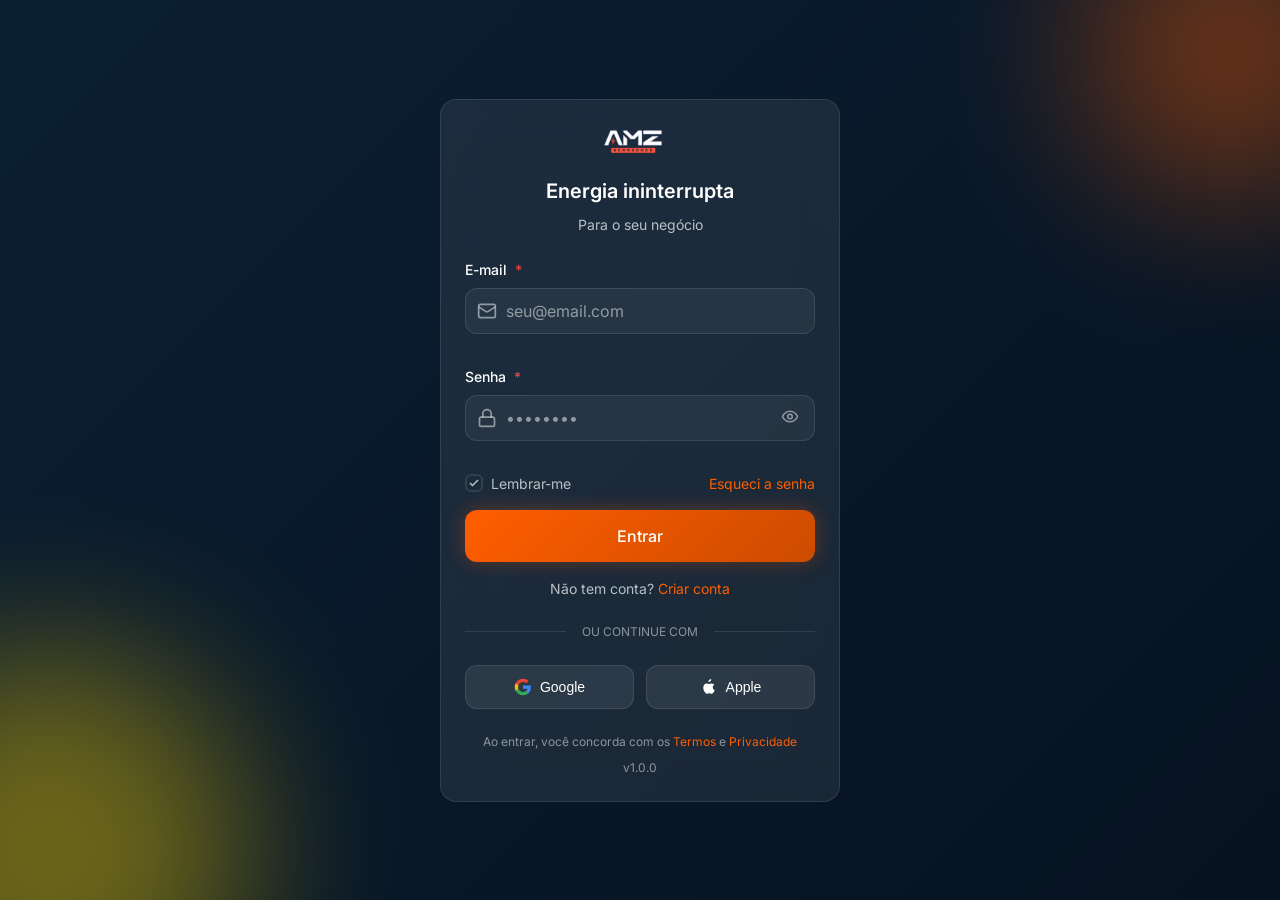
<file: index.html>
<!DOCTYPE html>
<html lang="pt-BR">
<head>
  <meta charset="UTF-8">
  <meta name="viewport" content="width=device-width, initial-scale=1.0, maximum-scale=5.0">
  <meta name="theme-color" content="#0B1F33">
  <meta name="description" content="AMZ App - Sistema de Gerenciamento de Geradores">
  <title>Login - AMZ App</title>
  <link rel="manifest" href="./manifest.json">
  <link rel="icon" type="image/svg+xml" href="./assets/icons/logoamz.png">
  <link rel="preconnect" href="https://fonts.googleapis.com">
  <link rel="preconnect" href="https://fonts.gstatic.com" crossorigin>
  <link href="https://fonts.googleapis.com/css2?family=Inter:wght@300;400;500;600;700&display=swap" rel="stylesheet">
  <link rel="stylesheet" href="./css/styles.css">
</head>
<body>
  <main class="login-page">
    <div class="login-card">

      <header class="login-header">
        <div class="login-logo">
          <div class="navbar-brand-icon">
            <img src="./assets/icons/logoamz.png" alt="Logo AMZ" class="navbar-logo">
          </div>
          <span class="navbar-brand-text"><span></span></span>
        </div>
        <h1 class="login-title">Energia ininterrupta</h1>
        <p class="login-subtitle">Para o seu negócio</p>
      </header>

      <!-- Feedback OAuth (retorno do redirect) -->
      <div id="feedbackMsg" style="display:none; padding:12px 16px; border-radius:8px; font-size:14px; margin-bottom:16px;"></div>

      <form id="loginForm" class="login-form">

        <div class="form-group">
          <label for="email" class="form-label">E-mail <span class="required">*</span></label>
          <div class="input-group">
            <svg class="input-icon" width="20" height="20" viewBox="0 0 24 24" fill="none" stroke="currentColor" stroke-width="2">
              <rect x="2" y="4" width="20" height="16" rx="2"></rect>
              <path d="m22 7-8.97 5.7a1.94 1.94 0 0 1-2.06 0L2 7"></path>
            </svg>
            <input type="email" id="email" class="form-input" placeholder="seu@email.com" required autocomplete="email">
          </div>
          <span id="emailError" class="form-error" style="display:none;"></span>
        </div>

        <div class="form-group">
          <label for="password" class="form-label">Senha <span class="required">*</span></label>
          <div class="input-group">
            <svg class="input-icon" width="20" height="20" viewBox="0 0 24 24" fill="none" stroke="currentColor" stroke-width="2">
              <rect x="3" y="11" width="18" height="11" rx="2" ry="2"></rect>
              <path d="M7 11V7a5 5 0 0 1 10 0v4"></path>
            </svg>
            <input type="password" id="password" class="form-input" placeholder="••••••••" required minlength="6" autocomplete="current-password">
            <button type="button" id="togglePassword" class="input-toggle" aria-label="Mostrar senha">
              <svg width="18" height="18" viewBox="0 0 24 24" fill="none" stroke="currentColor" stroke-width="2">
                <path d="M2 12s3-7 10-7 10 7 10 7-3 7-10 7-10-7-10-7Z"></path>
                <circle cx="12" cy="12" r="3"></circle>
              </svg>
            </button>
          </div>
          <span id="passwordError" class="form-error" style="display:none;"></span>
        </div>

        <div class="login-options">
          <label class="remember-me">
            <input type="checkbox" id="rememberMe">
            <span class="checkmark">
              <svg width="12" height="12" viewBox="0 0 24 24" fill="none" stroke="currentColor" stroke-width="3">
                <polyline points="20 6 9 17 4 12"></polyline>
              </svg>
            </span>
            Lembrar-me
          </label>
          <a href="#" id="forgotPassword">Esqueci a senha</a>
        </div>

        <button type="submit" id="submitBtn" class="btn btn-primary btn-lg">
          <span id="btnText">Entrar</span>
          <span id="btnSpinner" class="spinner" style="display:none;"></span>
        </button>

        <!-- Aviso de cold start do Supabase (aparece após 5s de espera) -->
        <p id="loginSlowMsg" style="display:none; margin-top:10px; font-size:0.85rem; color:#f59e0b; text-align:center;"></p>

        <p class="login-register">
          Não tem conta? <a href="./pages/cadastro.html">Criar conta</a>
        </p>

        <div class="divider"><span>ou continue com</span></div>

        <div class="social-login">
          <button type="button" id="btnGoogle" class="social-btn">
            <svg width="18" height="18" viewBox="0 0 24 24">
              <path fill="#4285F4" d="M22.56 12.25c0-.78-.07-1.53-.2-2.25H12v4.26h5.92c-.26 1.37-1.04 2.53-2.21 3.31v2.77h3.57c2.08-1.92 3.28-4.74 3.28-8.09z"/>
              <path fill="#34A853" d="M12 23c2.97 0 5.46-.98 7.28-2.66l-3.57-2.77c-.98.66-2.23 1.06-3.71 1.06-2.86 0-5.29-1.93-6.16-4.53H2.18v2.84C3.99 20.53 7.7 23 12 23z"/>
              <path fill="#FBBC05" d="M5.84 14.09c-.22-.66-.35-1.36-.35-2.09s.13-1.43.35-2.09V7.07H2.18C1.43 8.55 1 10.22 1 12s.43 3.45 1.18 4.93l2.85-2.22.81-.62z"/>
              <path fill="#EA4335" d="M12 5.38c1.62 0 3.06.56 4.21 1.64l3.15-3.15C17.45 2.09 14.97 1 12 1 7.7 1 3.99 3.47 2.18 7.07l3.66 2.84c.87-2.6 3.3-4.53 6.16-4.53z"/>
            </svg>
            Google
          </button>
          <button type="button" id="btnApple" class="social-btn">
            <svg width="18" height="18" viewBox="0 0 24 24" fill="currentColor">
              <path d="M17.05 20.28c-.98.95-2.05.88-3.08.4-1.09-.5-2.08-.48-3.24 0-1.44.62-2.2.44-3.06-.4C2.79 15.25 3.51 7.59 9.05 7.31c1.35.07 2.29.74 3.08.8 1.18-.24 2.31-.93 3.57-.84 1.51.12 2.65.72 3.4 1.8-3.12 1.87-2.38 5.98.48 7.13-.57 1.5-1.31 2.99-2.53 4.08zm-5.85-15.1c.07-2.04 1.76-3.79 3.78-3.94.29 2.32-1.93 4.48-3.78 3.94z"/>
            </svg>
            Apple
          </button>
        </div>

      </form>

      <footer style="margin-top:var(--space-6);text-align:center;font-size:var(--text-xs);color:var(--text-muted);">
        <p>Ao entrar, você concorda com os <a href="#">Termos</a> e <a href="#">Privacidade</a></p>
        <p style="margin-top:var(--space-2);">v1.0.0</p>
      </footer>
    </div>
  </main>

  <script src="./config.js"></script>
  <script src="./js/utils/helpers.js"></script>
  <script src="./js/services/mock.service.js"></script>
  <script src="./js/services/api.service.js"></script>
  <script src="./js/services/auth.service.js"></script>
  <script src="./js/services/permissions.service.js"></script>
  <script src="./js/app.js"></script>
  <script src="./js/services/generator-readings.service.js"></script>

  <script>
  (function() {

    // ─── Trata callback OAuth (retorno do Google/Apple) ──────────────────
    // Supabase redireciona de volta com #access_token=...&refresh_token=...
    // Também usado na confirmação de e-mail: type=signup
    const hash = window.location.hash;
    if (hash.includes('access_token')) {
      const params = new URLSearchParams(hash.replace('#', ''));
      const accessToken  = params.get('access_token');
      const refreshToken = params.get('refresh_token');
      const expiresIn    = parseInt(params.get('expires_in') || '3600', 10);
      const type         = params.get('type'); // 'signup' = confirmação de e-mail

      if (accessToken) {
        // Salva sessão OAuth no mesmo formato do login manual
        localStorage.setItem(window.CONFIG.AUTH.TOKEN_KEY,         accessToken);
        localStorage.setItem(window.CONFIG.AUTH.REFRESH_TOKEN_KEY, refreshToken || '');
        localStorage.setItem('amz_token_expiry',
          String(Math.floor(Date.now() / 1000) + expiresIn));

        // Busca dados do usuário na API do Supabase
        fetch(`${window.CONFIG.SUPABASE.URL}/auth/v1/user`, {
          headers: {
            'apikey':        window.CONFIG.SUPABASE.ANON_KEY,
            'Authorization': `Bearer ${accessToken}`
          }
        })
        .then(r => r.json())
        .then(async u => {
          // Consulta public.users para obter role e dados reais do perfil
          let publicProfile = {};
          try {
            const profileRes = await fetch(
              `${window.CONFIG.SUPABASE.URL}/rest/v1/users?id=eq.${u.id}&select=*`,
              {
                headers: {
                  'apikey':        window.CONFIG.SUPABASE.ANON_KEY,
                  'Authorization': `Bearer ${accessToken}`
                }
              }
            );
            const profiles = await profileRes.json();
            if (Array.isArray(profiles) && profiles.length > 0) {
              publicProfile = profiles[0];
            }
          } catch (e) {
            console.warn('[OAuth] Não foi possível carregar public.users:', e.message);
          }

          const existsInPublic = !!publicProfile.id;
          // Novo usuário: veio de OAuth sem perfil, ou confirmou e-mail agora (type=signup)
          const isNewUser = (!existsInPublic && !u.user_metadata?.role) || type === 'signup';

          const user = {
            id:        u.id,
            email:     u.email,
            name:      publicProfile.name      || u.user_metadata?.full_name || u.user_metadata?.name || u.email,
            role:      publicProfile.role      || u.user_metadata?.role      || 'cliente',
            isPending: isNewUser ? true        : (u.user_metadata?.isPending === true),
            phone:     publicProfile.phone     || '',
            company:   publicProfile.company   || '',
            bio:       publicProfile.bio       || '',
            avatarUrl: publicProfile.avatar_url || '',
          };

          localStorage.setItem(window.CONFIG.AUTH.USER_KEY, JSON.stringify(user));

          // Se confirmou e-mail agora (type=signup), vai direto ao dashboard
          // com flag para completar perfil, sem precisar fazer login de novo
          if (user.isPending) {
            window.location.href = 'pages/dashboard.html?complete_profile=1';
          } else {
            window.location.href = 'pages/dashboard.html';
          }
        })
        .catch(() => {
          window.location.href = 'pages/dashboard.html?complete_profile=1';
        });
        return;
      }
    }

    // Mostra mensagem se veio do cadastro
    const _params = new URLSearchParams(window.location.search);
    if (_params.get('registered') === '1') {
      const fb = document.getElementById('feedbackMsg');
      if (fb) {
        fb.textContent = '✅ Conta criada! Verifique seu e-mail e clique no link de confirmação para ativar sua conta.';
        fb.style.display = 'block';
        fb.style.background = 'rgba(16,185,129,0.15)';
        fb.style.color   = '#10b981';
        fb.style.border  = '1px solid #10b981';
      }
    }

    // ─── Já logado → dashboard ────────────────────────────────────────────
    if (AuthService.isAuthenticated()) {
      AuthService.redirectAfterLogin();
      return;
    }

    const form           = document.getElementById('loginForm');
    const emailInput     = document.getElementById('email');
    const passwordInput  = document.getElementById('password');
    const togglePassword = document.getElementById('togglePassword');
    const submitBtn      = document.getElementById('submitBtn');
    const btnText        = document.getElementById('btnText');
    const btnSpinner     = document.getElementById('btnSpinner');
    const emailError     = document.getElementById('emailError');
    const passwordError  = document.getElementById('passwordError');
    const feedbackMsg    = document.getElementById('feedbackMsg');

    // Toggle senha
    togglePassword.addEventListener('click', () => {
      passwordInput.type = passwordInput.type === 'password' ? 'text' : 'password';
    });

    // Email salvo
    const saved = localStorage.getItem('amz_remember_email');
    if (saved) {
      emailInput.value = saved;
      document.getElementById('rememberMe').checked = true;
    }

    function showError(el, msg) { el.textContent = msg; el.style.display = 'flex'; }
    function hideErrors() {
      emailError.style.display   = 'none';
      passwordError.style.display = 'none';
      feedbackMsg.style.display  = 'none';
    }
    function setLoading(on) {
      submitBtn.disabled       = on;
      btnText.style.display    = on ? 'none'  : 'inline';
      btnSpinner.style.display = on ? 'block' : 'none';
    }
    function showFeedback(msg, type = 'error') {
      feedbackMsg.textContent   = msg;
      feedbackMsg.style.display = 'block';
      feedbackMsg.style.background = type === 'success'
        ? 'rgba(16,185,129,0.15)' : 'rgba(239,68,68,0.15)';
      feedbackMsg.style.color   = type === 'success' ? '#10b981' : '#ef4444';
      feedbackMsg.style.border  = `1px solid ${type === 'success' ? '#10b981' : '#ef4444'}`;
    }

    function validate() {
      hideErrors();
      let ok = true;
      if (!emailInput.value.trim() || !Utils.isValidEmail(emailInput.value)) {
        showError(emailError, 'E-mail inválido'); ok = false;
      }
      if (!passwordInput.value || passwordInput.value.length < 6) {
        showError(passwordError, 'Senha deve ter pelo menos 6 caracteres'); ok = false;
      }
      return ok;
    }

    // ─── Login email/senha ────────────────────────────────────────────────
    form.addEventListener('submit', async (e) => {
      e.preventDefault();
      if (!validate()) return;
      setLoading(true);

      const result = await AuthService.login(emailInput.value.trim(), passwordInput.value);

      if (result.success) {
        if (document.getElementById('rememberMe').checked) {
          localStorage.setItem('amz_remember_email', emailInput.value.trim());
        } else {
          localStorage.removeItem('amz_remember_email');
        }
        // Verifica se perfil está pendente
        if (result.user?.isPending) {
          window.location.href = 'pages/dashboard.html?complete_profile=1';
        } else {
          AuthService.redirectAfterLogin();
        }
      } else {
        showFeedback(result.error || 'E-mail ou senha incorretos');
        setLoading(false);
      }
    });

    // ─── Esqueci a senha ──────────────────────────────────────────────────
    document.getElementById('forgotPassword').addEventListener('click', async (e) => {
      e.preventDefault();
      const email = emailInput.value.trim();
      if (!email || !Utils.isValidEmail(email)) {
        showError(emailError, 'Digite seu e-mail para recuperar a senha');
        return;
      }

      const res = await fetch(
        `${window.CONFIG.SUPABASE.URL}/auth/v1/recover`,
        {
          method: 'POST',
          headers: {
            'Content-Type': 'application/json',
            'apikey': window.CONFIG.SUPABASE.ANON_KEY
          },
          body: JSON.stringify({ email })
        }
      );

      if (res.ok) {
        showFeedback('E-mail de recuperação enviado! Verifique sua caixa de entrada.', 'success');
      } else {
        showFeedback('Erro ao enviar e-mail de recuperação.');
      }
    });

    // ─── OAuth Google ─────────────────────────────────────────────────────
    document.getElementById('btnGoogle').addEventListener('click', () => {
      if (!window.CONFIG?.FEATURES?.OAUTH_GOOGLE) {
        showFeedback('Login com Google não habilitado.'); return;
      }
      window.location.href =
        `${window.CONFIG.SUPABASE.URL}/auth/v1/authorize?provider=google` +
        `&redirect_to=${encodeURIComponent('https://glefgestoes.github.io/base-teste-app/index.html')}`;
    });

    // ─── OAuth Apple ──────────────────────────────────────────────────────
    document.getElementById('btnApple').addEventListener('click', () => {
      if (!window.CONFIG?.FEATURES?.OAUTH_APPLE) {
        showFeedback('Login com Apple não habilitado.'); return;
      }
      window.location.href =
        `${window.CONFIG.SUPABASE.URL}/auth/v1/authorize?provider=apple` +
        `&redirect_to=${encodeURIComponent('https://glefgestoes.github.io/base-teste-app/index.html')}`;
    });

  })();
  </script>
</body>
</html>
</file>
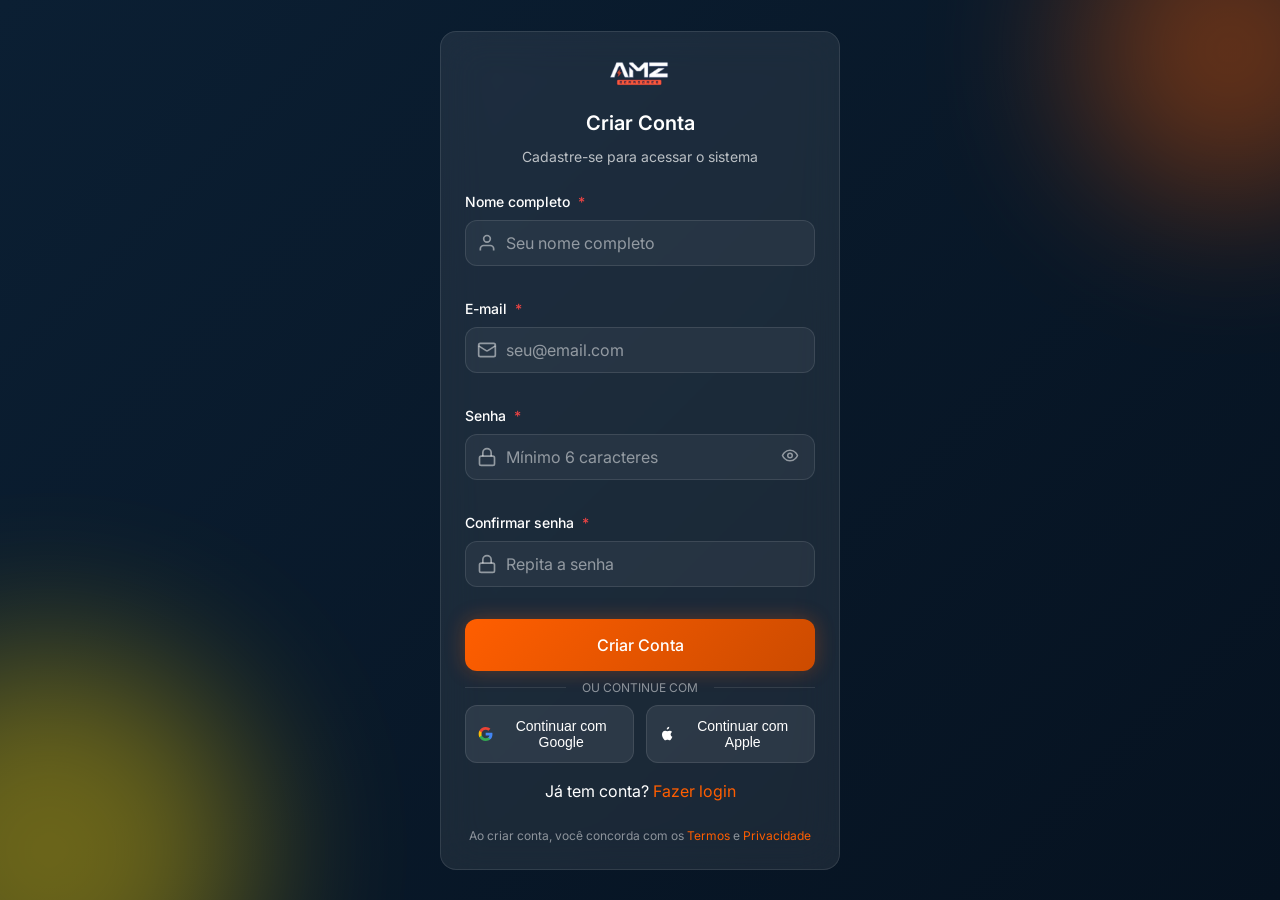
<file: pages/cadastro.html>
<!DOCTYPE html>
<html lang="pt-BR">
<head>
  <meta charset="UTF-8">
  <meta name="viewport" content="width=device-width, initial-scale=1.0">
  <meta name="theme-color" content="#0B1F33">
  <title>Criar Conta - AMZ App</title>
  <link rel="manifest" href="../manifest.json">
  <link rel="icon" type="image/svg+xml" href="../assets/icons/logoamz.png">
  <link rel="preconnect" href="https://fonts.googleapis.com">
  <link rel="preconnect" href="https://fonts.gstatic.com" crossorigin>
  <link href="https://fonts.googleapis.com/css2?family=Inter:wght@300;400;500;600;700&display=swap" rel="stylesheet">
  <link rel="stylesheet" href="../css/styles.css">
</head>
<body>
<div class="login-page">
  <div class="login-card">

    <header class="login-header">
      <div class="login-logo">
        <div class="navbar-brand-icon">
          <img src="../assets/icons/logoamz.png" alt="Logo AMZ" class="navbar-logo">
        </div>
      </div>
      <h1 class="login-title">Criar Conta</h1>
      <p class="login-subtitle">Cadastre-se para acessar o sistema</p>
    </header>

    <!-- Mensagem de feedback -->
    <div id="feedbackMsg" style="display:none; padding:12px 16px; border-radius:8px; font-size:14px; margin-bottom:16px;"></div>

    <form id="registerForm" class="login-form">

      <div class="form-group">
        <label for="name" class="form-label">Nome completo <span class="required">*</span></label>
        <div class="input-group">
          <svg class="input-icon" width="20" height="20" viewBox="0 0 24 24" fill="none" stroke="currentColor" stroke-width="2">
            <path d="M20 21v-2a4 4 0 0 0-4-4H8a4 4 0 0 0-4 4v2"></path>
            <circle cx="12" cy="7" r="4"></circle>
          </svg>
          <input type="text" id="name" class="form-input" placeholder="Seu nome completo" required autocomplete="name">
        </div>
        <span id="nameError" class="form-error" style="display:none;"></span>
      </div>

      <div class="form-group">
        <label for="email" class="form-label">E-mail <span class="required">*</span></label>
        <div class="input-group">
          <svg class="input-icon" width="20" height="20" viewBox="0 0 24 24" fill="none" stroke="currentColor" stroke-width="2">
            <rect x="2" y="4" width="20" height="16" rx="2"></rect>
            <path d="m22 7-8.97 5.7a1.94 1.94 0 0 1-2.06 0L2 7"></path>
          </svg>
          <input type="email" id="email" class="form-input" placeholder="seu@email.com" required autocomplete="email">
        </div>
        <span id="emailError" class="form-error" style="display:none;"></span>
      </div>

      <div class="form-group">
        <label for="password" class="form-label">Senha <span class="required">*</span></label>
        <div class="input-group">
          <svg class="input-icon" width="20" height="20" viewBox="0 0 24 24" fill="none" stroke="currentColor" stroke-width="2">
            <rect x="3" y="11" width="18" height="11" rx="2" ry="2"></rect>
            <path d="M7 11V7a5 5 0 0 1 10 0v4"></path>
          </svg>
          <input type="password" id="password" class="form-input" placeholder="Mínimo 6 caracteres" required minlength="6" autocomplete="new-password">
          <button type="button" id="togglePassword" class="input-toggle" aria-label="Mostrar senha">
            <svg width="18" height="18" viewBox="0 0 24 24" fill="none" stroke="currentColor" stroke-width="2">
              <path d="M2 12s3-7 10-7 10 7 10 7-3 7-10 7-10-7-10-7Z"></path>
              <circle cx="12" cy="12" r="3"></circle>
            </svg>
          </button>
        </div>
        <span id="passwordError" class="form-error" style="display:none;"></span>
      </div>

      <div class="form-group">
        <label for="confirmPassword" class="form-label">Confirmar senha <span class="required">*</span></label>
        <div class="input-group">
          <svg class="input-icon" width="20" height="20" viewBox="0 0 24 24" fill="none" stroke="currentColor" stroke-width="2">
            <rect x="3" y="11" width="18" height="11" rx="2" ry="2"></rect>
            <path d="M7 11V7a5 5 0 0 1 10 0v4"></path>
          </svg>
          <input type="password" id="confirmPassword" class="form-input" placeholder="Repita a senha" required autocomplete="new-password">
        </div>
        <span id="confirmError" class="form-error" style="display:none;"></span>
      </div>

      <button type="submit" id="submitBtn" class="btn btn-primary btn-lg">
        <span id="btnText">Criar Conta</span>
        <span id="btnSpinner" class="spinner" style="display:none;"></span>
      </button>

    </form>

    <div class="divider"><span>ou continue com</span></div>

    <!-- Login Social -->
    <div class="social-login">
      <button type="button" id="btnGoogle" class="social-btn">
        <svg width="18" height="18" viewBox="0 0 24 24">
          <path fill="#4285F4" d="M22.56 12.25c0-.78-.07-1.53-.2-2.25H12v4.26h5.92c-.26 1.37-1.04 2.53-2.21 3.31v2.77h3.57c2.08-1.92 3.28-4.74 3.28-8.09z"/>
          <path fill="#34A853" d="M12 23c2.97 0 5.46-.98 7.28-2.66l-3.57-2.77c-.98.66-2.23 1.06-3.71 1.06-2.86 0-5.29-1.93-6.16-4.53H2.18v2.84C3.99 20.53 7.7 23 12 23z"/>
          <path fill="#FBBC05" d="M5.84 14.09c-.22-.66-.35-1.36-.35-2.09s.13-1.43.35-2.09V7.07H2.18C1.43 8.55 1 10.22 1 12s.43 3.45 1.18 4.93l2.85-2.22.81-.62z"/>
          <path fill="#EA4335" d="M12 5.38c1.62 0 3.06.56 4.21 1.64l3.15-3.15C17.45 2.09 14.97 1 12 1 7.7 1 3.99 3.47 2.18 7.07l3.66 2.84c.87-2.6 3.3-4.53 6.16-4.53z"/>
        </svg>
        Continuar com Google
      </button>
      <button type="button" id="btnApple" class="social-btn">
        <svg width="18" height="18" viewBox="0 0 24 24" fill="currentColor">
          <path d="M17.05 20.28c-.98.95-2.05.88-3.08.4-1.09-.5-2.08-.48-3.24 0-1.44.62-2.2.44-3.06-.4C2.79 15.25 3.51 7.59 9.05 7.31c1.35.07 2.29.74 3.08.8 1.18-.24 2.31-.93 3.57-.84 1.51.12 2.65.72 3.4 1.8-3.12 1.87-2.38 5.98.48 7.13-.57 1.5-1.31 2.99-2.53 4.08zm-5.85-15.1c.07-2.04 1.76-3.79 3.78-3.94.29 2.32-1.93 4.48-3.78 3.94z"/>
        </svg>
        Continuar com Apple
      </button>
    </div>

    <p class="text-center" style="margin-top:16px;">
      Já tem conta? <a href="../index.html">Fazer login</a>
    </p>

    <footer style="margin-top:var(--space-6);text-align:center;font-size:var(--text-xs);color:var(--text-muted);">
      <p>Ao criar conta, você concorda com os <a href="#">Termos</a> e <a href="#">Privacidade</a></p>
    </footer>

  </div>
</div>

<script src="../config.js"></script>
<script src="../js/utils/helpers.js"></script>
<script src="../js/services/mock.service.js"></script>
<script src="../js/services/api.service.js"></script>
<script src="../js/services/auth.service.js"></script>
  <script src="../js/services/permissions.service.js"></script>
<script src="../js/services/generator-readings.service.js"></script>

<script>
(function() {

  // Se já estiver logado, vai pro dashboard
  if (AuthService.isAuthenticated()) {
    window.location.href = '../pages/dashboard.html';
    return;
  }

  const form           = document.getElementById('registerForm');
  const submitBtn      = document.getElementById('submitBtn');
  const btnText        = document.getElementById('btnText');
  const btnSpinner     = document.getElementById('btnSpinner');
  const feedbackMsg    = document.getElementById('feedbackMsg');
  const togglePassword = document.getElementById('togglePassword');

  // ─── Toggle senha ─────────────────────────────────────────────────────
  togglePassword.addEventListener('click', () => {
    const pwd  = document.getElementById('password');
    pwd.type   = pwd.type === 'password' ? 'text' : 'password';
  });

  // ─── Helpers de UI ────────────────────────────────────────────────────
  function showError(id, msg) {
    const el = document.getElementById(id);
    if (el) { el.textContent = msg; el.style.display = 'flex'; }
  }
  function hideErrors() {
    ['nameError','emailError','passwordError','confirmError'].forEach(id => {
      const el = document.getElementById(id);
      if (el) el.style.display = 'none';
    });
    feedbackMsg.style.display = 'none';
  }
  function showFeedback(msg, type = 'error') {
    feedbackMsg.textContent    = msg;
    feedbackMsg.style.display  = 'block';
    feedbackMsg.style.background = type === 'success'
      ? 'rgba(16,185,129,0.15)' : 'rgba(239,68,68,0.15)';
    feedbackMsg.style.color    = type === 'success' ? '#10b981' : '#ef4444';
    feedbackMsg.style.border   = `1px solid ${type === 'success' ? '#10b981' : '#ef4444'}`;
  }
  function setLoading(on) {
    submitBtn.disabled        = on;
    btnText.style.display     = on ? 'none'   : 'inline';
    btnSpinner.style.display  = on ? 'block'  : 'none';
  }

  // ─── Validação ────────────────────────────────────────────────────────
  function validate() {
    hideErrors();
    let ok = true;
    const name    = document.getElementById('name').value.trim();
    const email   = document.getElementById('email').value.trim();
    const pwd     = document.getElementById('password').value;
    const confirm = document.getElementById('confirmPassword').value;

    if (!name || name.length < 2) {
      showError('nameError', 'Nome deve ter pelo menos 2 caracteres'); ok = false;
    }
    if (!email || !Utils.isValidEmail(email)) {
      showError('emailError', 'E-mail inválido'); ok = false;
    }
    if (!pwd || pwd.length < 6) {
      showError('passwordError', 'Senha deve ter pelo menos 6 caracteres'); ok = false;
    }
    if (pwd !== confirm) {
      showError('confirmError', 'As senhas não coincidem'); ok = false;
    }
    return ok;
  }

  // ─── Submit — cadastro com email/senha ────────────────────────────────
  form.addEventListener('submit', async (e) => {
    e.preventDefault();
    if (!validate()) return;

    setLoading(true);

    const name     = document.getElementById('name').value.trim();
    const email    = document.getElementById('email').value.trim();
    const password = document.getElementById('password').value;

    const result = await AuthService.register({
      name,
      email,
      password,
      role:      'cliente',
      isPending: true,
    });

    if (result.success) {
      // Confirmação de e-mail habilitada no Supabase:
      // informa o usuário e redireciona para o login após 4 segundos.
      showFeedback(
        '✅ Conta criada! Enviamos um e-mail de confirmação para ' + email + '. Clique no link para ativar sua conta e depois faça login.',
        'success'
      );
      setTimeout(() => {
        window.location.href = '../index.html';
      }, 4000);
    } else {
      showFeedback(result.error || 'Erro ao criar conta. Tente novamente.');
      setLoading(false);
    }
  });

  // ─── OAuth Google ─────────────────────────────────────────────────────
  document.getElementById('btnGoogle').addEventListener('click', async () => {
    if (!window.CONFIG?.FEATURES?.OAUTH_GOOGLE) {
      showFeedback('Login com Google não habilitado.'); return;
    }
    try {
      // Deriva o caminho base a partir da localização atual do arquivo cadastro.html
      // Ex: https://glefgestoes.github.io/base-teste-app/pages/cadastro.html
      //  → https://glefgestoes.github.io/base-teste-app/pages/dashboard.html
      const redirectTo = window.location.href.replace('cadastro.html', 'dashboard.html').split('?')[0];
      window.location.href =
        `${window.CONFIG.SUPABASE.URL}/auth/v1/authorize?provider=google` +
        `&redirect_to=${encodeURIComponent(redirectTo)}`;
    } catch(err) {
      showFeedback('Erro ao iniciar login com Google: ' + err.message);
    }
  });

  // ─── OAuth Apple ──────────────────────────────────────────────────────
  document.getElementById('btnApple').addEventListener('click', () => {
    if (!window.CONFIG?.FEATURES?.OAUTH_APPLE) {
      showFeedback('Login com Apple não habilitado.'); return;
    }
    window.location.href =
      `${window.CONFIG.SUPABASE.URL}/auth/v1/authorize?provider=apple` +
      `&redirect_to=${encodeURIComponent(window.location.origin + '/pages/dashboard.html')}`;
  });

})();
</script>
</body>
</html>
</file>
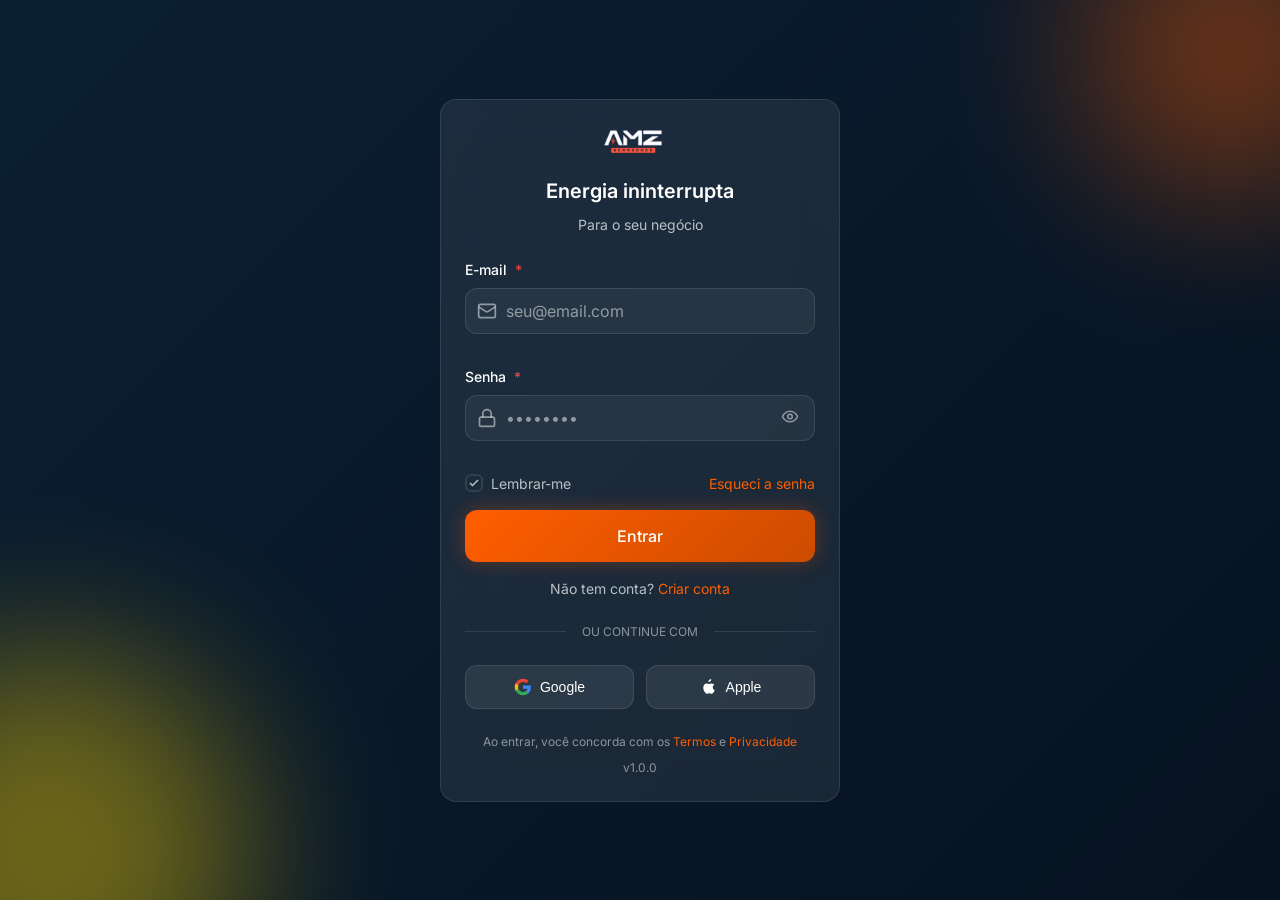
<file: pages/clientes.html>
<!DOCTYPE html>
<html lang="pt-BR">
<head>
  <meta charset="UTF-8">
  <meta name="viewport" content="width=device-width, initial-scale=1.0">
  <meta name="theme-color" content="#0B1F33">
  <title>Clientes - AMZ App</title>
  <link rel="manifest" href="../manifest.json">
  <link rel="icon" type="image/svg+xml" href="../assets/icons/logoamz.png">
  <link href="https://fonts.googleapis.com/css2?family=Inter:wght@300;400;500;600;700&display=swap" rel="stylesheet">
  <link rel="stylesheet" href="../css/styles.css">
</head>
<body>
  <header class="navbar">
    <a href="../pages/dashboard.html" class="navbar-brand" data-page="dashboard">
      <div class="navbar-brand-icon">
		  <img src="../assets/icons/logoamz.png" alt="Logo AMZ" class="navbar-logo">
	  </div>
      <span class="navbar-brand-text"><span>App</span></span>
    </a>
    <div class="navbar-actions">
      <button type="button" id="menuToggle" class="btn btn-secondary btn-sm">
        <svg width="20" height="20" viewBox="0 0 24 24" fill="none" stroke="currentColor" stroke-width="2">
          <line x1="3" y1="12" x2="21" y2="12"></line>
          <line x1="3" y1="6" x2="21" y2="6"></line>
          <line x1="3" y1="18" x2="21" y2="18"></line>
        </svg>
      </button>
    </div>
  </header>

  <div id="sidebarOverlay" class="sidebar-overlay"></div>
  <aside id="sidebar" class="sidebar">
    <nav>
      <ul class="sidebar-menu">
        <li class="sidebar-menu-item"><a href="../pages/dashboard.html" class="sidebar-menu-link" data-label="Dashboard" data-page="dashboard"><svg width="20" height="20" viewBox="0 0 24 24" fill="none" stroke="currentColor" stroke-width="2"><rect x="3" y="3" width="7" height="7"></rect><rect x="14" y="3" width="7" height="7"></rect><rect x="14" y="14" width="7" height="7"></rect><rect x="3" y="14" width="7" height="7"></rect></svg><span>Dashboard</span></a></li>
        <li class="sidebar-menu-item"><a href="../pages/monitoramento.html" class="sidebar-menu-link" data-label="Monitoramento" data-page="monitoramento"><svg width="20" height="20" viewBox="0 0 24 24" fill="none" stroke="currentColor" stroke-width="2"><path d="M22 12h-4l-3 9L9 3l-3 9H2"></path></svg><span>Monitoramento</span></a></li>
        <li class="sidebar-menu-item"><a href="../pages/relatorios.html" class="sidebar-menu-link" data-label="Relatórios" data-page="relatorios"><svg width="20" height="20" viewBox="0 0 24 24" fill="none" stroke="currentColor" stroke-width="2"><path d="M14 2H6a2 2 0 0 0-2 2v16a2 2 0 0 0 2 2h12a2 2 0 0 0 2-2V8z"></path><polyline points="14 2 14 8 20 8"></polyline></svg><span>Relatórios</span></a></li>
        <li class="sidebar-menu-item"><a href="../pages/clientes.html" class="sidebar-menu-link active" data-label="Clientes" data-page="clientes"><svg width="20" height="20" viewBox="0 0 24 24" fill="none" stroke="currentColor" stroke-width="2"><path d="M17 21v-2a4 4 0 0 0-4-4H5a4 4 0 0 0-4 4v2"></path><circle cx="9" cy="7" r="4"></circle></svg><span>Clientes</span></a></li>
        <li class="sidebar-menu-item"><a href="../pages/geradores.html" class="sidebar-menu-link" data-label="Geradores" data-page="geradores"><svg width="20" height="20" viewBox="0 0 24 24" fill="none" stroke="currentColor" stroke-width="2" stroke-linecap="round" stroke-linejoin="round"><rect x="3" y="7" width="18" height="14" rx="2" ry="2"></rect><path d="M7 7V4h2v3M15 7V4h2v3M6 14h4M8 12v4M14 14h4"></path></svg><span>Geradores</span></a></li>
		<li class="sidebar-menu-item"><a href="../pages/configuracoes.html" class="sidebar-menu-link" data-label="Configurações" data-page="configuracoes"><svg width="20" height="20" viewBox="0 0 24 24" fill="none" stroke="currentColor" stroke-width="2"><circle cx="12" cy="12" r="3"></circle><path d="M19.4 15a1.65 1.65 0 0 0 .33 1.82l.06.06a2 2 0 0 1 0 2.83 2 2 0 0 1-2.83 0l-.06-.06a1.65 1.65 0 0 0-1.82-.33 1.65 1.65 0 0 0-1 1.51V21a2 2 0 0 1-2 2 2 2 0 0 1-2-2v-.09A1.65 1.65 0 0 0 9 19.4a1.65 1.65 0 0 0-1.82.33l-.06.06a2 2 0 0 1-2.83 0 2 2 0 0 1 0-2.83l-.06-.06a1.65 1.65 0 0 0 .33-1.82 1.65 1.65 0 0 0-1.51-1H3a2 2 0 0 1-2-2 2 2 0 0 1 2-2h.09A1.65 1.65 0 0 0 4.6 9a1.65 1.65 0 0 0-.33-1.82l-.06-.06a2 2 0 0 1 0-2.83 2 2 0 0 1 2.83 0l.06.06a1.65 1.65 0 0 0 1.82.33H9a1.65 1.65 0 0 0 1-1.51V3a2 2 0 0 1 2-2 2 2 0 0 1 2 2v.09a1.65 1.65 0 0 0 1 1.51 1.65 1.65 0 0 0 1.82-.33l.06-.06a2 2 0 0 1 2.83 0 2 2 0 0 1 0 2.83l-.06.06a1.65 1.65 0 0 0-.33 1.82V9a1.65 1.65 0 0 0 1.51 1H21a2 2 0 0 1 2 2 2 2 0 0 1-2 2h-.09a1.65 1.65 0 0 0-1.51 1z"></path></svg><span>Configurações</span></a></li>
      </ul>
    </nav>
  </aside>

  <nav class="bottom-nav">
    <a href="../pages/dashboard.html" class="bottom-nav-item" data-page="dashboard"><svg viewBox="0 0 24 24" fill="none" stroke="currentColor" stroke-width="2"><rect x="3" y="3" width="7" height="7"></rect><rect x="14" y="3" width="7" height="7"></rect><rect x="14" y="14" width="7" height="7"></rect><rect x="3" y="14" width="7" height="7"></rect></svg><span>Início</span></a>
    <a href="../pages/monitoramento.html" class="bottom-nav-item" data-page="monitoramento"><svg viewBox="0 0 24 24" fill="none" stroke="currentColor" stroke-width="2"><path d="M22 12h-4l-3 9L9 3l-3 9H2"></path></svg><span>Monitor</span></a>
    <a href="../pages/relatorios.html" class="bottom-nav-item" data-page="relatorios"><svg viewBox="0 0 24 24" fill="none" stroke="currentColor" stroke-width="2"><path d="M14 2H6a2 2 0 0 0-2 2v16a2 2 0 0 0 2 2h12a2 2 0 0 0 2-2V8z"></path><polyline points="14 2 14 8 20 8"></polyline></svg><span>Relatórios</span></a>
    <a href="../pages/clientes.html" class="bottom-nav-item active" data-page="clientes"><svg viewBox="0 0 24 24" fill="none" stroke="currentColor" stroke-width="2"><path d="M17 21v-2a4 4 0 0 0-4-4H5a4 4 0 0 0-4 4v2"></path><circle cx="9" cy="7" r="4"></circle></svg><span>Clientes</span></a>
    <a href="../pages/geradores.html" class="bottom-nav-item" data-page="geradores"><svg viewBox="0 0 24 24" fill="none" stroke="currentColor" stroke-width="2" stroke-linecap="round" stroke-linejoin="round"><rect x="3" y="7" width="18" height="14" rx="2" ry="2"></rect><path d="M7 7V4h2v3M15 7V4h2v3M6 14h4M8 12v4M14 14h4"></path></svg><span>Geradores</span></a>
	<a href="../pages/configuracoes.html" class="bottom-nav-item" data-page="configuracoes"><svg viewBox="0 0 24 24" fill="none" stroke="currentColor" stroke-width="2"><circle cx="12" cy="12" r="3"></circle><path d="M19.4 15a1.65 1.65 0 0 0 .33 1.82l.06.06a2 2 0 0 1 0 2.83 2 2 0 0 1-2.83 0l-.06-.06a1.65 1.65 0 0 0-1.82-.33 1.65 1.65 0 0 0-1 1.51V21a2 2 0 0 1-2 2 2 2 0 0 1-2-2v-.09A1.65 1.65 0 0 0 9 19.4a1.65 1.65 0 0 0-1.82.33l-.06.06a2 2 0 0 1-2.83 0 2 2 0 0 1 0-2.83l-.06-.06a1.65 1.65 0 0 0 .33-1.82 1.65 1.65 0 0 0-1.51-1H3a2 2 0 0 1-2-2 2 2 0 0 1 2-2h.09A1.65 1.65 0 0 0 4.6 9a1.65 1.65 0 0 0-.33-1.82l-.06-.06a2 2 0 0 1 0-2.83 2 2 0 0 1 2.83 0l.06.06a1.65 1.65 0 0 0 1.82.33H9a1.65 1.65 0 0 0 1-1.51V3a2 2 0 0 1 2-2 2 2 0 0 1 2 2v.09a1.65 1.65 0 0 0 1 1.51 1.65 1.65 0 0 0 1.82-.33l.06-.06a2 2 0 0 1 2.83 0 2 2 0 0 1 0 2.83l-.06.06a1.65 1.65 0 0 0-.33 1.82V9a1.65 1.65 0 0 0 1.51 1H21a2 2 0 0 1 2 2 2 2 0 0 1-2 2h-.09a1.65 1.65 0 0 0-1.51 1z"></path></svg><span>Ajustes</span></a>
  </nav>
  
	<div id="pendingAlert" class="alert-pending">
	  <div class="alert-pending-content">
	    <svg width="24" height="24" viewBox="0 0 24 24" fill="none" stroke="var(--color-warning)" stroke-width="2">
	      <circle cx="12" cy="12" r="10"></circle>
	      <line x1="12" y1="8" x2="12" y2="12"></line>
	      <line x1="12" y1="16" x2="12.01" y2="16"></line>
	    </svg>
	    <span class="alert-pending-text">Seu perfil está incompleto. Cadastre seu primeiro cliente para ativar sua conta!</span>
	  </div>
	  <button class="btn btn-primary btn-sm" onclick="completeRegistration()">Completar Agora</button>
	</div>

  <main class="main-content">
    <header class="page-header">
      <h1 class="page-title">Clientes</h1>
      <p class="page-subtitle">Gerenciamento de clientes e contratos</p>
    </header>

    <div style="padding: 0 var(--space-4);">
      <!-- Actions -->
      <div style="display: flex; gap: var(--space-3); margin-bottom: var(--space-6); flex-wrap: wrap;">
        <div style="flex: 1; min-width: 200px;">
          <div class="input-group">
            <span class="input-icon">
              <svg width="18" height="18" viewBox="0 0 24 24" fill="none" stroke="currentColor" stroke-width="2">
                <circle cx="11" cy="11" r="8"></circle>
                <path d="m21 21-4.35-4.35"></path>
              </svg>
            </span>
            <input type="text" class="form-input" placeholder="Buscar cliente..." id="searchInput">
          </div>
        </div>
        <select class="form-select" style="min-width: 150px;">
          <option value="">Todos os tipos</option>
          <option value="empresa">Empresa</option>
          <option value="instituicao">Instituição</option>
		  <option value="residencia">Residência</option>
        </select>
        <button id="btnNovoCliente" class="btn btn-primary">
          <svg width="16" height="16" viewBox="0 0 24 24" fill="none" stroke="currentColor" stroke-width="2">
            <line x1="12" y1="5" x2="12" y2="19"></line>
            <line x1="5" y1="12" x2="19" y2="12"></line>
          </svg>
          Novo Cliente
        </button>
      </div>

      <!-- Clients Grid -->
      <div class="grid grid-cols-1 grid-cols-md-2 grid-cols-lg-3" id="clientsGrid">
        <!-- Clients loaded via JS -->
      </div>
    </div>

  </main>	
	
	<div id="clientModal" class="modal">
	  
	  <div class="modal-container animate-fadeInUp">

		<!-- HEADER -->
		<div class="modal-header">

		  <div>
			<h2 id="modalTitle" class="card-title">Novo Cliente</h2>
			<p class="page-subtitle">Preencha as informações abaixo</p>
		  </div>

		  <button type="button" id="closeModal" class="btn btn-secondary btn-sm">
			<svg width="20" height="20" viewBox="0 0 24 24" fill="none" stroke="currentColor" stroke-width="2">
			  <line x1="18" y1="6" x2="6" y2="18"></line>
			  <line x1="6" y1="6" x2="18" y2="18"></line>
			</svg>
		  </button>

		</div>


		<!-- BODY (ROLÁVEL) -->
		<div class="modal-body">

		  <form id="clientForm" class="login-form">

			<div class="form-row">

			  <div class="form-group flex-1">
				<label class="form-label">URL da Foto do Cliente</label>

				<div class="input-group">
				  <span class="input-icon">
					<svg width="18" height="18" viewBox="0 0 24 24" fill="none" stroke="currentColor" stroke-width="2">
					  <path d="M23 19a2 2 0 0 1-2 2H3a2 2 0 0 1-2-2V8a2 2 0 0 1 2-2h4l2-3h6l2 3h4a2 2 0 0 1 2 2z"></path>
					  <circle cx="12" cy="13" r="4"></circle>
					</svg>
				  </span>

				  <input type="text" id="cliFoto" class="form-input" placeholder="https://...">
				</div>
			  </div>

			  <div class="form-group">
				<label class="form-label">Nome / Razão Social</label>
				<input type="text" id="cliNome" class="form-input" required>
			  </div>

			</div>


			<div class="form-grid">

			  <div class="form-group">
				<label class="form-label">CPF / CNPJ <span class="required">*</span></label>
				<input type="text" id="cliDoc" class="form-input" placeholder="00.000.000/0000-00" required>
			  </div>

			  <div class="form-group">
				<label class="form-label">E-mail</label>
				<input type="email" id="cliEmail" class="form-input">
			  </div>

			  <div class="form-group">
				<label class="form-label">Contato</label>
				<input type="text" id="cliContato" class="form-input">
			  </div>

			  <div class="form-group">
				<label class="form-label">Tipo</label>
				<select id="cliTipo" class="form-select">
				  <option value="">Tipo</option>
				  <option value="empresa">Empresa</option>
				  <option value="instituicao">Instituição</option>
				  <option value="residencia">Residência</option>
				</select>
			  </div>

			</div>


			<div class="form-group">
			  <label class="form-label">Endereço Completo</label>
			  <input type="text" id="cliEndereco" class="form-input" placeholder="Rua, número, bairro...">
			</div>


			<div class="form-grid-3">

			  <div class="form-group">
				<label class="form-label">Cidade</label>
				<input type="text" id="cliCidade" class="form-input">
			  </div>

			  <div class="form-group">
				<label class="form-label">UF</label>
				<input type="text" id="cliUF" class="form-input" maxlength="2">
			  </div>

			  <div class="form-group">
				<label class="form-label">CEP</label>
				<input type="text" id="cliCEP" class="form-input">
			  </div>

			</div>


			<div class="divider">
			  <span>Equipamentos</span>
			</div>


			<div class="form-grid-equip">

			  <div class="form-group">
				<label class="form-label">Qtd. Geradores</label>
				<input type="number" id="cliGeradores" class="form-input" value="0">
			  </div>

			  <div class="form-group">
				<label class="form-label">Modelo / Marca</label>
				<input type="text" id="cliModelo" class="form-input" placeholder="Ex: Stemac 250kVA">
			  </div>

			</div>

		  </form>

		</div>


		<!-- FOOTER -->
		<div class="modal-footer">

		  <button type="button" id="btnCancel" class="btn btn-secondary">
			Cancelar
		  </button>

		  <button type="submit" id="btnSave" form="clientForm" class="btn btn-primary">

			<svg width="18" height="18" viewBox="0 0 24 24" fill="none" stroke="currentColor" stroke-width="2">
			  <path d="M19 21H5a2 2 0 0 1-2-2V5a2 2 0 0 1 2-2h11l5 5v11a2 2 0 0 1-2 2z"></path>
			  <polyline points="17 21 17 13 7 13 7 21"></polyline>
			  <polyline points="7 3 7 8 15 8"></polyline>
			</svg>

			Salvar Cliente

		  </button>

		</div>

	  </div>

	</div>	
  
  <script src="../config.js"></script>
  <script src="../js/utils/helpers.js"></script>
  <script src="../js/services/mock.service.js"></script>
  <script src="../js/services/api.service.js"></script>
  <script src="../js/services/auth.service.js"></script>
  <script src="../js/services/permissions.service.js"></script>
  <script src="../js/services/dse.service.js"></script>
  <script src="../js/services/generator-readings.service.js"></script>
  <script src="../js/app.js"></script>
  

  <script>
	(function() {

		  // ✅ Proteção de rota — primeiro bloco da IIFE
		  if (!AuthService.isAuthenticated()) {
		    window.location.href = '../index.html';
		    return;
		  }
		
		// --- 1. Seleção de Elementos do DOM ---
		const menuToggle = document.getElementById('menuToggle');
		const sidebar = document.getElementById('sidebar');
		const sidebarOverlay = document.getElementById('sidebarOverlay');
		const searchInput = document.getElementById('searchInput');

		// Elementos do Modal
		const modal = document.getElementById('clientModal');
		const closeModalBtn = document.getElementById('closeModal');
		const btnCancel = document.getElementById('btnCancel');
		const form = document.getElementById('clientForm');
		const modalTitle = document.getElementById('modalTitle');
		const btnSave = document.getElementById('btnSave');
		const btnNovoCliente = document.getElementById('btnNovoCliente');

		// Mapeamento de todos os campos do formulário
		const formFields = {
			foto: document.getElementById("cliFoto"),
			nome: document.getElementById("cliNome"),
			doc: document.getElementById("cliDoc"),
			email: document.getElementById("cliEmail"),
			contato: document.getElementById("cliContato"),
			tipo: document.getElementById("cliTipo"),
			endereco: document.getElementById("cliEndereco"),
			cidade: document.getElementById("cliCidade"),
			uf: document.getElementById("cliUF"),
			cep: document.getElementById("cliCEP"),
			geradores: document.getElementById("cliGeradores"),
			modelo: document.getElementById("cliModelo")
		};
		
			// ===============================
			// MÁSCARAS DE INPUT
			// ===============================

			function maskCPF_CNPJ(value){

				value = value.replace(/\D/g,'');

				if(value.length <= 11){

					value = value.replace(/(\d{3})(\d)/,"$1.$2");
					value = value.replace(/(\d{3})(\d)/,"$1.$2");
					value = value.replace(/(\d{3})(\d{1,2})$/,"$1-$2");

				}else{

					value = value.replace(/^(\d{2})(\d)/,"$1.$2");
					value = value.replace(/^(\d{2})\.(\d{3})(\d)/,"$1.$2.$3");
					value = value.replace(/\.(\d{3})(\d)/,".$1/$2");
					value = value.replace(/(\d{4})(\d)/,"$1-$2");

				}

				return value;
			}

			function maskPhone(value){

				value = value.replace(/\D/g,'');

				value = value.replace(/^(\d{2})(\d)/g,"($1) $2");

				value = value.replace(/(\d)(\d{4})$/,"$1-$2");

				return value;
			}

			function maskEmail(value){

				return value.trim().toLowerCase();
			}
			
			function maskCEP(value){

				value = value.replace(/\D/g,'');

				value = value.replace(/(\d{5})(\d)/,'$1-$2');

				return value;

			}

			// Aplicação das máscaras

			formFields.doc.addEventListener("input",(e)=>{
				e.target.value = maskCPF_CNPJ(e.target.value);
			});

			formFields.contato.addEventListener("input",(e)=>{
				e.target.value = maskPhone(e.target.value);
			});

			formFields.email.addEventListener("blur",(e)=>{
				e.target.value = maskEmail(e.target.value);
			});
			
			formFields.cep.addEventListener("input",(e)=>{
				e.target.value = maskCEP(e.target.value);
			});
			
			formFields.geradores.addEventListener("input", (e) => {
				let value = parseInt(e.target.value) || 0;

				if (value < 0) value = 0;

				e.target.value = value;
			});

		// --- 2. Estado da Aplicação ---
		window.currentClients = [];

		async function loadClients() {
		  try {
		    const _svc = window.CONFIG?.isDev() ? window.MockService : window.ApiService;
		    const response = await _svc.getClients();
		    const raw = response?.data ?? response;
		    window.currentClients = Array.isArray(raw) ? raw : [];
		    renderClients(window.currentClients);
		  } catch (err) {
		    console.error('Erro ao carregar clientes:', err);
		  }
		}

		loadClients();

		let currentMode = 'novo';
		
		// === NOVO: Verificação de Perfil Pendente ===
		const currentUser = AuthService.getCurrentUser();

		if (AuthService.isProfilePending()) {
			const alertBox = document.getElementById('pendingAlert');
			if(alertBox) alertBox.classList.add('visible');;
			
			// Define a função global para o botão do alerta
			window.completeRegistration = function() {
				openModal('novo'); 
				// Preenche o formulário com dados da sessão
				if(currentUser) {
					formFields.nome.value = currentUser.name || '';
					formFields.email.value  = currentUser.email   || '';
					// Se o usuário novo acabou de completar o cadastro,
					// pré-preenche os campos disponíveis do perfil
					if (currentUser.isPending || !formFields.name?.value) {
					  if (formFields.name)    formFields.name.value    = currentUser.name    || '';
					  if (formFields.phone)   formFields.phone.value   = currentUser.phone   || '';
					  if (formFields.company) formFields.company.value = currentUser.company || '';
					}
				}
			};
		}

		// --- 3. Funções de Suporte ---

		function getClientFormData() {
		  const currentUser = AuthService.getCurrentUser();
		  return {
		    photo_url: formFields.foto.value.trim(),
		    name:      formFields.nome.value.trim(),
		    document:  formFields.doc.value.trim(),
		    email:     formFields.email.value.trim(),
		    contact:   formFields.contato.value.trim(),
		    type:      formFields.tipo.value,
		    address:   formFields.endereco.value.trim(),
		    city:      formFields.cidade.value.trim(),
		    uf:        formFields.uf.value.trim(),
		    cep:       formFields.cep.value.trim(),
		    generators: Math.max(0, Number(formFields.geradores.value) || 0),
		    model:     formFields.modelo.value.trim(),
		    status:    'Ativo',
		    user_id:   currentUser?.id || null   // ← Associa ao usuário logado
		  };
		}

		function getClientTypeLabel(type) {
			const labels = {
				empresa: 'PJ',
				instituicao: 'Inst',
				residencia: 'Res'
			};
			return labels[type] || '-';
		}

		// --- 4. Controle do Modal ---

		window.openModal = function(mode, clientData = null, index = null) {

			currentMode = mode;
			currentEditIndex = index;

			form.reset();
			modal.style.display = 'flex';

			const isDetails = mode === 'detalhes';

			Object.values(formFields).forEach(el => {
				if (el) el.disabled = isDetails;
			});

			btnSave.style.display = isDetails ? 'none' : 'inline-flex';

			if (mode === 'novo') modalTitle.textContent = 'Novo Cliente';
			else if (mode === 'editar') modalTitle.textContent = 'Editar Cliente';
			else modalTitle.textContent = 'Visualizar Detalhes';

			if (clientData) fillForm(clientData);
		};

		function closeModal() {
			modal.style.display = 'none';
			currentMode = 'novo';
			currentEditIndex = null;
		}

		function fillForm(data) {

			if (!data) return;

			formFields.foto.value = data.photo_url || '';
			formFields.nome.value = data.name || '';
			formFields.doc.value = data.document || '';
			formFields.email.value = data.email || '';
			formFields.contato.value = data.contact || '';
			formFields.tipo.value = data.type || '';
			formFields.endereco.value = data.address || '';
			formFields.cidade.value = data.city || '';
			formFields.uf.value = data.uf || '';
			formFields.cep.value = data.cep || '';
			formFields.geradores.value = data.generators || 0;
			formFields.modelo.value = data.model || '';
		}
		
		document.querySelectorAll(".modal-body").forEach(el => {

		  let timeout;

		  el.addEventListener("scroll", () => {

			el.classList.add("scrolling");

			clearTimeout(timeout);

			timeout = setTimeout(() => {
			  el.classList.remove("scrolling");
			}, 800);

		  });

		});

		// --- 5. Eventos de Ação ---

		form.addEventListener('submit', async (e) => {
		  e.preventDefault();
		  const formData = getClientFormData();
		
		  try {
		    const _svc = window.CONFIG?.isDev() ? window.MockService : window.ApiService;
		    if (currentMode === 'novo') {
		      await _svc.createClient(formData);
		    } else if (currentMode === 'editar') {
		      const id = window.currentClients[currentEditIndex].id;
		      await _svc.updateClient(id, formData);
		    }
		    await loadClients(); // recarrega da API em vez de manipular array local
		    closeModal();
		  } catch (err) {
		    alert('Erro ao salvar: ' + err.message);
		  }
		});

		// Busca dinâmica

		searchInput?.addEventListener('input', (e) => {

			const term = e.target.value.toLowerCase();

			const filtered = window.currentClients.filter(c =>

				c.name.toLowerCase().includes(term) ||
				c.document.includes(term)
			);

			renderClients(filtered);
		});

		// Sidebar

		menuToggle?.addEventListener('click', () => {

			sidebar.classList.toggle('open');
			sidebarOverlay.classList.toggle('open');
		});

		sidebarOverlay?.addEventListener('click', () => {

			sidebar.classList.remove('open');
			sidebarOverlay.classList.remove('open');
		});

		// --- 6. Renderização dos Clientes ---

		function renderClients(clients) {

			const container = document.getElementById('clientsGrid');

			if (!container) return;

			if (clients.length === 0) {

				container.innerHTML =
					`<div style="grid-column: 1/-1; text-align:center; padding:40px; color:#777;">
					Nenhum cliente encontrado.
					</div>`;

				return;
			}

			container.innerHTML = clients.map((client, index) => {

			const avatarUrl =
			  client.photo_url ||
			  `https://ui-avatars.com/api/?name=${encodeURIComponent(client.name)}&background=0B1F33&color=fff&bold=true`;

				return `

				<div class="card animate-fadeIn">

				  <div class="card-header">
					<div style="display:flex; gap:12px; align-items:center;">
					  
					  <img src="${avatarUrl}" alt="${client.name}" class="client-avatar">

					  <div>
						<div class="card-title">${client.name}</div>
						<div style="font-size: var(--text-xs); color: var(--text-muted);">
						  ${client.document}
						</div>
					  </div>

					</div>

					<span class="badge badge-${client.status === 'Ativo' ? 'online' : 'offline'}">
					  ${client.status || 'Ativo'}
					</span>
				  </div>


				  <div style="margin-bottom: var(--space-4);">

					<div class="card-info-row">
					  <svg width="16" height="16" viewBox="0 0 24 24" fill="none" stroke="currentColor" stroke-width="2" style="color: var(--text-muted);">
						<path d="M22 16.92v3a2 2 0 0 1-2.18 2 19.79 19.79 0 0 1-8.63-3.07 19.5 19.5 0 0 1-6-6 19.79 19.79 0 0 1-3.07-8.67A2 2 0 0 1 4.11 2h3a2 2 0 0 1 2 1.72 12.84 12.84 0 0 0 .7 2.81 2 2 0 0 1-.45 2.11L8.09 9.91a16 16 0 0 0 6 6l1.27-1.27a2 2 0 0 1 2.11-.45 12.84 12.84 0 0 0 2.81.7A2 2 0 0 1 22 16.92z"></path>
					  </svg>
					  ${client.contact}
					</div>

					<div class="card-info-row">
					  <svg width="16" height="16" viewBox="0 0 24 24" fill="none" stroke="currentColor" stroke-width="2" style="color: var(--text-muted);">
						<path d="M4 4h16c1.1 0 2 .9 2 2v12c0 1.1-.9 2-2 2H4c-1.1 0-2-.9-2-2V6c0-1.1.9-2 2-2z"></path>
						<polyline points="22,6 12,13 2,6"></polyline>
					  </svg>
					  ${client.email}
					</div>

					<div class="card-info-row">
					  <svg width="16" height="16" viewBox="0 0 24 24" fill="none" stroke="currentColor" stroke-width="2" style="color: var(--text-muted); flex-shrink:0;">
						<path d="M21 10c0 7-9 13-9 13s-9-6-9-13a9 9 0 0 1 18 0z"></path>
						<circle cx="12" cy="10" r="3"></circle>
					  </svg>
					  ${client.address || 'Endereço não informado'}
					</div>

				  </div>


				  <div style="display:flex;gap:var(--space-2);padding-top:var(--space-4);border-top:1px solid var(--glass-border);">

					<div style="flex:1;text-align:center;">
					  <div style="font-size:var(--text-2xl);font-weight:var(--font-bold);color:var(--color-accent);">
						${client.generators || 0}
					  </div>
					  <div style="font-size:var(--text-xs);color:var(--text-muted);">
						Geradores
					  </div>
					</div>

					<div style="flex:1;text-align:center;">
					  <div style="font-size:var(--text-2xl);font-weight:var(--font-bold);color:var(--color-info);">
						${getClientTypeLabel(client.type)}
					  </div>
					  <div style="font-size:var(--text-xs);color:var(--text-muted);">
						Tipo
					  </div>
					</div>

				  </div>


				  <div style="display:flex;gap:var(--space-2);margin-top:var(--space-4);">

					<button class="btn btn-secondary" style="flex:1;"
					  onclick="handleClientAction('editar', ${index})">
					  Editar
					</button>

					<button class="btn btn-primary" style="flex:1;"
					  onclick="handleClientAction('detalhes', ${index})">
					  Detalhes
					</button>

					<button class="btn btn-danger" onclick="handleDeleteClient('${client.id}', '${client.name}')">
					  Excluir
					</button>

				  </div>

				</div>

				`;
			}).join('');
		}

		// --- 7. Inicialização ---

		closeModalBtn?.addEventListener('click', closeModal);
		btnCancel?.addEventListener('click', closeModal);

		btnNovoCliente?.addEventListener('click', () => openModal('novo'));

		window.handleClientAction = (action, index) =>
			openModal(action, window.currentClients[index], index);

		renderClients(window.currentClients);

	// 1. Função do botão de excluir - Definição da função dentro do escopo da IIFE
    async function handleDeleteClient(id, name) {
	        if (!confirm(`Excluir "${name}"? Esta ação não pode ser desfeita.`)) return;
	        
	        try {
	            // Garante que o ApiService está disponível
	            const _svc = window.CONFIG?.isDev() ? window.MockService : window.ApiService;
	            if (_svc && _svc.deleteClient) {
	                await _svc.deleteClient(id);
	                await loadClients(); // Certifique-se que loadClients está definida nesta IIFE
	            } else {
	                throw new Error("Serviço de API não encontrado.");
	            }
	        } catch (err) {
	            console.error(err);
	            alert('Erro ao excluir: ' + err.message);
	        }
	    }
	
	    // 2. EXPOHA para o window ANTES de fechar a IIFE
	    window.handleDeleteClient = handleDeleteClient;
	
	    // 3. Inicializações finais
	    renderClients(window.currentClients || []);
	
	})();
	
  </script>
  
</body>
</html>
</file>
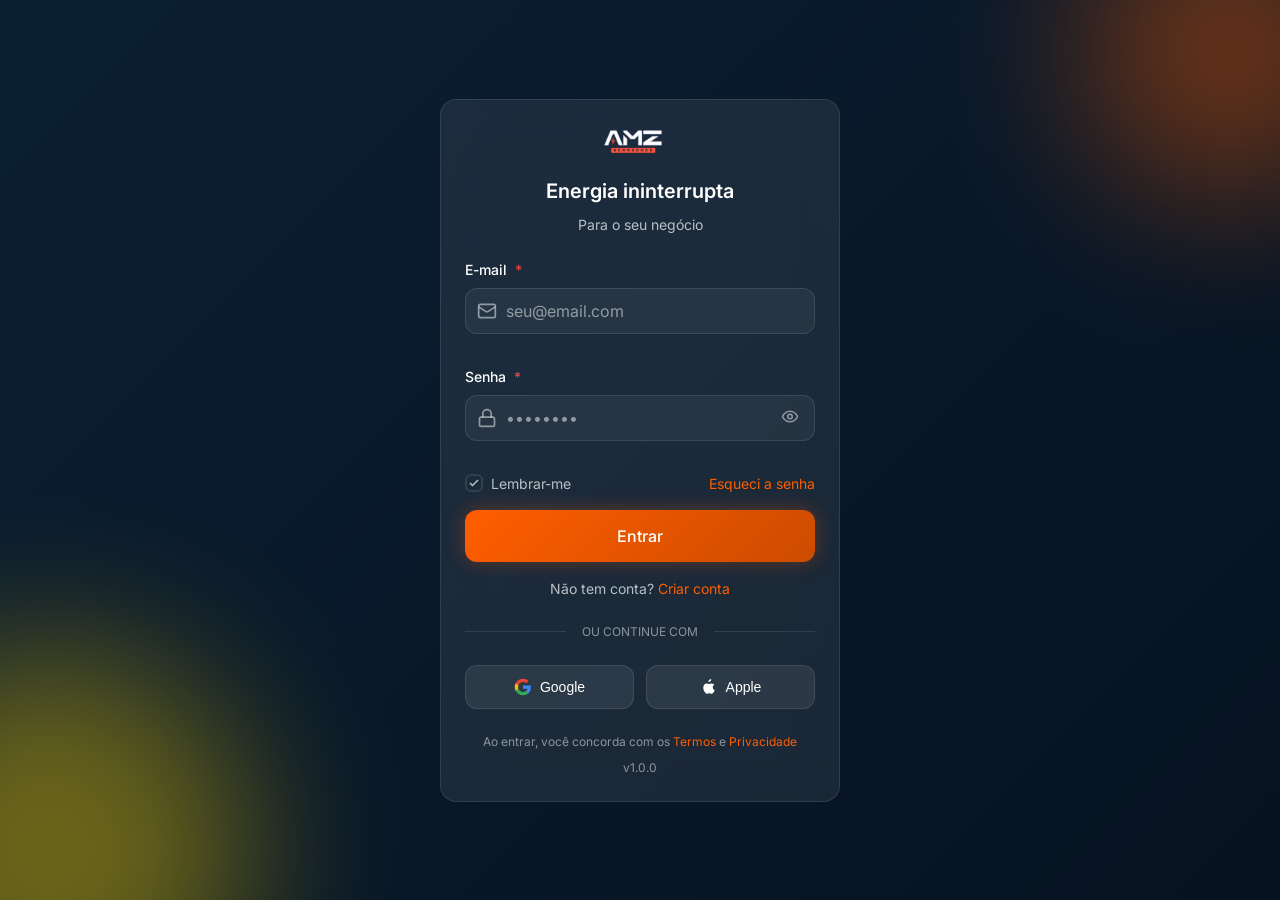
<file: pages/configuracoes.html>
<!DOCTYPE html>
<html lang="pt-BR">
<head>
  <meta charset="UTF-8">
  <meta name="viewport" content="width=device-width, initial-scale=1.0">
  <meta name="theme-color" content="#0B1F33">
  <title>Configurações - AMZ App</title>
  <link rel="manifest" href="../manifest.json">
  <link rel="icon" type="image/svg+xml" href="../assets/icons/logoamz.png">
  <link href="https://fonts.googleapis.com/css2?family=Inter:wght@300;400;500;600;700&display=swap" rel="stylesheet">
  <link rel="stylesheet" href="../css/styles.css">
</head>
<body>
  <header class="navbar">
    <a href="../pages/dashboard.html" class="navbar-brand" data-page="dashboard">
      <div class="navbar-brand-icon">
		  <img src="../assets/icons/logoamz.png" alt="Logo AMZ" class="navbar-logo">
	  </div>
      <span class="navbar-brand-text"><span>App</span></span>
    </a>
    <div class="navbar-actions">
      <button type="button" id="menuToggle" class="btn btn-secondary btn-sm">
        <svg width="20" height="20" viewBox="0 0 24 24" fill="none" stroke="currentColor" stroke-width="2">
          <line x1="3" y1="12" x2="21" y2="12"></line>
          <line x1="3" y1="6" x2="21" y2="6"></line>
          <line x1="3" y1="18" x2="21" y2="18"></line>
        </svg>
      </button>
    </div>
  </header>

  <div id="sidebarOverlay" class="sidebar-overlay"></div>
  <aside id="sidebar" class="sidebar">
    <nav>
      <ul class="sidebar-menu">
        <li class="sidebar-menu-item"><a href="../pages/dashboard.html" class="sidebar-menu-link" data-label="Dashboard" data-page="dashboard"><svg width="20" height="20" viewBox="0 0 24 24" fill="none" stroke="currentColor" stroke-width="2"><rect x="3" y="3" width="7" height="7"></rect><rect x="14" y="3" width="7" height="7"></rect><rect x="14" y="14" width="7" height="7"></rect><rect x="3" y="14" width="7" height="7"></rect></svg><span>Dashboard</span></a></li>
        <li class="sidebar-menu-item"><a href="../pages/monitoramento.html" class="sidebar-menu-link" data-label="Monitoramento" data-page="monitoramento"><svg width="20" height="20" viewBox="0 0 24 24" fill="none" stroke="currentColor" stroke-width="2"><path d="M22 12h-4l-3 9L9 3l-3 9H2"></path></svg><span>Monitoramento</span></a></li>
        <li class="sidebar-menu-item"><a href="../pages/relatorios.html" class="sidebar-menu-link" data-label="Relatórios" data-page="relatorios"><svg width="20" height="20" viewBox="0 0 24 24" fill="none" stroke="currentColor" stroke-width="2"><path d="M14 2H6a2 2 0 0 0-2 2v16a2 2 0 0 0 2 2h12a2 2 0 0 0 2-2V8z"></path><polyline points="14 2 14 8 20 8"></polyline></svg><span>Relatórios</span></a></li>
        <li class="sidebar-menu-item"><a href="../pages/clientes.html" class="sidebar-menu-link" data-label="Clientes" data-page="clientes"><svg width="20" height="20" viewBox="0 0 24 24" fill="none" stroke="currentColor" stroke-width="2"><path d="M17 21v-2a4 4 0 0 0-4-4H5a4 4 0 0 0-4 4v2"></path><circle cx="9" cy="7" r="4"></circle></svg><span>Clientes</span></a></li>
        <li class="sidebar-menu-item"><a href="../pages/geradores.html" class="sidebar-menu-link" data-label="Geradores" data-page="geradores"><svg width="20" height="20" viewBox="0 0 24 24" fill="none" stroke="currentColor" stroke-width="2" stroke-linecap="round" stroke-linejoin="round"><rect x="3" y="7" width="18" height="14" rx="2" ry="2"></rect><path d="M7 7V4h2v3M15 7V4h2v3M6 14h4M8 12v4M14 14h4"></path></svg><span>Geradores</span></a></li>
		<li class="sidebar-menu-item"><a href="../pages/configuracoes.html" class="sidebar-menu-link active" data-label="Configurações" data-page="configuracoes"><svg width="20" height="20" viewBox="0 0 24 24" fill="none" stroke="currentColor" stroke-width="2"><circle cx="12" cy="12" r="3"></circle><path d="M19.4 15a1.65 1.65 0 0 0 .33 1.82l.06.06a2 2 0 0 1 0 2.83 2 2 0 0 1-2.83 0l-.06-.06a1.65 1.65 0 0 0-1.82-.33 1.65 1.65 0 0 0-1 1.51V21a2 2 0 0 1-2 2 2 2 0 0 1-2-2v-.09A1.65 1.65 0 0 0 9 19.4a1.65 1.65 0 0 0-1.82.33l-.06.06a2 2 0 0 1-2.83 0 2 2 0 0 1 0-2.83l-.06-.06a1.65 1.65 0 0 0 .33-1.82 1.65 1.65 0 0 0-1.51-1H3a2 2 0 0 1-2-2 2 2 0 0 1 2-2h.09A1.65 1.65 0 0 0 4.6 9a1.65 1.65 0 0 0-.33-1.82l-.06-.06a2 2 0 0 1 0-2.83 2 2 0 0 1 2.83 0l.06.06a1.65 1.65 0 0 0 1.82.33H9a1.65 1.65 0 0 0 1-1.51V3a2 2 0 0 1 2-2 2 2 0 0 1 2 2v.09a1.65 1.65 0 0 0 1 1.51 1.65 1.65 0 0 0 1.82-.33l.06-.06a2 2 0 0 1 2.83 0 2 2 0 0 1 0 2.83l-.06.06a1.65 1.65 0 0 0-.33 1.82V9a1.65 1.65 0 0 0 1.51 1H21a2 2 0 0 1 2 2 2 2 0 0 1-2 2h-.09a1.65 1.65 0 0 0-1.51 1z"></path></svg><span>Configurações</span></a></li>
      </ul>
    </nav>
  </aside>

  <nav class="bottom-nav">
    <a href="../pages/dashboard.html" class="bottom-nav-item" data-page="dashboard"><svg viewBox="0 0 24 24" fill="none" stroke="currentColor" stroke-width="2"><rect x="3" y="3" width="7" height="7"></rect><rect x="14" y="3" width="7" height="7"></rect><rect x="14" y="14" width="7" height="7"></rect><rect x="3" y="14" width="7" height="7"></rect></svg><span>Início</span></a>
    <a href="../pages/monitoramento.html" class="bottom-nav-item" data-page="monitoramento"><svg viewBox="0 0 24 24" fill="none" stroke="currentColor" stroke-width="2"><path d="M22 12h-4l-3 9L9 3l-3 9H2"></path></svg><span>Monitor</span></a>
    <a href="../pages/relatorios.html" class="bottom-nav-item" data-page="relatorios"><svg viewBox="0 0 24 24" fill="none" stroke="currentColor" stroke-width="2"><path d="M14 2H6a2 2 0 0 0-2 2v16a2 2 0 0 0 2 2h12a2 2 0 0 0 2-2V8z"></path><polyline points="14 2 14 8 20 8"></polyline></svg><span>Relatórios</span></a>
    <a href="../pages/clientes.html" class="bottom-nav-item" data-page="clientes"><svg viewBox="0 0 24 24" fill="none" stroke="currentColor" stroke-width="2"><path d="M17 21v-2a4 4 0 0 0-4-4H5a4 4 0 0 0-4 4v2"></path><circle cx="9" cy="7" r="4"></circle></svg><span>Clientes</span></a>
    <a href="../pages/geradores.html" class="bottom-nav-item" data-page="geradores"><svg viewBox="0 0 24 24" fill="none" stroke="currentColor" stroke-width="2" stroke-linecap="round" stroke-linejoin="round"><rect x="3" y="7" width="18" height="14" rx="2" ry="2"></rect><path d="M7 7V4h2v3M15 7V4h2v3M6 14h4M8 12v4M14 14h4"></path></svg><span>Geradores</span></a>
	<a href="../pages/configuracoes.html" class="bottom-nav-item active" data-page="configuracoes"><svg viewBox="0 0 24 24" fill="none" stroke="currentColor" stroke-width="2"><circle cx="12" cy="12" r="3"></circle><path d="M19.4 15a1.65 1.65 0 0 0 .33 1.82l.06.06a2 2 0 0 1 0 2.83 2 2 0 0 1-2.83 0l-.06-.06a1.65 1.65 0 0 0-1.82-.33 1.65 1.65 0 0 0-1 1.51V21a2 2 0 0 1-2 2 2 2 0 0 1-2-2v-.09A1.65 1.65 0 0 0 9 19.4a1.65 1.65 0 0 0-1.82.33l-.06.06a2 2 0 0 1-2.83 0 2 2 0 0 1 0-2.83l-.06-.06a1.65 1.65 0 0 0 .33-1.82 1.65 1.65 0 0 0-1.51-1H3a2 2 0 0 1-2-2 2 2 0 0 1 2-2h.09A1.65 1.65 0 0 0 4.6 9a1.65 1.65 0 0 0-.33-1.82l-.06-.06a2 2 0 0 1 0-2.83 2 2 0 0 1 2.83 0l.06.06a1.65 1.65 0 0 0 1.82.33H9a1.65 1.65 0 0 0 1-1.51V3a2 2 0 0 1 2-2 2 2 0 0 1 2 2v.09a1.65 1.65 0 0 0 1 1.51 1.65 1.65 0 0 0 1.82-.33l.06-.06a2 2 0 0 1 2.83 0 2 2 0 0 1 0 2.83l-.06.06a1.65 1.65 0 0 0-.33 1.82V9a1.65 1.65 0 0 0 1.51 1H21a2 2 0 0 1 2 2 2 2 0 0 1-2 2h-.09a1.65 1.65 0 0 0-1.51 1z"></path></svg><span>Ajustes</span></a>
  </nav>

  <main class="main-content">
    <header class="page-header">
      <h1 class="page-title">Configurações</h1>
      <p class="page-subtitle">Personalize sua experiência</p>
    </header>

    <div style="padding: 0 var(--space-4);">
      <!-- User Profile -->
      <div class="card" style="margin-bottom: var(--space-6);">
        <div class="card-header">
          <div class="card-title">Perfil do Usuário</div>
        </div>
        <div style="display: flex; align-items: center; gap: var(--space-4); margin-bottom: var(--space-6);">
          <div style="width: 80px; height: 80px; border-radius: 50%; background: linear-gradient(135deg, var(--color-accent) 0%, var(--color-gold) 100%); display: flex; align-items: center; justify-content: center; font-size: var(--text-3xl); font-weight: var(--font-bold);">
            A
          </div>
          <div>
            <div style="font-size: var(--text-lg); font-weight: var(--font-semibold);" id="userName">Administrador</div>
            <div style="font-size: var(--text-sm); color: var(--text-muted);" id="userEmail">admin@amz.app</div>
            <span class="badge badge-online" style="margin-top: var(--space-2);">Administrador</span>
          </div>
        </div>
        <div class="grid grid-cols-1 grid-cols-md-2">
          <div class="form-group">
            <label class="form-label">Nome</label>
            <input type="text" class="form-input" value="Administrador">
          </div>
          <div class="form-group">
            <label class="form-label">Email</label>
            <input type="email" class="form-input" value="admin@amz.app">
          </div>
        </div>
        <button class="btn btn-primary" style="margin-top: var(--space-4);">Salvar Alterações</button>
      </div>

      <!-- Notifications -->
      <div class="card" style="margin-bottom: var(--space-6);">
        <div class="card-header">
          <div class="card-title">Notificações</div>
        </div>
        <div style="display: flex; flex-direction: column; gap: var(--space-4);">
          <label style="display: flex; align-items: center; justify-content: space-between; cursor: pointer;">
            <div>
              <div style="font-weight: var(--font-medium);">Alertas por Email</div>
              <div style="font-size: var(--text-sm); color: var(--text-muted);">Receba alertas críticos por email</div>
            </div>
            <input type="checkbox" checked style="width: 48px; height: 24px; accent-color: var(--color-accent);">
          </label>
          <label style="display: flex; align-items: center; justify-content: space-between; cursor: pointer;">
            <div>
              <div style="font-weight: var(--font-medium);">Alertas Push</div>
              <div style="font-size: var(--text-sm); color: var(--text-muted);">Notificações no navegador</div>
            </div>
            <input type="checkbox" style="width: 48px; height: 24px; accent-color: var(--color-accent);">
          </label>
          <label style="display: flex; align-items: center; justify-content: space-between; cursor: pointer;">
            <div>
              <div style="font-weight: var(--font-medium);">Relatórios Semanais</div>
              <div style="font-size: var(--text-sm); color: var(--text-muted);">Resumo semanal por email</div>
            </div>
            <input type="checkbox" checked style="width: 48px; height: 24px; accent-color: var(--color-accent);">
          </label>
        </div>
      </div>

      <!-- App Settings -->
      <div class="card" style="margin-bottom: var(--space-6);">
        <div class="card-header">
          <div class="card-title">Configurações do Aplicativo</div>
        </div>
        <div style="display: flex; flex-direction: column; gap: var(--space-4);">
          <div class="form-group">
            <label class="form-label">Idioma</label>
            <select class="form-select">
              <option value="pt-BR">Português (Brasil)</option>
              <option value="en-US">English</option>
              <option value="es">Español</option>
            </select>
          </div>
          <div class="form-group">
            <label class="form-label">Fuso Horário</label>
            <select class="form-select">
              <option value="America/Sao_Paulo">São Paulo (GMT-3)</option>
              <option value="America/New_York">New York (GMT-5)</option>
              <option value="Europe/London">London (GMT+0)</option>
            </select>
          </div>
          <div class="form-group">
            <label class="form-label">Unidade de Temperatura</label>
            <select class="form-select">
              <option value="celsius">Celsius (°C)</option>
              <option value="fahrenheit">Fahrenheit (°F)</option>
            </select>
          </div>
        </div>
      </div>

      <!-- Security -->
      <div class="card" style="margin-bottom: var(--space-6);">
        <div class="card-header">
          <div class="card-title">Segurança</div>
        </div>
        <div style="display: flex; flex-direction: column; gap: var(--space-3);">
          <button class="btn btn-secondary" style="justify-content: flex-start;">
            <svg width="18" height="18" viewBox="0 0 24 24" fill="none" stroke="currentColor" stroke-width="2">
              <rect x="3" y="11" width="18" height="11" rx="2" ry="2"></rect>
              <path d="M7 11V7a5 5 0 0 1 10 0v4"></path>
            </svg>
            Alterar Senha
          </button>
          <button class="btn btn-secondary" style="justify-content: flex-start;">
            <svg width="18" height="18" viewBox="0 0 24 24" fill="none" stroke="currentColor" stroke-width="2">
              <path d="M12 22s8-4 8-10V5l-8-3-8 3v7c0 6 8 10 8 10z"></path>
            </svg>
            Autenticação de Dois Fatores
          </button>
          <button class="btn btn-secondary" style="justify-content: flex-start;">
            <svg width="18" height="18" viewBox="0 0 24 24" fill="none" stroke="currentColor" stroke-width="2">
              <polyline points="3 6 5 6 21 6"></polyline>
              <path d="M19 6v14a2 2 0 0 1-2 2H7a2 2 0 0 1-2-2V6m3 0V4a2 2 0 0 1 2-2h4a2 2 0 0 1 2 2v2"></path>
            </svg>
            Limpar Cache
          </button>
        </div>
      </div>

      <!-- About -->
      <div class="card">
        <div class="card-header">
          <div class="card-title">Sobre</div>
        </div>

        <div style="text-align: center; padding: var(--space-6);">
          <div style="width: 64px; height: 64px; background: linear-gradient(135deg, var(--color-accent) 0%, var(--color-gold) 100%); border-radius: var(--radius-xl); display: flex; align-items: center; justify-content: center; font-size: var(--text-3xl); font-weight: var(--font-bold); margin: 0 auto var(--space-4);">A</div>
          <div style="font-size: var(--text-lg); font-weight: var(--font-semibold);">AMZ App</div>
          <div style="font-size: var(--text-sm); color: var(--text-muted); margin-bottom: var(--space-2);">Versão 1.0.0</div>
          <div style="font-size: var(--text-xs); color: var(--text-muted);">Sistema de Gerenciamento de Geradores</div>
          <div style="margin-top: var(--space-6); padding-top: var(--space-4); border-top: 1px solid var(--glass-border);">
            <button id="btnLogout" class="btn btn-secondary btn-sm">Sair da Conta</button>
          </div>
        </div>
      </div>

      <!-- Painel de Gestão de Usuários — visível apenas para administradores -->
      <div id="usersPanel" class="card" style="display:none; margin-bottom: var(--space-6);">
        <div class="card-header" style="display:flex;align-items:center;justify-content:space-between;">
          <div class="card-title">👥 Gestão de Usuários</div>
          <span class="badge badge-warning">Admin</span>
        </div>
        <div style="padding: var(--space-4);">
          <p style="font-size:var(--text-sm);color:var(--text-secondary);margin-bottom:var(--space-4);line-height:1.6;">
            Gerencie os cadastros de usuários. Novos cadastros entram como <strong>Cliente</strong>.
            Promova para Técnico, Vendedor ou Administrador conforme necessário.
          </p>

          <!-- Filtros -->
          <div style="display:flex;gap:var(--space-3);margin-bottom:var(--space-4);flex-wrap:wrap;">
            <input type="text" id="userSearchInput" class="form-input" placeholder="🔍 Buscar por nome ou e-mail…"
              oninput="filterUsers()" style="flex:1;min-width:180px;">
            <select id="userRoleFilter" class="form-select" onchange="filterUsers()" style="width:auto;">
              <option value="">Todos os perfis</option>
              <option value="cliente">Cliente</option>
              <option value="vendedor">Vendedor</option>
              <option value="tecnico">Técnico</option>
              <option value="administrador">Administrador</option>
            </select>
          </div>

          <!-- Lista de usuários -->
          <div id="usersList" style="display:flex;flex-direction:column;gap:var(--space-3);">
            <p style="color:var(--text-secondary);font-size:var(--text-sm);">Carregando usuários…</p>
          </div>

          <div id="usersFeedback" style="display:none;margin-top:var(--space-3);padding:10px 14px;border-radius:8px;font-size:.85rem;"></div>
        </div>
      </div>

      <!-- Painel de Permissões — visível apenas para administradores -->
      <div id="permissionsPanel" class="card" style="display:none; margin-bottom: var(--space-6);">
        <div class="card-header" style="display:flex;align-items:center;justify-content:space-between;">
          <div class="card-title">🔐 Controle de Acesso</div>
          <span class="badge badge-warning">Admin</span>
        </div>
        <div style="padding: var(--space-4);">
          <p style="font-size:var(--text-sm);color:var(--text-secondary);margin-bottom:var(--space-4);line-height:1.6;">
            Defina quais páginas, botões e relatórios cada perfil pode acessar.
            As permissões do Administrador não podem ser alteradas.
          </p>
          <div class="form-group" style="margin-bottom:var(--space-4);">
            <label class="form-label">Perfil</label>
            <select id="permRoleSelect" class="form-select" onchange="loadRolePermissions()">
              <option value="cliente">Cliente</option>
              <option value="vendedor">Vendedor</option>
              <option value="tecnico">Técnico</option>
            </select>
          </div>
          <div id="permGrid" style="display:flex;flex-direction:column;gap:var(--space-4);"></div>
          <div style="display:flex;gap:var(--space-3);margin-top:var(--space-5);">
            <button class="btn btn-secondary btn-sm" onclick="resetRolePermissions()">Restaurar Padrão</button>
            <button class="btn btn-primary" onclick="saveRolePermissions()" style="flex:1;">Salvar Permissões</button>
          </div>
          <div id="permFeedback" style="display:none;margin-top:var(--space-3);padding:10px 14px;border-radius:8px;font-size:.85rem;"></div>
        </div>
      </div>

    </div>
  </main>

  <script src="../config.js"></script>
  <script src="../js/utils/helpers.js"></script>
  <script src="../js/services/mock.service.js"></script>
  <script src="../js/services/api.service.js"></script>
  <script src="../js/services/auth.service.js"></script>
  <script src="../js/services/permissions.service.js"></script>
  <script src="../js/services/dse.service.js"></script>
  <script src="../js/services/generator-readings.service.js"></script>
  <script src="../js/app.js"></script>

  <script>
    // ============================================================
    // configuracoes.html — script de inicialização
    //
    // CORREÇÃO BUG #CONFIG-1 — ReferenceError: loadRolePermissions / filterUsers
    //   CAUSA: funções eram chamadas antes de serem definidas.
    //     - loadRolePermissions() chamada na linha ~307 dentro da IIFE,
    //       mas window.loadRolePermissions só era atribuída na linha ~323.
    //     - loadUsers() chamada dentro da IIFE, mas window.loadUsers
    //       só era definida FORA da IIFE (após o })()).
    //     - Quando a IIFE lançava ReferenceError, a execução parava
    //       antes de window.filterUsers ser atribuída → segundo erro.
    //
    //   SOLUÇÃO: todas as funções são definidas em window.* ANTES
    //   do bloco de inicialização que as chama.
    // ============================================================

    // ── Estado compartilhado ──────────────────────────────────────────────
    let _allUsers = [];

    // ── Painel de permissões ──────────────────────────────────────────────
    window.loadRolePermissions = function() {
      const role  = document.getElementById('permRoleSelect').value;
      const perms = PermissionsService.getRolePermissions(role);
      const res   = PermissionsService.RESOURCES;
      const grid  = document.getElementById('permGrid');

      const section = (title, icon, items, group) => {
        const checks = Object.entries(items).map(([key, def]) => {
          const checked = (perms[group] || []).includes(key) ? 'checked' : '';
          return `
            <label style="display:flex;align-items:center;gap:var(--space-2);padding:var(--space-2) 0;cursor:pointer;font-size:var(--text-sm);">
              <input type="checkbox" data-group="${group}" data-key="${key}" ${checked}
                style="width:16px;height:16px;accent-color:var(--color-accent);cursor:pointer;">
              <span>${def.icon || ''} ${def.label}</span>
            </label>`;
        }).join('');

        return `
          <div>
            <div style="font-size:var(--text-xs);font-weight:var(--font-semibold);color:var(--text-muted);text-transform:uppercase;letter-spacing:.06em;margin-bottom:var(--space-2);">${icon} ${title}</div>
            <div style="background:var(--bg-glass);border:1px solid var(--glass-border);border-radius:var(--radius-lg);padding:var(--space-3) var(--space-4);">
              ${checks}
            </div>
          </div>`;
      };

      grid.innerHTML =
        section('Páginas',    '🗂️',  res.pages,   'pages')   +
        section('Botões',     '🖱️',  res.buttons, 'buttons') +
        section('Relatórios', '📊', res.reports, 'reports');
    };

    window.saveRolePermissions = function() {
      const role   = document.getElementById('permRoleSelect').value;
      const result = { pages: [], buttons: [], reports: [] };

      document.querySelectorAll('#permGrid input[type=checkbox]').forEach(cb => {
        if (cb.checked) result[cb.dataset.group].push(cb.dataset.key);
      });

      PermissionsService.saveRolePermissions(role, result);

      const fb = document.getElementById('permFeedback');
      fb.textContent   = `✅ Permissões do perfil "${role}" salvas com sucesso.`;
      fb.style.display = 'block';
      fb.style.background = 'rgba(16,185,129,.15)';
      fb.style.color      = '#10b981';
      fb.style.border     = '1px solid #10b981';
      setTimeout(() => { fb.style.display = 'none'; }, 3000);
    };

    window.resetRolePermissions = function() {
      const role     = document.getElementById('permRoleSelect').value;
      const defaults = PermissionsService.DEFAULT_PERMISSIONS[role];
      PermissionsService.saveRolePermissions(role, defaults);
      loadRolePermissions();

      const fb = document.getElementById('permFeedback');
      fb.textContent   = `🔄 Permissões do perfil "${role}" restauradas para o padrão.`;
      fb.style.display = 'block';
      fb.style.background = 'rgba(245,158,11,.15)';
      fb.style.color      = '#f59e0b';
      fb.style.border     = '1px solid #f59e0b';
      setTimeout(() => { fb.style.display = 'none'; }, 3000);
    };

    // ── Gestão de usuários ────────────────────────────────────────────────
    window.loadUsers = async function() {
      const list = document.getElementById('usersList');
      list.innerHTML = '<p style="color:var(--text-secondary);font-size:var(--text-sm);">Carregando…</p>';

      try {
        const token = localStorage.getItem(window.CONFIG.AUTH.TOKEN_KEY);
        const res = await fetch(
          `${window.CONFIG.SUPABASE.URL}/rest/v1/users?select=id,name,email,role,created_at&order=created_at.desc`,
          {
            headers: {
              'apikey': window.CONFIG.SUPABASE.ANON_KEY,
              'Authorization': `Bearer ${token}`
            }
          }
        );
        if (!res.ok) throw new Error('Erro ao buscar usuários');
        _allUsers = await res.json();
        renderUsers(_allUsers);
      } catch (err) {
        list.innerHTML = `<p style="color:var(--color-danger);font-size:var(--text-sm);">❌ ${err.message}</p>`;
      }
    };

    window.filterUsers = function() {
      const q    = document.getElementById('userSearchInput').value.toLowerCase();
      const role = document.getElementById('userRoleFilter').value;
      const filtered = _allUsers.filter(u => {
        const matchText = !q || u.name?.toLowerCase().includes(q) || u.email?.toLowerCase().includes(q);
        const matchRole = !role || u.role === role;
        return matchText && matchRole;
      });
      renderUsers(filtered);
    };

    function renderUsers(users) {
      const list = document.getElementById('usersList');
      if (!users.length) {
        list.innerHTML = '<p style="color:var(--text-secondary);font-size:var(--text-sm);">Nenhum usuário encontrado.</p>';
        return;
      }

      const roleColors = {
        administrador: '#7c3aed',
        tecnico:       '#0891b2',
        vendedor:      '#d97706',
        cliente:       '#6b7280'
      };
      const roleLabels = {
        administrador: 'Administrador',
        tecnico:       'Técnico',
        vendedor:      'Vendedor',
        cliente:       'Cliente'
      };

      list.innerHTML = users.map(u => {
        const color   = roleColors[u.role] || '#6b7280';
        const label   = roleLabels[u.role] || u.role;
        const date    = u.created_at ? new Date(u.created_at).toLocaleDateString('pt-BR') : '—';
        const isAdmin = u.role === 'administrador';

        return `
        <div style="display:flex;align-items:center;gap:var(--space-3);padding:var(--space-3) var(--space-4);
                    border:1px solid var(--border-color);border-radius:10px;background:var(--bg-secondary);">
          <div style="width:40px;height:40px;border-radius:50%;background:${color}22;display:flex;
                      align-items:center;justify-content:center;font-size:1.1rem;flex-shrink:0;">
            ${isAdmin ? '👑' : '👤'}
          </div>
          <div style="flex:1;min-width:0;">
            <div style="font-weight:600;font-size:var(--text-sm);white-space:nowrap;overflow:hidden;text-overflow:ellipsis;">
              ${u.name || '—'}
            </div>
            <div style="font-size:.75rem;color:var(--text-secondary);white-space:nowrap;overflow:hidden;text-overflow:ellipsis;">
              ${u.email}
            </div>
            <div style="font-size:.7rem;color:var(--text-secondary);margin-top:2px;">Cadastro: ${date}</div>
          </div>
          <span style="padding:2px 10px;border-radius:20px;font-size:.72rem;font-weight:600;
                       background:${color}22;color:${color};white-space:nowrap;flex-shrink:0;">
            ${label}
          </span>
          ${isAdmin ? '' : `
          <select onchange="promoteUser('${u.id}', this)"
            style="font-size:.78rem;border:1px solid var(--border-color);border-radius:8px;
                   padding:4px 8px;background:var(--bg-primary);color:var(--text-primary);flex-shrink:0;">
            <option value="" disabled selected>Promover…</option>
            <option value="cliente"       ${u.role==='cliente'       ? 'selected':''}>Cliente</option>
            <option value="vendedor"      ${u.role==='vendedor'      ? 'selected':''}>Vendedor</option>
            <option value="tecnico"       ${u.role==='tecnico'       ? 'selected':''}>Técnico</option>
            <option value="administrador" ${u.role==='administrador' ? 'selected':''}>Administrador</option>
          </select>`}
        </div>`;
      }).join('');
    }

    window.promoteUser = async function(userId, selectEl) {
      const newRole = selectEl.value;
      if (!newRole) return;

      selectEl.disabled = true;

      try {
        const token = localStorage.getItem(window.CONFIG.AUTH.TOKEN_KEY);
        const headers = {
          'Content-Type': 'application/json',
          'apikey': window.CONFIG.SUPABASE.ANON_KEY,
          'Authorization': `Bearer ${token}`,
          'Prefer': 'return=minimal'
        };

        // 1. Verifica se o usuário já existe em public.users
        const checkRes = await fetch(
          `${window.CONFIG.SUPABASE.URL}/rest/v1/users?id=eq.${userId}&select=id`,
          { headers: { 'apikey': window.CONFIG.SUPABASE.ANON_KEY, 'Authorization': `Bearer ${token}` } }
        );
        const existing = checkRes.ok ? await checkRes.json() : [];

        if (Array.isArray(existing) && existing.length > 0) {
          // Usuário já tem registro: atualiza via PATCH
          const resUsers = await fetch(
            `${window.CONFIG.SUPABASE.URL}/rest/v1/users?id=eq.${userId}`,
            { method: 'PATCH', headers, body: JSON.stringify({ role: newRole }) }
          );
          if (!resUsers.ok) throw new Error('Falha ao atualizar perfil do usuário');
        } else {
          // Usuário só existe em auth.users (cadastro manual sem trigger):
          // cria o registro em public.users via INSERT
          const u = _allUsers.find(x => x.id === userId);
          const resInsert = await fetch(
            `${window.CONFIG.SUPABASE.URL}/rest/v1/users`,
            {
              method: 'POST',
              headers,
              body: JSON.stringify({
                id:         userId,
                email:      u?.email || '',
                name:       u?.name  || '',
                role:       newRole,
                created_at: u?.created_at || new Date().toISOString()
              })
            }
          );
          if (!resInsert.ok) throw new Error('Falha ao criar perfil do usuário em public.users');
        }

        // 2. Atualiza public.clients (se existir registro vinculado)
        await fetch(
          `${window.CONFIG.SUPABASE.URL}/rest/v1/clients?user_id=eq.${userId}`,
          { method: 'PATCH', headers, body: JSON.stringify({ type: newRole }) }
        );

        const u = _allUsers.find(x => x.id === userId);
        if (u) u.role = newRole;

        showUserFeedback(`✅ Usuário promovido para <strong>${newRole}</strong> com sucesso.`, 'success');
        filterUsers();
      } catch (err) {
        showUserFeedback(`❌ Erro: ${err.message}`, 'danger');
        selectEl.disabled = false;
      }
    };

    function showUserFeedback(msg, type) {
      const fb = document.getElementById('usersFeedback');
      fb.style.display    = 'block';
      fb.style.background = type === 'success' ? 'var(--color-success-bg, #d1fae5)' : 'var(--color-danger-bg, #fee2e2)';
      fb.style.color      = type === 'success' ? 'var(--color-success, #065f46)'    : 'var(--color-danger, #991b1b)';
      fb.innerHTML        = msg;
      setTimeout(() => { fb.style.display = 'none'; }, 4000);
    }

    // ── Inicialização — chamada APÓS todas as funções estarem definidas ────
    (function init() {
      if (!AuthService.isAuthenticated()) {
        window.location.href = '../index.html';
        return;
      }
      PermissionsService.guardPage('configuracoes');

      const menuToggle     = document.getElementById('menuToggle');
      const sidebar        = document.getElementById('sidebar');
      const sidebarOverlay = document.getElementById('sidebarOverlay');

      menuToggle.addEventListener('click', () => {
        sidebar.classList.toggle('open');
        sidebarOverlay.classList.toggle('open');
      });
      sidebarOverlay.addEventListener('click', () => {
        sidebar.classList.remove('open');
        sidebarOverlay.classList.remove('open');
      });

      const user = AuthService.getCurrentUser();
      if (user) {
        document.getElementById('userName').textContent  = user.name;
        document.getElementById('userEmail').textContent = user.email;
      }

      // Exibe painéis admin — funções já estão definidas acima, sem erro
      if (user?.role === 'administrador') {
        document.getElementById('usersPanel').style.display      = 'block';
        document.getElementById('permissionsPanel').style.display = 'block';
        loadRolePermissions();
        loadUsers();
      }

      const btnLogout = document.getElementById('btnLogout');
      if (btnLogout) {
        btnLogout.addEventListener('click', async () => {
          btnLogout.disabled    = true;
          btnLogout.textContent = 'Saindo...';
          await AuthService.logout();
          window.location.href = '../index.html';
        });
      }
    })();
  </script>
</body>
</html>
</file>
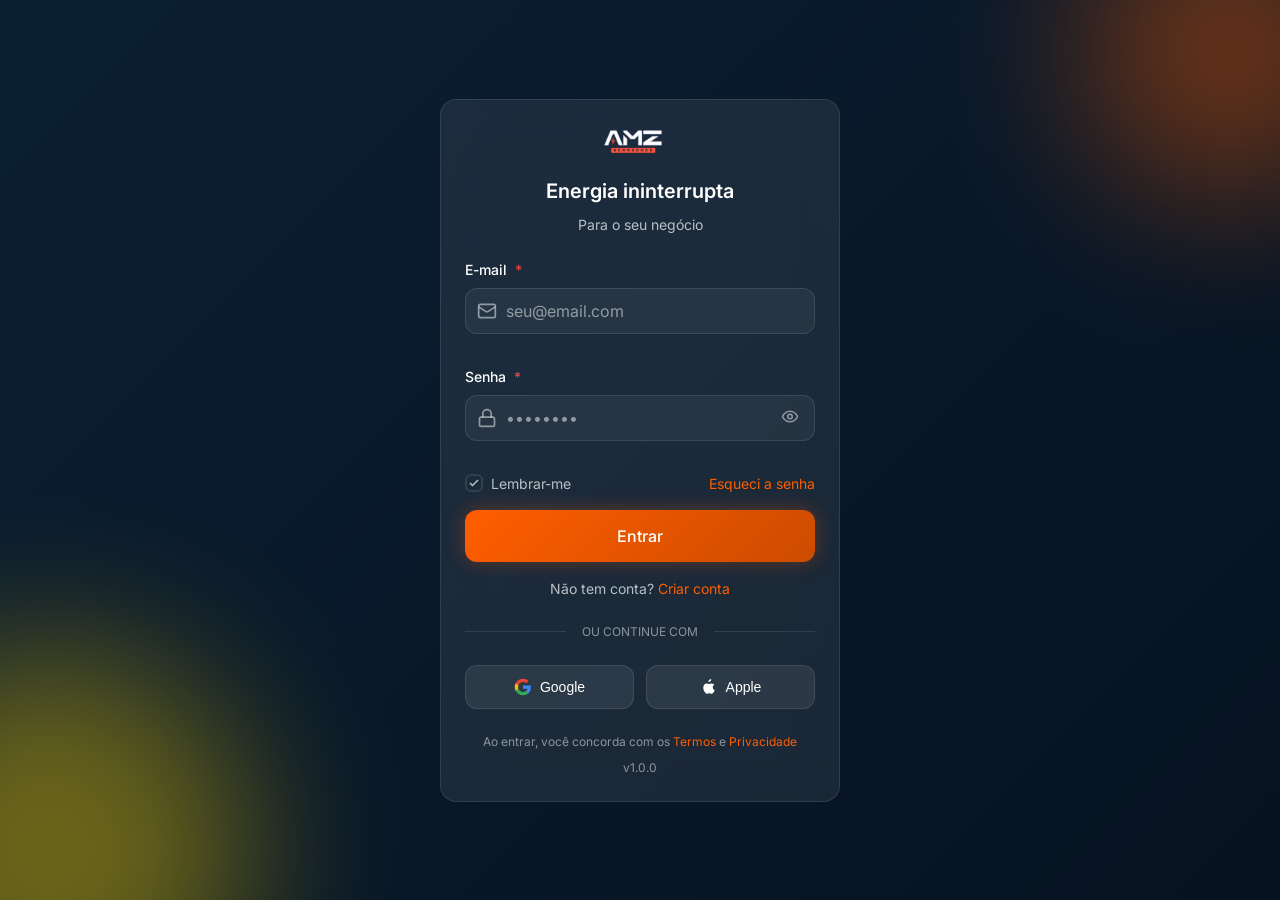
<file: pages/dashboard.html>
<!DOCTYPE html>
<html lang="pt-BR">
<head>
  <meta charset="UTF-8">
  <meta name="viewport" content="width=device-width, initial-scale=1.0, maximum-scale=5.0">
  <meta name="theme-color" content="#0B1F33">
  <title>Dashboard - AMZ App</title>
  <link rel="manifest" href="../manifest.json">
  <link rel="icon" type="image/svg+xml" href="../assets/icons/logoamz.png">
  <link rel="preconnect" href="https://fonts.googleapis.com">
  <link rel="preconnect" href="https://fonts.gstatic.com" crossorigin>
  <link href="https://fonts.googleapis.com/css2?family=Inter:wght@300;400;500;600;700&display=swap" rel="stylesheet">
  <link rel="stylesheet" href="../css/styles.css">
</head>
<body>

  <!-- Navbar -->
  <header class="navbar">
    <a href="../pages/dashboard.html" class="navbar-brand">
      <div class="navbar-brand-icon">
        <img src="../assets/icons/logoamz.png" alt="Logo AMZ" class="navbar-logo">
      </div>
      <span class="navbar-brand-text"><span>App</span></span>
    </a>
    <div class="navbar-actions">
      <div id="dseStatusBadge" class="dse-badge">
        <span id="dseStatusDot" class="status-dot"></span>
        <span id="dseStatusText">Gateway</span>
      </div>
      <button type="button" id="menuToggle" class="menu-toggle btn btn-secondary btn-sm" aria-label="Menu">
        <svg width="20" height="20" viewBox="0 0 24 24" fill="none" stroke="currentColor" stroke-width="2">
          <line x1="3" y1="12" x2="21" y2="12"></line>
          <line x1="3" y1="6" x2="21" y2="6"></line>
          <line x1="3" y1="18" x2="21" y2="18"></line>
        </svg>
      </button>
    </div>
  </header>

  <div id="sidebarOverlay" class="sidebar-overlay"></div>

  <aside id="sidebar" class="sidebar">
    <nav>
      <ul class="sidebar-menu">
        <li class="sidebar-menu-item">
          <a href="../pages/dashboard.html" class="sidebar-menu-link active" data-label="Dashboard"><svg width="20" height="20" viewBox="0 0 24 24" fill="none" stroke="currentColor" stroke-width="2"><rect x="3" y="3" width="7" height="7"></rect><rect x="14" y="3" width="7" height="7"></rect><rect x="14" y="14" width="7" height="7"></rect><rect x="3" y="14" width="7" height="7"></rect></svg><span>Dashboard</span></a>
        </li>
        <li class="sidebar-menu-item">
          <a href="../pages/monitoramento.html" class="sidebar-menu-link" data-label="Monitoramento"><svg width="20" height="20" viewBox="0 0 24 24" fill="none" stroke="currentColor" stroke-width="2"><path d="M22 12h-4l-3 9L9 3l-3 9H2"></path></svg><span>Monitoramento</span></a>
        </li>
        <li class="sidebar-menu-item">
          <a href="../pages/relatorios.html" class="sidebar-menu-link" data-label="Relatórios"><svg width="20" height="20" viewBox="0 0 24 24" fill="none" stroke="currentColor" stroke-width="2"><path d="M14 2H6a2 2 0 0 0-2 2v16a2 2 0 0 0 2 2h12a2 2 0 0 0 2-2V8z"></path><polyline points="14 2 14 8 20 8"></polyline></svg><span>Relatórios</span></a>
        </li>
        <li class="sidebar-menu-item">
          <a href="../pages/clientes.html" class="sidebar-menu-link" data-label="Clientes"><svg width="20" height="20" viewBox="0 0 24 24" fill="none" stroke="currentColor" stroke-width="2"><path d="M17 21v-2a4 4 0 0 0-4-4H5a4 4 0 0 0-4 4v2"></path><circle cx="9" cy="7" r="4"></circle></svg><span>Clientes</span></a>
        </li>
        <li class="sidebar-menu-item">
          <a href="../pages/geradores.html" class="sidebar-menu-link" data-label="Geradores"><svg width="20" height="20" viewBox="0 0 24 24" fill="none" stroke="currentColor" stroke-width="2" stroke-linecap="round" stroke-linejoin="round"><rect x="3" y="7" width="18" height="14" rx="2" ry="2"></rect><path d="M7 7V4h2v3M15 7V4h2v3M6 14h4M8 12v4M14 14h4"></path></svg><span>Geradores</span></a>
        </li>
        <li class="sidebar-menu-item">
          <a href="../pages/configuracoes.html" class="sidebar-menu-link" data-label="Configurações"><svg width="20" height="20" viewBox="0 0 24 24" fill="none" stroke="currentColor" stroke-width="2"><circle cx="12" cy="12" r="3"></circle><path d="M19.4 15a1.65 1.65 0 0 0 .33 1.82l.06.06a2 2 0 0 1 0 2.83 2 2 0 0 1-2.83 0l-.06-.06a1.65 1.65 0 0 0-1.82-.33 1.65 1.65 0 0 0-1 1.51V21a2 2 0 0 1-2 2 2 2 0 0 1-2-2v-.09A1.65 1.65 0 0 0 9 19.4a1.65 1.65 0 0 0-1.82.33l-.06.06a2 2 0 0 1-2.83 0 2 2 0 0 1 0-2.83l.06-.06a1.65 1.65 0 0 0 .33-1.82 1.65 1.65 0 0 0-1.51-1H3a2 2 0 0 1-2-2 2 2 0 0 1 2-2h.09A1.65 1.65 0 0 0 4.6 9a1.65 1.65 0 0 0-.33-1.82l-.06-.06a2 2 0 0 1 0-2.83 2 2 0 0 1 2.83 0l.06.06a1.65 1.65 0 0 0 1.82.33H9a1.65 1.65 0 0 0 1-1.51V3a2 2 0 0 1 2-2 2 2 0 0 1 2 2v.09a1.65 1.65 0 0 0 1 1.51 1.65 1.65 0 0 0 1.82-.33l.06-.06a2 2 0 0 1 2.83 0 2 2 0 0 1 0 2.83l-.06.06a1.65 1.65 0 0 0-.33 1.82V9a1.65 1.65 0 0 0 1.51 1H21a2 2 0 0 1 2 2 2 2 0 0 1-2 2h-.09a1.65 1.65 0 0 0-1.51 1z"></path></svg><span>Configurações</span></a>
        </li>
      </ul>
    </nav>
  </aside>

  <nav class="bottom-nav">
    <a href="../pages/dashboard.html" class="bottom-nav-item active">
      <svg viewBox="0 0 24 24" fill="none" stroke="currentColor" stroke-width="2"><rect x="3" y="3" width="7" height="7"></rect><rect x="14" y="3" width="7" height="7"></rect><rect x="14" y="14" width="7" height="7"></rect><rect x="3" y="14" width="7" height="7"></rect></svg>
      <span>Início</span>
    </a>
    <a href="../pages/monitoramento.html" class="bottom-nav-item">
      <svg viewBox="0 0 24 24" fill="none" stroke="currentColor" stroke-width="2"><path d="M22 12h-4l-3 9L9 3l-3 9H2"></path></svg>
      <span>Monitor</span>
    </a>
    <a href="../pages/relatorios.html" class="bottom-nav-item">
      <svg viewBox="0 0 24 24" fill="none" stroke="currentColor" stroke-width="2"><path d="M14 2H6a2 2 0 0 0-2 2v16a2 2 0 0 0 2 2h12a2 2 0 0 0 2-2V8z"></path><polyline points="14 2 14 8 20 8"></polyline></svg>
      <span>Relatórios</span>
    </a>
    <a href="../pages/clientes.html" class="bottom-nav-item">
      <svg viewBox="0 0 24 24" fill="none" stroke="currentColor" stroke-width="2"><path d="M17 21v-2a4 4 0 0 0-4-4H5a4 4 0 0 0-4 4v2"></path><circle cx="9" cy="7" r="4"></circle></svg>
      <span>Clientes</span>
    </a>
    <a href="../pages/geradores.html" class="bottom-nav-item" data-page="geradores"><svg viewBox="0 0 24 24" fill="none" stroke="currentColor" stroke-width="2" stroke-linecap="round" stroke-linejoin="round"><rect x="3" y="7" width="18" height="14" rx="2" ry="2"></rect><path d="M7 7V4h2v3M15 7V4h2v3M6 14h4M8 12v4M14 14h4"></path></svg><span>Geradores</span></a>
    <a href="../pages/configuracoes.html" class="bottom-nav-item">
      <svg viewBox="0 0 24 24" fill="none" stroke="currentColor" stroke-width="2"><circle cx="12" cy="12" r="3"></circle><path d="M19.4 15a1.65 1.65 0 0 0 .33 1.82l.06.06a2 2 0 0 1 0 2.83 2 2 0 0 1-2.83 0l-.06-.06a1.65 1.65 0 0 0-1.82-.33 1.65 1.65 0 0 0-1 1.51V21a2 2 0 0 1-2 2 2 2 0 0 1-2-2v-.09A1.65 1.65 0 0 0 9 19.4a1.65 1.65 0 0 0-1.82.33l-.06.06a2 2 0 0 1-2.83 0 2 2 0 0 1 0-2.83l.06-.06a1.65 1.65 0 0 0 .33-1.82 1.65 1.65 0 0 0-1.51-1H3a2 2 0 0 1-2-2 2 2 0 0 1 2-2h.09A1.65 1.65 0 0 0 4.6 9a1.65 1.65 0 0 0-.33-1.82l-.06-.06a2 2 0 0 1 0-2.83 2 2 0 0 1 2.83 0l.06.06a1.65 1.65 0 0 0 1.82.33H9a1.65 1.65 0 0 0 1-1.51V3a2 2 0 0 1 2-2 2 2 0 0 1 2 2v.09a1.65 1.65 0 0 0 1 1.51 1.65 1.65 0 0 0 1.82-.33l.06-.06a2 2 0 0 1 2.83 0 2 2 0 0 1 0 2.83l-.06.06a1.65 1.65 0 0 0-.33 1.82V9a1.65 1.65 0 0 0 1.51 1H21a2 2 0 0 1 2 2 2 2 0 0 1-2 2h-.09a1.65 1.65 0 0 0-1.51 1z"></path></svg>
      <span>Ajustes</span>
    </a>
  </nav>

  <!-- ══ MAIN ══════════════════════════════════════════════════════════════ -->
  <main class="main-content">

    <!-- Header — idêntico à v1 -->
    <header class="page-header">
      <h1 class="page-title">Dashboard</h1>
      <p class="page-subtitle">Visão geral do sistema</p>
    </header>

    <!-- Stats Grid — layout v1 (4 cards), dados DSE reais -->
    <div class="grid grid-cols-2 grid-cols-md-4" id="statsGrid">
      <!-- preenchido via JS -->
    </div>

    <!-- Geradores — layout v1 -->
    <section style="margin-top: var(--space-8); padding: 0 var(--space-4);">
      <div style="display: flex; justify-content: space-between; align-items: center; margin-bottom: var(--space-4);">
        <h2 style="font-size: var(--text-lg); font-weight: var(--font-semibold);">Geradores</h2>
        <a href="../pages/monitoramento.html" style="font-size: var(--text-sm);">Ver todos</a>
      </div>
      <div class="grid grid-cols-1 grid-cols-md-2 grid-cols-lg-3" id="generatorsGrid">
        <!-- preenchido via JS -->
      </div>
    </section>

    <!-- Alertas Recentes — layout v1, dados reais (módulos DSE + leituras) -->
    <section style="margin-top: var(--space-8); padding: 0 var(--space-4);">
      <div style="display: flex; justify-content: space-between; align-items: center; margin-bottom: var(--space-4);">
        <h2 style="font-size: var(--text-lg); font-weight: var(--font-semibold);">Alertas Recentes</h2>
        <a href="../pages/monitoramento.html" style="font-size: var(--text-sm);">Ver todos</a>
      </div>
      <div id="alertsList">
        <!-- preenchido via JS -->
      </div>
    </section>

    <!-- Status dos Módulos (Gateway DSE) — seção adicional abaixo dos alertas -->
    <section style="margin-top: var(--space-8); padding: 0 var(--space-4);">
      <div style="display: flex; justify-content: space-between; align-items: center; margin-bottom: var(--space-4);">
        <h2 style="font-size: var(--text-lg); font-weight: var(--font-semibold);">Status dos Módulos</h2>
        <a href="../pages/monitoramento.html" style="font-size: var(--text-sm);">Ver monitoramento</a>
      </div>
      <!-- Painel Gateway DSE -->
      <div id="gatewayPanel" style="display: none; margin-bottom: var(--space-4);">
        <div class="card" style="border-left: 3px solid var(--color-accent);">
          <div class="card-header">
            <div class="card-title">Gateway DSE — <span id="gwSerial">—</span></div>
            <span id="gwUpdateTime" style="font-size: var(--text-xs); color: var(--text-muted);"></span>
          </div>
          <div style="display: flex; flex-wrap: wrap; gap: var(--space-4); font-size: var(--text-sm);">
            <div><strong id="gwSignal">—</strong></div>
            <div>MQTT: <strong id="gwMqtt">—</strong></div>
            <div>IP: <strong id="gwIp">—</strong></div>
            <div>GPS: <strong id="gwGps">—</strong></div>
          </div>
        </div>
      </div>
      <div id="modulesPanel">
        <p style="color: var(--text-muted); font-size: var(--text-sm);">Aguardando dados do gateway...</p>
      </div>
    </section>

  </main>

  <!-- Scripts — versão atual, todos preservados -->
  <script src="../config.js"></script>
  <script src="../js/utils/helpers.js"></script>
  <script src="../js/services/mock.service.js"></script>
  <script src="../js/services/api.service.js"></script>
  <script src="../js/services/auth.service.js"></script>
  <script src="../js/services/dse.service.js"></script>
  <script src="../js/services/generator-readings.service.js"></script>
  <script src="../js/app.js"></script>

  <script>
  // _latestDash no escopo global deste script — usado pela IIFE e atualizável externamente
  let _latestDash = {};

  (function() {
    if (!AuthService.isAuthenticated()) { window.location.href = '../index.html'; return; }

    document.getElementById('menuToggle').addEventListener('click', () => {
      document.getElementById('sidebar').classList.toggle('open');
      document.getElementById('sidebarOverlay').classList.toggle('open');
    });
    document.getElementById('sidebarOverlay').addEventListener('click', () => {
      document.getElementById('sidebar').classList.remove('open');
      document.getElementById('sidebarOverlay').classList.remove('open');
    });

    let allGenerators = [];

    // ── Ícones SVG (padrão v1) ─────────────────────────────────────────────
    function getIcon(name) {
      const icons = {
        zap:       '<polygon points="13 2 3 14 12 14 11 22 21 10 12 10 13 2"></polygon>',
        alert:     '<path d="M10.29 3.86L1.82 18a2 2 0 0 0 1.71 3h16.94a2 2 0 0 0 1.71-3L13.71 3.86a2 2 0 0 0-3.42 0z"></path><line x1="12" y1="9" x2="12" y2="13"></line><line x1="12" y1="17" x2="12.01" y2="17"></line>',
        users:     '<path d="M17 21v-2a4 4 0 0 0-4-4H5a4 4 0 0 0-4 4v2"></path><circle cx="9" cy="7" r="4"></circle><path d="M23 21v-2a4 4 0 0 0-3-3.87"></path><path d="M16 3.13a4 4 0 0 1 0 7.75"></path>',
        tool:      '<path d="M14.7 6.3a1 1 0 0 0 0 1.4l1.6 1.6a1 1 0 0 0 1.4 0l3.77-3.77a6 6 0 0 1-7.94 7.94l-6.91 6.91a2.12 2.12 0 0 1-3-3l6.91-6.91a6 6 0 0 1 7.94-7.94l-3.76 3.76z"></path>',
        wifi:      '<path d="M1.42 9a16 16 0 0 1 21.16 0M5 12.55a11 11 0 0 1 14.08 0M10.5 16.05a5 5 0 0 1 3 0M12 20h.01"></path>',
        terminal:  '<path d="M1 6l5 6-5 6M8 6h13M8 12h13M8 18h13"></path>',
        thermo:    '<path d="M14 14.76V3.5a2.5 2.5 0 0 0-5 0v11.26a4.5 4.5 0 1 0 5 0z"></path>',
        fuel:      '<path d="M3 22h12V4a1 1 0 0 0-1-1H4a1 1 0 0 0-1 1v18z"></path><path d="M15 8h2a2 2 0 0 1 2 2v3a1 1 0 0 0 1 1h1v5a1 1 0 0 1-1 1h-1"></path><line x1="7" y1="22" x2="7" y2="11"></line><line x1="3" y1="11" x2="15" y2="11"></line>',
        'x-circle':'<circle cx="12" cy="12" r="10"></circle><line x1="15" y1="9" x2="9" y2="15"></line><line x1="9" y1="9" x2="15" y2="15"></line>',
        info:      '<circle cx="12" cy="12" r="10"></circle><line x1="12" y1="16" x2="12" y2="12"></line><line x1="12" y1="8" x2="12.01" y2="8"></line>',
        check:     '<path d="M22 11.08V12a10 10 0 1 1-5.93-9.14"></path><polyline points="22 4 12 14.01 9 11.01"></polyline>',
        activity:  '<polyline points="22 12 18 12 15 21 9 3 6 12 2 12"></polyline>',
      };
      return icons[name] || '';
    }

    // ── DSE Status Badge ───────────────────────────────────────────────────
    const STATUS_COLOR = { online:'#10b981', offline:'#ef4444', syncing:'#f59e0b', error:'#ef4444' };
    function updateStatusBadge(status) {
      const dot  = document.getElementById('dseStatusDot');
      const text = document.getElementById('dseStatusText');
      if (dot)  dot.style.background  = STATUS_COLOR[status] || '#6b7280';
      if (text) text.textContent = { online:'Gateway Online', offline:'Gateway Offline', syncing:'Sincronizando…', error:'Erro de conexão' }[status] || 'Gateway';
    }

    // ── Stats Grid (4 cards — padrão v1) ──────────────────────────────────
    function buildStatsData(dseData, generators, summary) {
      const online  = generators.filter(g => g.status === 'Online').length;
      const offline = generators.filter(g => g.status === 'Offline').length;
      const total   = generators.length;
      const mqttOk  = dseData?.mqtt?.connected ?? false;
      const signal  = dseData?.gsm?.signal ?? 0;
      const clients = summary?.clients?.active ?? summary?.clients?.total ?? '—';
      const manut   = summary?.maintenance?.pending ?? '—';
      return [
        { icon: 'zap',      color: 'success',               value: online,                   label: 'Online',          sublabel: total ? Math.round(online/total*100)+'% do total' : '0% do total' },
        { icon: 'alert',    color: 'warning',               value: offline,                  label: 'Alertas',         sublabel: 'Sem conexão DSE' },
        { icon: 'users',    color: 'info',                  value: clients,                  label: 'Clientes',        sublabel: 'Ativos' },
        { icon: 'tool',     color: 'error',                 value: manut,                    label: 'Manutenções',     sublabel: 'Pendentes' },
        { icon: 'terminal', color: mqttOk?'success':'error', value: mqttOk?'Ativo':'Inativo', label: 'MQTT',           sublabel: dseData?.mqtt?.broker || '—' },
        { icon: 'wifi',     color: 'warning',               value: signal+'/5',              label: 'GSM Signal',      sublabel: dseData?.gsm?.operator || '—' },
      ];
    }

    function renderStats(dseData, generators) {
      const statsData = buildStatsData(dseData, generators, _summaryStats);
      const container = document.getElementById('statsGrid');
      if (!container) return;
      container.className = 'grid grid-cols-2 grid-cols-md-3 grid-cols-lg-6';
      container.innerHTML = statsData.map(s => `
        <div class="card stat-card">
          <div class="stat-icon ${s.color}">
            <svg width="24" height="24" viewBox="0 0 24 24" fill="none" stroke="currentColor" stroke-width="2">${getIcon(s.icon)}</svg>
          </div>
          <div class="stat-value">${s.value}</div>
          <div class="stat-label">${s.label}</div>
          <div style="font-size: var(--text-xs); color: var(--text-muted); margin-top: var(--space-1);">${s.sublabel}</div>
        </div>`).join('');
    }

    // Stats iniciais (antes do DSE responder)
    function renderStatsInitial(generators, summary) {
      const online  = generators.filter(g => g.status === 'Online').length;
      const offline = generators.filter(g => g.status === 'Offline').length;
      const total   = generators.length;
      const clients = summary?.clients?.active ?? summary?.clients?.total ?? '—';
      const manut   = summary?.maintenance?.pending ?? '—';
      const statsData = [
        { icon: 'zap',      color: 'success', value: online,   label: 'Online',      sublabel: total ? Math.round(online/total*100)+'% do total' : '0% do total' },
        { icon: 'alert',    color: 'warning',  value: offline,  label: 'Alertas',     sublabel: 'Sem conexão DSE' },
        { icon: 'users',    color: 'info',     value: clients,  label: 'Clientes',    sublabel: 'Ativos' },
        { icon: 'tool',     color: 'error',    value: manut,    label: 'Manutenções', sublabel: 'Pendentes' },
        { icon: 'terminal', color: 'error',    value: '—',      label: 'MQTT',        sublabel: 'Aguardando gateway' },
        { icon: 'wifi',     color: 'warning',  value: '—',      label: 'GSM Signal',  sublabel: 'Aguardando gateway' },
      ];
      const container = document.getElementById('statsGrid');
      if (!container) return;
      container.className = 'grid grid-cols-2 grid-cols-md-3 grid-cols-lg-6';
      container.innerHTML = statsData.map(s => `
        <div class="card stat-card">
          <div class="stat-icon ${s.color}">
            <svg width="24" height="24" viewBox="0 0 24 24" fill="none" stroke="currentColor" stroke-width="2">${getIcon(s.icon)}</svg>
          </div>
          <div class="stat-value">${s.value}</div>
          <div class="stat-label">${s.label}</div>
          <div style="font-size: var(--text-xs); color: var(--text-muted); margin-top: var(--space-1);">${s.sublabel}</div>
        </div>`).join('');
    }

    // ── Cards de Geradores (padrão EXATO da v1 com dados DSE reais) ────────
    function renderGenerators(list) {
      const container = document.getElementById('generatorsGrid');
      if (!container) return;
      if (!list.length) {
        container.innerHTML = '<p style="color: var(--text-muted);">Nenhum gerador cadastrado.</p>';
        return;
      }
      container.innerHTML = list.slice(0, 6).map(g => {
        const dash  = _latestDash;
        const temp  = dash.temperatura_resfriamento?.valor ?? null;
        const fuel  = dash.nivel_combustivel?.valor ?? null;
        const watts = dash.gerador_watts_total?.valor ?? null;
        const volt  = dash.gerador_tensao_l1n?.valor ?? null;

        // Cor da temperatura (padrão v1)
        const tempColor = temp === null ? 'info' : temp > 90 ? 'error' : temp > 80 ? 'warning' : 'success';
        const fuelPct   = fuel !== null ? Math.min(100, Math.max(0, fuel)) : null;
        const fuelColor = fuelPct === null ? '#3b82f6' : fuelPct < 10 ? 'var(--color-error)' : fuelPct < 30 ? 'var(--color-warning)' : fuelPct < 60 ? '#3b82f6' : 'var(--color-success)';

        const badgeClass = g.status === 'Online' ? 'badge-online' : g.status === 'Offline' ? 'badge-offline' : 'badge-warning';

        return `
          <div class="card">
            <div class="card-header">
              <div>
                <div class="card-title">${g.serial || g.name || '—'}</div>
                <div style="font-size: var(--text-xs); color: var(--text-muted);">${g.clientName || 'Sem cliente'}</div>
              </div>
              <span class="badge ${badgeClass}">${g.status || 'Aguardando'}</span>
            </div>
            <div style="display: grid; grid-template-columns: repeat(2, 1fr); gap: var(--space-4); margin-bottom: var(--space-4);">
              <div class="stat-card">
                <div class="stat-icon ${tempColor}">
                  <svg width="20" height="20" viewBox="0 0 24 24" fill="none" stroke="currentColor" stroke-width="2">${getIcon('thermo')}</svg>
                </div>
                <div class="stat-value" style="font-size: var(--text-xl);">${temp !== null ? temp + '°C' : '—'}</div>
                <div class="stat-label">Temperatura</div>
              </div>
              <div class="stat-card">
                <div class="stat-icon info">
                  <svg width="20" height="20" viewBox="0 0 24 24" fill="none" stroke="currentColor" stroke-width="2">${getIcon('zap')}</svg>
                </div>
                <div class="stat-value" style="font-size: var(--text-xl);">${watts !== null ? Math.round(watts) + 'W' : volt !== null ? Math.round(volt) + 'V' : '—'}</div>
                <div class="stat-label">${watts !== null ? 'Potência' : 'Tensão L1'}</div>
              </div>
            </div>
            <div style="background: var(--bg-input); border-radius: var(--radius-lg); padding: var(--space-3);">
              <div style="display: flex; justify-content: space-between; font-size: var(--text-xs); color: var(--text-muted); margin-bottom: var(--space-2);">
                <span>Combustível</span>
                <span>${fuelPct !== null ? fuelPct + '%' : '—'}</span>
              </div>
              <div style="height: 8px; background: var(--color-gray-700); border-radius: var(--radius-full); overflow: hidden;">
                <div style="width: ${fuelPct !== null ? fuelPct : 0}%; height: 100%; background: ${fuelColor}; border-radius: var(--radius-full); transition: width 0.3s;"></div>
              </div>
            </div>
          </div>`;
      }).join('');
    }

    // ── Alertas Recentes — sempre exibe os 5 tipos, com dados reais quando disponíveis ──
    // Definição fixa dos 5 alertas da v1 (fallback quando sem dados)
    const _alertTemplates = [
      { type: 'error',   icon: 'x-circle', title: 'Temperatura Crítica',      descFallback: 'Nenhuma ocorrência no momento.',       borderColor: 'var(--color-error)' },
      { type: 'warning', icon: 'alert',    title: 'Nível de Combustível Baixo',descFallback: 'Nenhuma ocorrência no momento.',       borderColor: 'var(--color-warning)' },
      { type: 'info',    icon: 'info',     title: 'Manutenção Preventiva',     descFallback: 'Nenhum agendamento pendente.',         borderColor: 'transparent' },
      { type: 'warning', icon: 'alert',    title: 'Queda de Tensão Detectada', descFallback: 'Nenhuma ocorrência no momento.',       borderColor: 'var(--color-warning)' },
      { type: 'success', icon: 'check',    title: 'Manutenção Concluída',      descFallback: 'Nenhuma manutenção recente registrada.',borderColor: 'transparent' },
    ];

    const _typeColors = { error:'error', warning:'warning', info:'info', success:'success' };
    const _borderByType = { error:'var(--color-error)', warning:'var(--color-warning)', info:'transparent', success:'transparent' };

    function formatTimeAgo(date) {
      if (!date) return '—';
      const d = date instanceof Date ? date : new Date(date);
      if (isNaN(d)) return '—';
      if (window.Utils?.timeAgo) return Utils.timeAgo(d);
      const diff = Math.floor((Date.now() - d) / 1000);
      if (diff < 60)   return 'agora';
      if (diff < 3600) return `há ${Math.floor(diff/60)} minuto${Math.floor(diff/60)>1?'s':''}`;
      if (diff < 86400)return `há ${Math.floor(diff/3600)} hora${Math.floor(diff/3600)>1?'s':''}`;
      return `há ${Math.floor(diff/86400)} dia${Math.floor(diff/86400)>1?'s':''}`;
    }

    function renderAlerts(modules, dash, summaryAlerts) {
      const container = document.getElementById('alertsList');
      if (!container) return;

      // Monta lista de alertas reais (prioridade: summary > DSE modules > leituras)
      let realAlerts = [];

      // 1. Alertas do summary (MockService/ApiService)
      if (Array.isArray(summaryAlerts) && summaryAlerts.length) {
        realAlerts = summaryAlerts.map(a => ({
          type: a.type, title: a.title, description: a.description, date: new Date(a.date)
        }));
      }

      // 2. Alertas dos módulos DSE (complementam)
      (modules || []).forEach(m => {
        if (!m.online)    realAlerts.push({ type:'error',   title:'Módulo Offline',       description:`Módulo ${m.serial} perdeu conexão com o gateway DSE.`, date:new Date() });
        else if (!m.connected) realAlerts.push({ type:'warning', title:'Módulo Desconectado', description:`Módulo ${m.serial} online mas sem comunicação RS485.`,   date:new Date() });
      });

      // 3. Alertas das leituras DSE reais
      const temp = dash?.temperatura_resfriamento?.valor;
      if (temp > 90) realAlerts.push({ type:'error',   title:'Temperatura Crítica',     description:`Temperatura em ${temp}°C — acima do limite máximo.`, date:new Date(dash.temperatura_resfriamento.timestamp) });
      const fuel = dash?.nivel_combustivel?.valor;
      if (fuel !== null && fuel !== undefined && fuel < 10) realAlerts.push({ type:'warning', title:'Nível de Combustível Baixo', description:`Nível em ${fuel}% — abastecimento necessário.`, date:new Date(dash.nivel_combustivel.timestamp) });

      // Monta os 5 cards fixos da v1, preenchendo com dados reais quando existem
      const cards = _alertTemplates.map(tmpl => {
        const match = realAlerts.find(r => r.title === tmpl.title);
        return {
          type:        match ? match.type        : tmpl.type,
          icon:        tmpl.icon,
          title:       tmpl.title,
          description: match ? match.description : tmpl.descFallback,
          date:        match ? match.date        : null,
          hasOccurrence: !!match,
        };
      });

      container.innerHTML = cards.map(c => `
        <div class="card" style="margin-bottom: var(--space-3); border-left: 3px solid ${c.hasOccurrence ? _borderByType[c.type] : 'transparent'}; opacity: ${c.hasOccurrence ? '1' : '0.6'};">
          <div style="display: flex; gap: var(--space-3);">
            <div class="stat-icon ${_typeColors[c.type]}">
              <svg width="20" height="20" viewBox="0 0 24 24" fill="none" stroke="currentColor" stroke-width="2">${getIcon(c.icon)}</svg>
            </div>
            <div style="flex: 1;">
              <div style="font-weight: var(--font-medium); display:flex; align-items:center; gap: var(--space-2);">
                ${c.title}
                ${!c.hasOccurrence ? '<span style="font-size:var(--text-xs);background:var(--bg-input);color:var(--text-muted);padding:1px 6px;border-radius:var(--radius-full);">Sem ocorrência</span>' : ''}
              </div>
              <div style="font-size: var(--text-sm); color: var(--text-secondary); margin-top: var(--space-1);">${c.description}</div>
              ${c.date ? `<div style="font-size: var(--text-xs); color: var(--text-muted); margin-top: var(--space-2);">${formatTimeAgo(c.date)}</div>` : ''}
            </div>
          </div>
        </div>`).join('');
    }

    // ── Módulos DSE ────────────────────────────────────────────────────────
    function renderModules(modules) {
      const container = document.getElementById('modulesPanel');
      if (!container) return;
      if (!modules.length) {
        container.innerHTML = '<p style="color: var(--text-muted); font-size: var(--text-sm);">Nenhum módulo DSE detectado.</p>';
        return;
      }
      container.innerHTML = modules.map(m => `
        <div class="card" style="margin-bottom: var(--space-3); border-left: 3px solid ${m.online ? 'transparent' : 'var(--color-accent)'};">
          <div style="display: flex; gap: var(--space-3);">
            <div class="stat-icon ${m.online ? 'success' : 'error'}" style="flex-shrink: 0;">
              <svg width="20" height="20" viewBox="0 0 24 24" fill="none" stroke="currentColor" stroke-width="2">
                <rect x="3" y="7" width="18" height="14" rx="2"></rect><path d="M7 7V4h2v3M15 7V4h2v3"></path>
              </svg>
            </div>
            <div style="flex: 1;">
              <div style="font-weight: var(--font-medium);">Módulo: ${m.serial || '—'}</div>
              <div style="font-size: var(--text-sm); color: var(--text-secondary); margin-top: var(--space-1);">
                ${m.online ? 'Online' : 'Offline'} &nbsp;·&nbsp; ${m.connected ? 'Conectado' : 'Desconectado'} &nbsp;·&nbsp; ${m.protocol || 'RS485'}
                ${m.firmware ? ' &nbsp;·&nbsp; FW: ' + m.firmware : ''}
              </div>
              ${m.latitude ? `<div style="font-size: var(--text-xs); color: var(--text-muted); margin-top: var(--space-1);">
                <svg width="10" height="10" viewBox="0 0 24 24" fill="none" stroke="currentColor" stroke-width="2" style="vertical-align:middle;margin-right:2px;"><path d="M21 10c0 7-9 13-9 13s-9-6-9-13a9 9 0 0 1 18 0z"></path><circle cx="12" cy="10" r="3"></circle></svg>
                ${m.latitude.toFixed(4)}, ${m.longitude.toFixed(4)}</div>` : ''}
            </div>
            <span class="badge ${m.online ? 'badge-online' : 'badge-offline'}">${m.online ? 'Online' : 'Offline'}</span>
          </div>
        </div>`).join('');
    }

    // ── Gateway Panel ──────────────────────────────────────────────────────
    function updateGatewayPanel(data) {
      const _s = (id, val) => { const el = document.getElementById(id); if (el) el.textContent = val; };
      document.getElementById('gatewayPanel').style.display = 'block';
      _s('gwSerial',    data.device?.serial ?? '—');
      _s('gwIp',        data.gsm?.ip        ?? '—');
      _s('gwMqtt',      data.mqtt?.connected ? 'Conectado' : 'Desconectado');
      _s('gwUpdateTime','Atualizado: ' + (data.capturedAt ? new Date(data.capturedAt).toLocaleTimeString('pt-BR') : '—'));
      const bars = ['○○○○○','●○○○○','●●○○○','●●●○○','●●●●○','●●●●●'];
      _s('gwSignal', (bars[data.gsm?.signal] || '—') + ' ' + (data.gsm?.operator ?? ''));
      _s('gwGps', data.gps?.hasFix ? `${data.gps.latitude?.toFixed(4)}, ${data.gps.longitude?.toFixed(4)}` : 'Sem sinal');

      // Atualiza status dos geradores conforme módulos
      const moduleMap = {};
      (data.modules ?? []).forEach(m => { if (m.serial) moduleMap[m.serial.toUpperCase()] = m; });
      allGenerators.forEach(g => {
        const mod = moduleMap[g.module_id?.toUpperCase()];
        if (mod) g.status = mod.online ? 'Online' : 'Offline';
      });

      renderStats(data, allGenerators);
      renderModules(data.modules ?? []);
      renderAlerts(data.modules ?? [], _latestDash, null);

      // Busca leituras atualizadas e re-renderiza cards de gerador com dados frescos
      if (window.GeneratorReadingsService) {
        window.GeneratorReadingsService.getDashboard()
          .then(dash => { _latestDash = dash; renderGenerators(allGenerators); })
          .catch(() => renderGenerators(allGenerators));
      } else {
        renderGenerators(allGenerators);
      }
    }

    // ── Carregar geradores + stats de clientes/manutenções ──────────────
    let _summaryStats = null;

    async function loadDashboard() {
      try {
        const svc = window.CONFIG?.isDev() ? window.MockService : window.ApiService;

        // Busca geradores, clientes, summary e leituras em paralelo
        const [genRes, cliRes, summaryRes, dashRes] = await Promise.allSettled([
          svc.getGenerators(),
          svc.getClients ? svc.getClients() : Promise.resolve(null),
          svc.getDashboardSummary ? svc.getDashboardSummary() : Promise.resolve(null),
          window.GeneratorReadingsService ? window.GeneratorReadingsService.getDashboard() : Promise.resolve(null),
        ]);

        // Geradores
        const raw = (genRes.status === 'fulfilled' ? (genRes.value?.data ?? genRes.value) : []);
        allGenerators = (Array.isArray(raw) ? raw : []).map(g => ({ ...g, clientName: g.clients?.name || 'Sem cliente' }));

        // Leituras DSE — popula _latestDash para renderGenerators usar temp/fuel/watts
        if (dashRes.status === 'fulfilled' && dashRes.value) {
          _latestDash = dashRes.value;
        }

        // Clientes — busca direta com getClients() usa select=* e campo correto (status)
        const cliRaw = cliRes.status === 'fulfilled' ? (cliRes.value?.data ?? cliRes.value) : null;
        const clientsList = Array.isArray(cliRaw) ? cliRaw : [];
        const clientsActive = clientsList.filter(c =>
          (c.status && c.status.toLowerCase() === 'ativo') ||
          (c.contract && c.contract.toLowerCase() === 'ativo')
        ).length;
        const clientsTotal = clientsList.length;

        // Summary (para alertas e manutenções)
        const summary = summaryRes.status === 'fulfilled' ? summaryRes.value : null;
        const summaryStats = summary?.data?.stats ?? summary?.stats ?? null;

        // Montar _summaryStats combinando fonte direta (clientes) com summary
        _summaryStats = {
          ...(summaryStats || {}),
          clients: {
            total:  clientsTotal  || summaryStats?.clients?.total  || 0,
            active: clientsActive || summaryStats?.clients?.active || 0,
          },
          maintenance: summaryStats?.maintenance ?? { pending: 0, completed: 0 },
        };

        renderStatsInitial(allGenerators, _summaryStats);
        renderGenerators(allGenerators);

        // Alertas reais do summary se disponíveis
        const summaryAlerts = summary?.data?.recentAlerts ?? summary?.recentAlerts ?? null;
        renderAlerts([], _latestDash, summaryAlerts);

        if (window.CONFIG?.FEATURES?.DSE_INTEGRATION && window.DSEService) {
          const first = allGenerators.find(g => g.serial?.trim());
          if (first) {
            const gen = { id: first.id, serial: first.serial, moduleId: first.module_id || '' };
            window.CONFIG?.DSE?.AUTO_POLL
              ? window.DSEService.startPolling(gen, window.CONFIG?.DSE?.POLL_INTERVAL || 10000)
              : window.DSEService.setGenerator(gen);
          }
        }
      } catch(err) {
        console.error('[Dashboard] Erro:', err);
      }
    }

    // ── DSE Integration ────────────────────────────────────────────────────
    if (window.CONFIG?.FEATURES?.DSE_INTEGRATION && window.DSEService) {
      window.DSEService.onStatus(updateStatusBadge);
      window.DSEService.onData(updateGatewayPanel);
    }

    window.addEventListener('beforeunload', () => { if (window.DSEService) window.DSEService.destroy(); });

    loadDashboard();

    // Atualiza leituras dos cards de gerador a cada 30s (temperatura, combustível, potência)
    async function refreshDashReadings() {
      if (!window.GeneratorReadingsService) return;
      try {
        _latestDash = await window.GeneratorReadingsService.getDashboard();
        renderGenerators(allGenerators);
        renderAlerts([], _latestDash, null);
      } catch(e) { /* silencia — não é crítico */ }
    }
    const _dashReadingsFallback = setInterval(refreshDashReadings, 30000);
    window.addEventListener('beforeunload', () => clearInterval(_dashReadingsFallback), { once: true });
  })();
  </script>

</body>
</html>
</file>
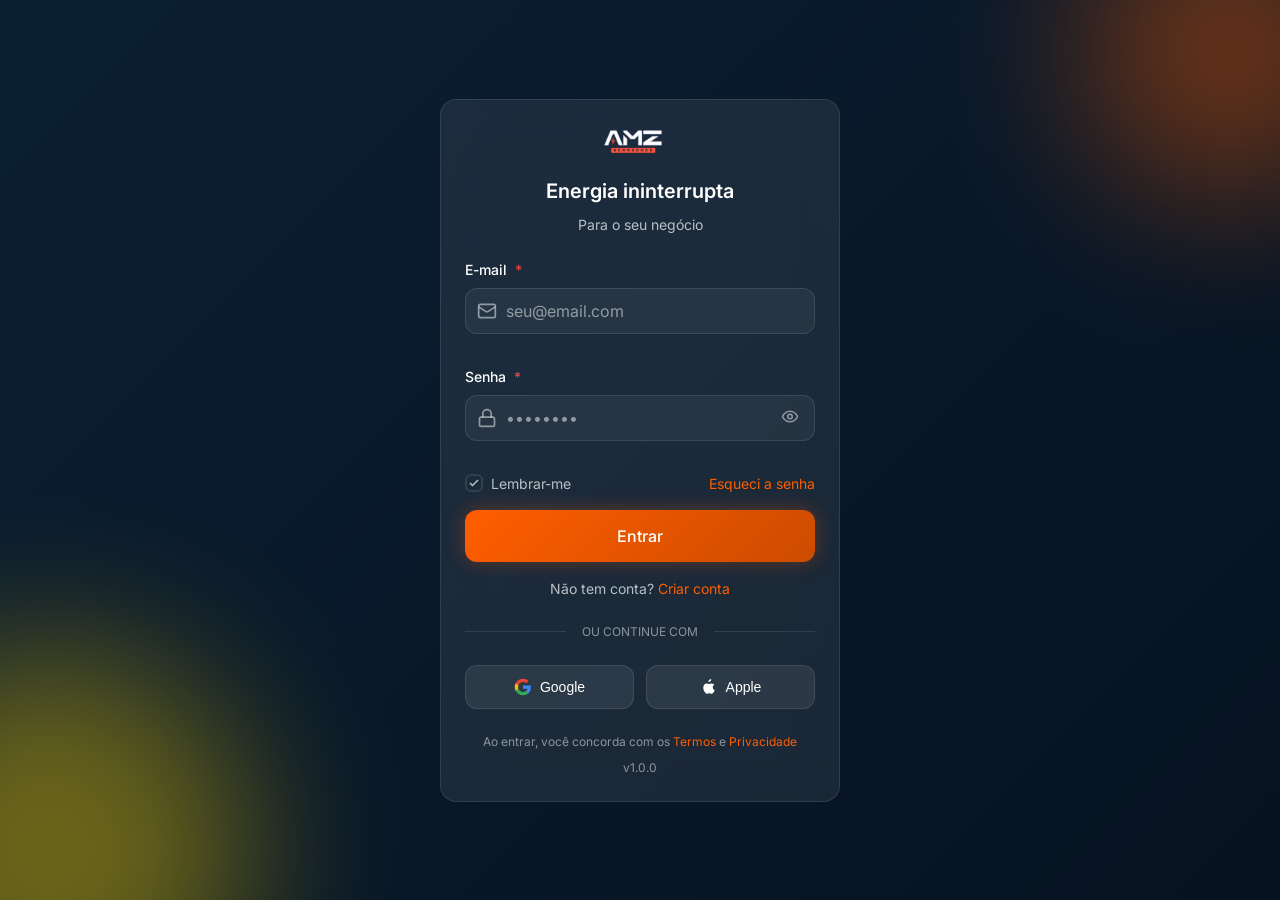
<file: pages/geradores.html>
<!DOCTYPE html>
<html lang="pt-BR">
<head>
  <meta charset="UTF-8">
  <meta name="viewport" content="width=device-width, initial-scale=1.0">
  <meta name="theme-color" content="#0B1F33">
  <title>Geradores - AMZ App</title>
  <link rel="manifest" href="../manifest.json">
  <link rel="icon" type="image/svg+xml" href="../assets/icons/logoamz.png">
  <link href="https://fonts.googleapis.com/css2?family=Inter:wght@300;400;500;600;700&display=swap" rel="stylesheet">
  <link rel="stylesheet" href="../css/styles.css">
  <style>
    .card-actions-generator {
      display: flex;
      flex-direction: column;
      gap: var(--space-2);
      margin-top: var(--space-3);
    }
    .card-actions-generator .row-main {
      display: flex;
      gap: var(--space-2);
    }
    .card-actions-generator .row-main .btn { flex: 1; }
    .card-actions-generator .row-controls {
      display: flex;
      gap: var(--space-2);
    }
    .card-actions-generator .row-controls .btn { flex: 1; }
    .btn-control-on[aria-pressed="true"] {
      background: var(--color-success) !important;
      color: #fff !important;
      border-color: var(--color-success) !important;
      box-shadow: 0 0 8px rgba(16,185,129,0.45);
    }
    .btn-control-off[aria-pressed="true"] {
      background: var(--color-error) !important;
      color: #fff !important;
      border-color: var(--color-error) !important;
      box-shadow: 0 0 8px rgba(239,68,68,0.45);
    }
    .btn-control-auto[aria-pressed="true"] {
      background: var(--color-warning) !important;
      color: #fff !important;
      border-color: var(--color-warning) !important;
      box-shadow: 0 0 8px rgba(245,158,11,0.45);
    }
    .generator-location {
      font-size: var(--text-sm);
      color: var(--text-secondary);
      margin: var(--space-2) 0;
      line-height: 1.6;
    }
    .generator-firmware {
      font-size: var(--text-xs);
      color: var(--text-muted);
      margin-bottom: var(--space-2);
    }
    .generator-client-name {
      font-size: var(--text-xs);
      color: var(--text-muted);
      margin-top: var(--space-1);
    }
    #gatewayPanel { margin-bottom: var(--space-4); }
    #generatorsGrid { grid-template-columns: 1fr; }
    @media (min-width: 600px) {
      #generatorsGrid { grid-template-columns: repeat(2,1fr); }
    }
    @media (min-width: 1024px) {
      #generatorsGrid { grid-template-columns: repeat(3,1fr); }
    }
    .generators-empty {
      grid-column: 1 / -1;
      padding: var(--space-8) var(--space-4);
      color: var(--text-muted);
      text-align: center;
      font-size: var(--text-sm);
    }
    /* FIX: alinhar padding do .header com .grid em desktop */
    @media (min-width: 768px) {
      .header {
        padding: var(--space-4) var(--space-8);
      }
    }
  </style>
</head>

<body>

<header class="navbar">
  <a href="../pages/dashboard.html" class="navbar-brand" data-page="dashboard">
    <div class="navbar-brand-icon">
      <img src="../assets/icons/logoamz.png" alt="Logo AMZ" class="navbar-logo">
    </div>
    <span class="navbar-brand-text"><span>App</span></span>
  </a>
  <div class="navbar-actions">
    <div id="dseStatusBadge" class="dse-badge">
      <span id="dseStatusDot" class="status-dot"></span>
      <span id="dseStatusText">Gateway</span>
    </div>
    <button type="button" id="menuToggleNavbar" class="btn btn-secondary btn-sm">
      <svg width="20" height="20" viewBox="0 0 24 24" fill="none" stroke="currentColor" stroke-width="2">
        <line x1="3" y1="12" x2="21" y2="12"></line>
        <line x1="3" y1="6" x2="21" y2="6"></line>
        <line x1="3" y1="18" x2="21" y2="18"></line>
      </svg>
    </button>
  </div>
</header>

<div id="sidebarOverlay" class="sidebar-overlay"></div>
<aside id="sidebar" class="sidebar">
  <nav>
    <ul class="sidebar-menu">
      <li class="sidebar-menu-item">
          <a href="../pages/dashboard.html" class="sidebar-menu-link" data-label="Dashboard" data-page="dashboard"><svg width="20" height="20" viewBox="0 0 24 24" fill="none" stroke="currentColor" stroke-width="2"><rect x="3" y="3" width="7" height="7"></rect><rect x="14" y="3" width="7" height="7"></rect><rect x="14" y="14" width="7" height="7"></rect><rect x="3" y="14" width="7" height="7"></rect></svg><span>Dashboard</span></a>
        </li>
      <li class="sidebar-menu-item">
          <a href="../pages/monitoramento.html" class="sidebar-menu-link" data-label="Monitoramento" data-page="monitoramento"><svg width="20" height="20" viewBox="0 0 24 24" fill="none" stroke="currentColor" stroke-width="2"><path d="M22 12h-4l-3 9L9 3l-3 9H2"></path></svg><span>Monitoramento</span></a>
        </li>
      <li class="sidebar-menu-item">
          <a href="../pages/relatorios.html" class="sidebar-menu-link" data-label="Relatórios" data-page="relatorios"><svg width="20" height="20" viewBox="0 0 24 24" fill="none" stroke="currentColor" stroke-width="2"><path d="M14 2H6a2 2 0 0 0-2 2v16a2 2 0 0 0 2 2h12a2 2 0 0 0 2-2V8z"></path><polyline points="14 2 14 8 20 8"></polyline></svg><span>Relatórios</span></a>
        </li>
      <li class="sidebar-menu-item">
          <a href="../pages/clientes.html" class="sidebar-menu-link" data-label="Clientes" data-page="clientes"><svg width="20" height="20" viewBox="0 0 24 24" fill="none" stroke="currentColor" stroke-width="2"><path d="M17 21v-2a4 4 0 0 0-4-4H5a4 4 0 0 0-4 4v2"></path><circle cx="9" cy="7" r="4"></circle></svg><span>Clientes</span></a>
        </li>
      <li class="sidebar-menu-item">
          <a href="../pages/geradores.html" class="sidebar-menu-link active" data-label="Geradores" data-page="geradores"><svg width="20" height="20" viewBox="0 0 24 24" fill="none" stroke="currentColor" stroke-width="2" stroke-linecap="round" stroke-linejoin="round"><rect x="3" y="7" width="18" height="14" rx="2" ry="2"></rect><path d="M7 7V4h2v3M15 7V4h2v3M6 14h4M8 12v4M14 14h4"></path></svg><span>Geradores</span></a>
        </li>
      <li class="sidebar-menu-item">
          <a href="../pages/configuracoes.html" class="sidebar-menu-link" data-label="Configurações" data-page="configuracoes"><svg width="20" height="20" viewBox="0 0 24 24" fill="none" stroke="currentColor" stroke-width="2"><circle cx="12" cy="12" r="3"></circle><path d="M19.4 15a1.65 1.65 0 0 0 .33 1.82l.06.06a2 2 0 0 1 0 2.83 2 2 0 0 1-2.83 0l-.06-.06a1.65 1.65 0 0 0-1.82-.33 1.65 1.65 0 0 0-1 1.51V21a2 2 0 0 1-2 2 2 2 0 0 1-2-2v-.09A1.65 1.65 0 0 0 9 19.4a1.65 1.65 0 0 0-1.82.33l-.06.06a2 2 0 0 1-2.83 0 2 2 0 0 1 0-2.83l-.06-.06a1.65 1.65 0 0 0 .33-1.82 1.65 1.65 0 0 0-1.51-1H3a2 2 0 0 1-2-2 2 2 0 0 1 2-2h.09A1.65 1.65 0 0 0 4.6 9a1.65 1.65 0 0 0-.33-1.82l-.06-.06a2 2 0 0 1 0-2.83 2 2 0 0 1 2.83 0l.06.06a1.65 1.65 0 0 0 1.82.33H9a1.65 1.65 0 0 0 1-1.51V3a2 2 0 0 1 2-2 2 2 0 0 1 2 2v.09a1.65 1.65 0 0 0 1 1.51 1.65 1.65 0 0 0 1.82-.33l.06-.06a2 2 0 0 1 2.83 0 2 2 0 0 1 0 2.83l-.06.06a1.65 1.65 0 0 0-.33 1.82V9a1.65 1.65 0 0 0 1.51 1H21a2 2 0 0 1 2 2 2 2 0 0 1-2 2h-.09a1.65 1.65 0 0 0-1.51 1z"></path></svg><span>Configurações</span></a>
        </li>
    </ul>
  </nav>
</aside>

<nav class="bottom-nav">
  <a href="../pages/dashboard.html" class="bottom-nav-item" data-page="dashboard"><svg viewBox="0 0 24 24" fill="none" stroke="currentColor" stroke-width="2"><rect x="3" y="3" width="7" height="7"></rect><rect x="14" y="3" width="7" height="7"></rect><rect x="14" y="14" width="7" height="7"></rect><rect x="3" y="14" width="7" height="7"></rect></svg><span>Início</span></a>
  <a href="../pages/monitoramento.html" class="bottom-nav-item" data-page="monitoramento"><svg viewBox="0 0 24 24" fill="none" stroke="currentColor" stroke-width="2"><path d="M22 12h-4l-3 9L9 3l-3 9H2"></path></svg><span>Monitor</span></a>
  <a href="../pages/relatorios.html" class="bottom-nav-item" data-page="relatorios"><svg viewBox="0 0 24 24" fill="none" stroke="currentColor" stroke-width="2"><path d="M14 2H6a2 2 0 0 0-2 2v16a2 2 0 0 0 2 2h12a2 2 0 0 0 2-2V8z"></path><polyline points="14 2 14 8 20 8"></polyline></svg><span>Relatórios</span></a>
  <a href="../pages/clientes.html" class="bottom-nav-item" data-page="clientes"><svg viewBox="0 0 24 24" fill="none" stroke="currentColor" stroke-width="2"><path d="M17 21v-2a4 4 0 0 0-4-4H5a4 4 0 0 0-4 4v2"></path><circle cx="9" cy="7" r="4"></circle></svg><span>Clientes</span></a>
  <a href="../pages/geradores.html" class="bottom-nav-item active" data-page="geradores"><svg viewBox="0 0 24 24" fill="none" stroke="currentColor" stroke-width="2" stroke-linecap="round" stroke-linejoin="round"><rect x="3" y="7" width="18" height="14" rx="2" ry="2"></rect><path d="M7 7V4h2v3M15 7V4h2v3M6 14h4M8 12v4M14 14h4"></path></svg><span>Geradores</span></a>
  <a href="../pages/configuracoes.html" class="bottom-nav-item" data-page="configuracoes"><svg viewBox="0 0 24 24" fill="none" stroke="currentColor" stroke-width="2"><circle cx="12" cy="12" r="3"></circle><path d="M19.4 15a1.65 1.65 0 0 0 .33 1.82l.06.06a2 2 0 0 1 0 2.83 2 2 0 0 1-2.83 0l-.06-.06a1.65 1.65 0 0 0-1.82-.33 1.65 1.65 0 0 0-1 1.51V21a2 2 0 0 1-2 2 2 2 0 0 1-2-2v-.09A1.65 1.65 0 0 0 9 19.4a1.65 1.65 0 0 0-1.82.33l-.06.06a2 2 0 0 1-2.83 0 2 2 0 0 1 0-2.83l-.06-.06a1.65 1.65 0 0 0 .33-1.82 1.65 1.65 0 0 0-1.51-1H3a2 2 0 0 1-2-2 2 2 0 0 1 2-2h.09A1.65 1.65 0 0 0 4.6 9a1.65 1.65 0 0 0-.33-1.82l-.06-.06a2 2 0 0 1 0-2.83 2 2 0 0 1 2.83 0l.06.06a1.65 1.65 0 0 0 1.82.33H9a1.65 1.65 0 0 0 1-1.51V3a2 2 0 0 1 2-2 2 2 0 0 1 2 2v.09a1.65 1.65 0 0 0 1 1.51 1.65 1.65 0 0 0 1.82-.33l.06-.06a2 2 0 0 1 2.83 0 2 2 0 0 1 0 2.83l-.06.06a1.65 1.65 0 0 0-.33 1.82V9a1.65 1.65 0 0 0 1.51 1H21a2 2 0 0 1 2 2 2 2 0 0 1-2 2h-.09a1.65 1.65 0 0 0-1.51 1z"></path></svg><span>Ajustes</span></a>
</nav>

<main class="main-content">

    <header class="header">
      <input type="text" id="searchInput" placeholder="Buscar gerador..." class="form-input search-input">
      <button id="btnNovo" class="btn btn-primary" data-permission="gen_novo">+ Novo Gerador</button>
    </header>

    <div id="gatewayPanel" class="section-content" style="display:none;">
      <div class="card card-accent" style="margin-bottom: var(--space-4);">
        <div class="card-header">
          <div class="card-title">
            Gateway DSE — <span id="gwSerial">...</span>
          </div>
          <span id="gwUpdateTime" class="generator-firmware"></span>
        </div>
        <div class="gateway-info">
          <div class="gateway-info-item">
            <svg width="14" height="14" viewBox="0 0 24 24" fill="none" stroke="currentColor" stroke-width="2" style="vertical-align:middle;margin-right:4px;flex-shrink:0;"><path d="M1.42 9a16 16 0 0 1 21.16 0M5 12.55a11 11 0 0 1 14.08 0M10.5 16.05a5 5 0 0 1 3 0M12 20h.01"></path></svg>
            <strong id="gwSignal">—</strong>&nbsp;(<span id="gwOperator">—</span>)
          </div>
          <div class="gateway-info-item">
            <svg width="14" height="14" viewBox="0 0 24 24" fill="none" stroke="currentColor" stroke-width="2" style="vertical-align:middle;margin-right:4px;flex-shrink:0;"><circle cx="12" cy="12" r="10"></circle><line x1="2" y1="12" x2="22" y2="12"></line><path d="M12 2a15.3 15.3 0 0 1 4 10 15.3 15.3 0 0 1-4 10 15.3 15.3 0 0 1-4-10 15.3 15.3 0 0 1 4-10z"></path></svg>
            IP:&nbsp;<strong id="gwIp">—</strong>
          </div>
          <div class="gateway-info-item">
            <svg width="14" height="14" viewBox="0 0 24 24" fill="none" stroke="currentColor" stroke-width="2" style="vertical-align:middle;margin-right:4px;flex-shrink:0;"><path d="M1 6l5 6-5 6M8 6h13M8 12h13M8 18h13"></path></svg>
            MQTT:&nbsp;<strong id="gwMqtt">—</strong>
          </div>
          <div class="gateway-info-item">
            <svg width="14" height="14" viewBox="0 0 24 24" fill="none" stroke="currentColor" stroke-width="2" style="vertical-align:middle;margin-right:4px;flex-shrink:0;"><path d="M21 10c0 7-9 13-9 13s-9-6-9-13a9 9 0 0 1 18 0z"></path><circle cx="12" cy="10" r="3"></circle></svg>
            GPS:&nbsp;<strong id="gwGps">—</strong>
          </div>
        </div>
      </div>
    </div>

    <div id="generatorsGrid" class="grid"></div>

</main>

<div id="generatorModal" class="modal">
  <div class="modal-container">
    <div class="modal-header">
      <h2 id="modalTitle">Novo Gerador</h2>
      <button type="button" id="closeModal" class="btn btn-secondary btn-sm" aria-label="Fechar">
        <svg width="16" height="16" viewBox="0 0 24 24" fill="none" stroke="currentColor" stroke-width="2.5">
          <line x1="18" y1="6" x2="6" y2="18"></line>
          <line x1="6" y1="6" x2="18" y2="18"></line>
        </svg>
      </button>
    </div>
    <div class="modal-body">
      <form id="generatorForm">
        <div class="form-group">
          <label class="form-label">Serial *</label>
          <input type="text" id="genSerial" class="form-input" required>
        </div>
        <div class="form-group">
          <label class="form-label">Module ID *</label>
          <input type="text" id="genModuleId" class="form-input" required>
        </div>
        <div class="form-group">
          <label class="form-label">Cliente *</label>
          <select id="genClient" class="form-select"></select>
        </div>
        <div class="form-group">
          <label class="form-label">Local</label>
          <input type="text" id="genLocal" class="form-input">
        </div>
        <div class="form-grid-3">
          <div class="form-group">
            <label class="form-label">Cidade</label>
            <input type="text" id="genCidade" class="form-input">
          </div>
          <div class="form-group">
            <label class="form-label">UF</label>
            <input type="text" id="genUF" class="form-input" maxlength="2">
          </div>
          <div class="form-group">
            <label class="form-label">CEP</label>
            <input type="text" id="genCEP" class="form-input">
          </div>
        </div>
      </form>
    </div>
    <div class="modal-footer">
      <button id="btnCancel" class="btn btn-secondary">Cancelar</button>
      <button form="generatorForm" class="btn btn-primary">Salvar</button>
    </div>
  </div>
</div>

<script src="../config.js"></script>
<script src="../js/utils/helpers.js"></script>
<script src="../js/services/mock.service.js"></script>
<script src="../js/services/api.service.js"></script>
<script src="../js/services/auth.service.js"></script>
  <script src="../js/services/permissions.service.js"></script>
<script src="../js/services/dse.service.js"></script>
<script src="../js/services/generator-readings.service.js"></script>
<script src="../js/services/generator-controls.service.js"></script>
<script src="../js/app.js"></script>

<script>
(function () {

  if (!AuthService.isAuthenticated()) {
    window.location.href = '../index.html';
    return;
  }
  PermissionsService.guardPage('geradores');
  PermissionsService.applyToDOM();

  const modal       = document.getElementById('generatorModal');
  const form        = document.getElementById('generatorForm');
  const grid        = document.getElementById('generatorsGrid');
  const searchInput = document.getElementById('searchInput');
  let currentIndex  = null;

  const fields = {
    serial:   document.getElementById('genSerial'),
    moduleId: document.getElementById('genModuleId'),
    client:   document.getElementById('genClient'),
    local:    document.getElementById('genLocal'),
    cidade:   document.getElementById('genCidade'),
    uf:       document.getElementById('genUF'),
    cep:      document.getElementById('genCEP'),
  };

  window.clients    = [];
  window.generators = [];

  // --- DSE GATEWAY ---
  const gatewayPanel = document.getElementById('gatewayPanel');
  const statusDot    = document.getElementById('dseStatusDot');
  const statusText   = document.getElementById('dseStatusText');

  function updateStatusBadge(status) {
    statusDot.classList.remove('online', 'offline', 'syncing');
    const classMap = { online:'online', offline:'offline', syncing:'syncing', retrying:'syncing', error:'offline' };
    const cssClass = classMap[status];
    if (cssClass) statusDot.classList.add(cssClass);
    else statusDot.style.background = '#6b7280';
    statusText.textContent = {
      online:'Gateway Online', offline:'Gateway Offline',
      syncing:'Sincronizando…', retrying:'Reconectando…', error:'Erro de conexão',
    }[status] || 'Gateway';
  }

  function onGatewayData(data) {
    gatewayPanel.style.display = 'block';
    document.getElementById('gwSerial').textContent   = data.device?.serial ?? '—';
    document.getElementById('gwIp').textContent       = data.gsm?.ip        ?? '—';
    document.getElementById('gwOperator').textContent = data.gsm?.operator  ?? '—';
    document.getElementById('gwMqtt').textContent     = data.mqtt?.connected ? 'Conectado' : 'Desconectado';
    document.getElementById('gwUpdateTime').textContent =
      'Atualizado: ' + new Date(data.capturedAt).toLocaleTimeString('pt-BR');
    const bars = ['○○○○○','●○○○○','●●○○○','●●●○○','●●●●○','●●●●●'];
    document.getElementById('gwSignal').textContent =
      (bars[data.gsm?.signal] || '—') + ' ' + (data.gsm?.type ?? '');
    document.getElementById('gwGps').textContent = data.gps?.hasFix
      ? `${data.gps.latitude?.toFixed(4)}, ${data.gps.longitude?.toFixed(4)}`
      : 'Sem sinal';
    const moduleMap = {};
    (data.modules ?? []).forEach(m => { if (m.serial) moduleMap[m.serial.toUpperCase()] = m; });
    let changed = false;
    (window.generators ?? []).forEach(g => {
      const mod = moduleMap[g.module_id?.toUpperCase()];
      if (mod) {
        const novoStatus = mod.online ? 'Online' : 'Offline';
        if (g.status !== novoStatus) { g.status = novoStatus; g.firmware = mod.firmware; g.protocol = mod.protocol; changed = true; }
      }
    });
    if (changed) { localStorage.setItem('amz_generators', JSON.stringify(window.generators)); render(window.generators); }
  }

  if (window.CONFIG?.FEATURES?.DSE_INTEGRATION && window.DSEService) {
    window.DSEService.onStatus(updateStatusBadge);
    window.DSEService.onData(onGatewayData);
  }

  // --- CLIENTES ---
  async function loadClientsFromAPI() {
    try {
      const _svc = window.CONFIG?.isDev() ? window.MockService : window.ApiService;
      const response = await _svc.getClients();
      const raw = response?.data ?? response;
      window.clients = Array.isArray(raw) ? raw : [];
      loadClients();
    } catch (err) { console.error('Erro ao carregar clientes:', err); }
  }

  function loadClients() {
    fields.client.innerHTML =
      '<option value="">Selecione</option>' +
      clients.map(c => `<option value="${c.id}">${c.name}</option>`).join('');
  }

  // --- MODAL ---
  function openModal(index = null) {
    form.reset();
    modal.style.display = 'flex';
    currentIndex = index;
    document.getElementById('modalTitle').textContent = index !== null ? 'Editar Gerador' : 'Novo Gerador';
    if (index !== null) {
      const g = generators[index];
      fields.serial.value   = g.serial;
      fields.moduleId.value = g.module_id || '';
      fields.client.value   = g.clientId;
      fields.local.value    = g.local;
      fields.cidade.value   = g.cidade;
      fields.uf.value       = g.uf;
      fields.cep.value      = g.cep;
    }
  }

  function closeModal() { modal.style.display = 'none'; currentIndex = null; }

  // --- SALVAR ---
  form.addEventListener('submit', async (e) => {
    e.preventDefault();
    if (!fields.client.value) { alert('Selecione um cliente antes de salvar.'); return; }
    const data = {
      serial: fields.serial.value.trim(), module_id: fields.moduleId.value.trim(),
      client_id: parseInt(fields.client.value, 10) || null,
      local: fields.local.value.trim(), cidade: fields.cidade.value.trim(),
      uf: fields.uf.value.trim(), cep: fields.cep.value.trim(),
      status: 'Aguardando', firmware: '', protocol: '',
    };
    try {
      const _svc = window.CONFIG?.isDev() ? window.MockService : window.ApiService;
      if (currentIndex === null) { await _svc.createGenerator(data); }
      else { const g = generators[currentIndex]; await _svc.updateGenerator(g.id, data); }
    } catch (err) { alert('Erro ao salvar gerador: ' + err.message); return; }
    await loadGeneratorsFromAPI();
    closeModal();
  });

  // --- BUSCA ---
  searchInput.addEventListener('input', (e) => {
    const term = e.target.value.toLowerCase();
    const filtered = generators.filter(g =>
      (g.serial || '').toLowerCase().includes(term) ||
      (g.clientName || '').toLowerCase().includes(term) ||
      (g.local || '').toLowerCase().includes(term)
    );
    render(filtered);
  });

  // --- RENDER ---
  function statusClass(status) {
    return { 'Online':'badge-online', 'Offline':'badge-offline', 'Aguardando':'badge-warning' }[status] || 'badge-warning';
  }

  function render(list) {
    if (list.length === 0) {
      grid.innerHTML = '<p class="generators-empty">Nenhum gerador encontrado. Clique em "+ Novo Gerador" para cadastrar.</p>';
      return;
    }
    grid.innerHTML = list.map((g, index) => `
      <div class="card">
        <div class="card-header">
          <div>
            <div class="card-title">${g.serial} <small style="font-weight:var(--font-normal);font-size:var(--text-sm);color:var(--text-muted);">(${g.module_id || ''})</small></div>
            <div class="generator-client-name">${g.clientName}</div>
          </div>
          <span class="badge ${statusClass(g.status)}">${g.status}</span>
        </div>
        <div class="generator-location">
          <svg width="12" height="12" viewBox="0 0 24 24" fill="none" stroke="currentColor" stroke-width="2" style="vertical-align:middle;margin-right:4px;flex-shrink:0;"><path d="M21 10c0 7-9 13-9 13s-9-6-9-13a9 9 0 0 1 18 0z"></path><circle cx="12" cy="10" r="3"></circle></svg>${g.local || 'Sem local definido'}
          ${g.cidade ? '<br>' + g.cidade + (g.uf ? ' — ' + g.uf : '') : ''}
        </div>
        ${g.firmware ? `<div class="generator-firmware">Firmware: ${g.firmware} &nbsp;|&nbsp; ${g.protocol}</div>` : ''}
        <div class="card-actions-generator">
          <div class="row-main">
            <button class="btn btn-secondary" onclick="editGenerator(${index})" data-permission="gen_editar">Editar</button>
            <button class="btn btn-danger" onclick="handleDeleteGenerator(${index})" data-permission="gen_excluir">Excluir</button>
          </div>
          <div class="row-controls">
            <button class="btn btn-secondary btn-control-on" data-gen-btn="on" data-permission="gen_ligar" data-gen-id="${g.id}" aria-pressed="false" title="Ligar ${g.serial}">Ligar</button>
            <button class="btn btn-secondary btn-control-off" data-gen-btn="off" data-permission="gen_desligar" data-gen-id="${g.id}" aria-pressed="false" title="Desligar ${g.serial}">Desligar</button>
            <button class="btn btn-secondary btn-control-auto" data-gen-btn="auto" data-permission="gen_auto" data-gen-id="${g.id}" aria-pressed="false" title="Modo Automático — ${g.serial}">Aut</button>
          </div>
        </div>
      </div>
    `).join('');

    if (window.GeneratorControlsService) {
      window.GeneratorControlsService.bindAll(list);
    }

    // ── Realtime DSE→PWA: atualiza botões quando DSE muda de estado ──────
    if (window.GeneratorReadingsService && !window._geradoresRealtimeInit) {
      window._geradoresRealtimeInit = true;
      window.GeneratorReadingsService.subscribeRealtime((record) => {
        // Quando chega leitura de velocidade_motor, sincroniza botões
        if (record?.velocidade_motor !== undefined && record?.velocidade_motor !== null) {
          const moduleId = record.module_id || record.moduleId || null;
          if (moduleId && window.GeneratorControlsService) {
            window.GeneratorControlsService.syncFromModuleId(moduleId, record.velocidade_motor);
          }
        }
      });
    }
  }

  // --- AÇÕES GLOBAIS ---
  window.editGenerator = (index) => openModal(index);
  window.handleDeleteGenerator = async (index) => {
    const g = generators[index];
    if (confirm(`Tem certeza que deseja excluir o gerador ${g.serial}?`)) {
      try {
        const _svc = window.CONFIG?.isDev() ? window.MockService : window.ApiService;
        await _svc.deleteGenerator(g.id);
        await loadGeneratorsFromAPI();
      } catch (err) { alert('Erro ao excluir gerador: ' + err.message); }
    }
  };

  document.getElementById('btnNovo').onclick    = () => openModal();
  document.getElementById('closeModal').onclick = closeModal;
  document.getElementById('btnCancel').onclick  = closeModal;

  document.getElementById('menuToggleNavbar').onclick = () => {
    document.getElementById('sidebar').classList.toggle('open');
    document.getElementById('sidebarOverlay').classList.toggle('open');
  };
  document.getElementById('sidebarOverlay').onclick = () => {
    document.getElementById('sidebar').classList.remove('open');
    document.getElementById('sidebarOverlay').classList.remove('open');
  };

  // --- CARREGAR GERADORES ---
  async function loadGeneratorsFromAPI() {
    try {
      const _svc = window.CONFIG?.isDev() ? window.MockService : window.ApiService;
      const response = await _svc.getGenerators();
      const data = response?.data ?? response;
      window.generators = (Array.isArray(data) ? data : []).map(g => ({
        ...g,
        clientName: g.clients?.name || 'Sem cliente',
        clientId: g.client_id || (g.clients ? g.clients.id : null),
      }));
      if (window.CONFIG?.FEATURES?.DSE_INTEGRATION && window.DSEService) {
        const firstWithSerial = window.generators.find(g => g.serial?.trim());
        if (firstWithSerial) {
          const gen = { id: firstWithSerial.id, serial: firstWithSerial.serial, moduleId: firstWithSerial.module_id || '' };
          if (window.CONFIG?.DSE?.AUTO_POLL) {
            window.DSEService.startPolling(gen, window.CONFIG?.DSE?.POLL_INTERVAL || 10000);
          } else {
            window.DSEService.setGenerator(gen);
          }
        }
      }
      render(window.generators);
    } catch (err) { console.error('Erro ao carregar geradores:', err); render([]); }
  }

  // --- LIMPEZA ---
  window.addEventListener('beforeunload', () => {
    if (window.DSEService)               window.DSEService.destroy();
    if (window.GeneratorControlsService) window.GeneratorControlsService.destroy();
    if (window.GeneratorReadingsService)  window.GeneratorReadingsService.unsubscribeRealtime();
    window._geradoresRealtimeInit = false;
  });

  // --- INIT ---
  async function init() {
    try {
      await loadClientsFromAPI();
      await loadGeneratorsFromAPI();
      console.log('Página de geradores inicializada.');
    } catch (err) { console.error('Erro na inicialização:', err); }
  }

  init();

})();
</script>

</body>
</html>
</file>
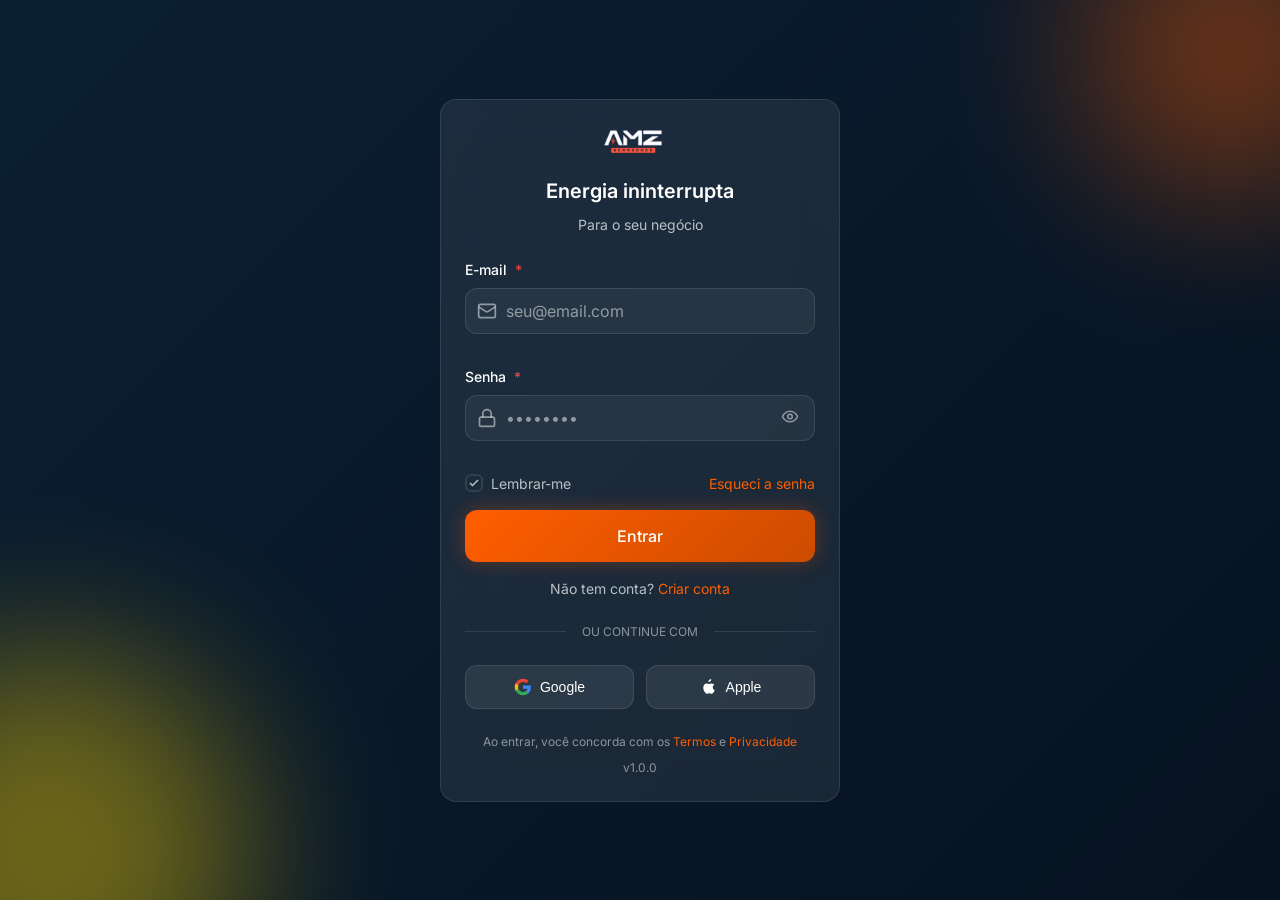
<file: pages/monitoramento.html>
<!DOCTYPE html>
<html lang="pt-BR">
<head>
  <meta charset="UTF-8">
  <meta name="viewport" content="width=device-width, initial-scale=1.0">
  <meta name="theme-color" content="#0B1F33">
  <title>Monitoramento - AMZ App</title>
  <link rel="manifest" href="../manifest.json">
  <link rel="icon" type="image/svg+xml" href="../assets/icons/logoamz.png">
  <link href="https://fonts.googleapis.com/css2?family=Inter:wght@300;400;500;600;700&display=swap" rel="stylesheet">
  <link rel="stylesheet" href="../css/styles.css">
</head>
<body>

  <!-- Navbar -->
  <header class="navbar">
    <a href="../pages/dashboard.html" class="navbar-brand">
      <div class="navbar-brand-icon">
        <img src="../assets/icons/logoamz.png" alt="Logo AMZ" class="navbar-logo">
      </div>
      <span class="navbar-brand-text"><span>App</span></span>
    </a>
    <div class="navbar-actions">
      <div id="dseStatusBadge" class="dse-badge">
        <span id="dseStatusDot" class="status-dot"></span>
        <span id="dseStatusText">Gateway</span>
      </div>
      <button type="button" id="menuToggle" class="btn btn-secondary btn-sm">
        <svg width="20" height="20" viewBox="0 0 24 24" fill="none" stroke="currentColor" stroke-width="2">
          <line x1="3" y1="12" x2="21" y2="12"></line><line x1="3" y1="6" x2="21" y2="6"></line><line x1="3" y1="18" x2="21" y2="18"></line>
        </svg>
      </button>
    </div>
  </header>

  <div id="sidebarOverlay" class="sidebar-overlay"></div>

  <aside id="sidebar" class="sidebar">
    <nav>
      <ul class="sidebar-menu">
        <li class="sidebar-menu-item">
          <a href="../pages/dashboard.html" class="sidebar-menu-link" data-label="Dashboard"><svg width="20" height="20" viewBox="0 0 24 24" fill="none" stroke="currentColor" stroke-width="2"><rect x="3" y="3" width="7" height="7"></rect><rect x="14" y="3" width="7" height="7"></rect><rect x="14" y="14" width="7" height="7"></rect><rect x="3" y="14" width="7" height="7"></rect></svg><span>Dashboard</span></a>
        </li>
        <li class="sidebar-menu-item">
          <a href="../pages/monitoramento.html" class="sidebar-menu-link active" data-label="Monitoramento"><svg width="20" height="20" viewBox="0 0 24 24" fill="none" stroke="currentColor" stroke-width="2"><path d="M22 12h-4l-3 9L9 3l-3 9H2"></path></svg><span>Monitoramento</span></a>
        </li>
        <li class="sidebar-menu-item">
          <a href="../pages/relatorios.html" class="sidebar-menu-link" data-label="Relatórios"><svg width="20" height="20" viewBox="0 0 24 24" fill="none" stroke="currentColor" stroke-width="2"><path d="M14 2H6a2 2 0 0 0-2 2v16a2 2 0 0 0 2 2h12a2 2 0 0 0 2-2V8z"></path><polyline points="14 2 14 8 20 8"></polyline></svg><span>Relatórios</span></a>
        </li>
        <li class="sidebar-menu-item">
          <a href="../pages/clientes.html" class="sidebar-menu-link" data-label="Clientes"><svg width="20" height="20" viewBox="0 0 24 24" fill="none" stroke="currentColor" stroke-width="2"><path d="M17 21v-2a4 4 0 0 0-4-4H5a4 4 0 0 0-4 4v2"></path><circle cx="9" cy="7" r="4"></circle></svg><span>Clientes</span></a>
        </li>
        <li class="sidebar-menu-item">
          <a href="../pages/geradores.html" class="sidebar-menu-link" data-label="Geradores"><svg width="20" height="20" viewBox="0 0 24 24" fill="none" stroke="currentColor" stroke-width="2" stroke-linecap="round" stroke-linejoin="round"><rect x="3" y="7" width="18" height="14" rx="2" ry="2"></rect><path d="M7 7V4h2v3M15 7V4h2v3M6 14h4M8 12v4M14 14h4"></path></svg><span>Geradores</span></a>
        </li>
        <li class="sidebar-menu-item">
          <a href="../pages/configuracoes.html" class="sidebar-menu-link" data-label="Configurações"><svg width="20" height="20" viewBox="0 0 24 24" fill="none" stroke="currentColor" stroke-width="2"><circle cx="12" cy="12" r="3"></circle><path d="M19.4 15a1.65 1.65 0 0 0 .33 1.82l.06.06a2 2 0 0 1 0 2.83 2 2 0 0 1-2.83 0l-.06-.06a1.65 1.65 0 0 0-1.82-.33 1.65 1.65 0 0 0-1 1.51V21a2 2 0 0 1-2 2 2 2 0 0 1-2-2v-.09A1.65 1.65 0 0 0 9 19.4a1.65 1.65 0 0 0-1.82.33l-.06.06a2 2 0 0 1-2.83 0 2 2 0 0 1 0-2.83l.06-.06a1.65 1.65 0 0 0 .33-1.82 1.65 1.65 0 0 0-1.51-1H3a2 2 0 0 1-2-2 2 2 0 0 1 2-2h.09A1.65 1.65 0 0 0 4.6 9a1.65 1.65 0 0 0-.33-1.82l-.06-.06a2 2 0 0 1 0-2.83 2 2 0 0 1 2.83 0l.06.06a1.65 1.65 0 0 0 1.82.33H9a1.65 1.65 0 0 0 1-1.51V3a2 2 0 0 1 2-2 2 2 0 0 1 2 2v.09a1.65 1.65 0 0 0 1 1.51 1.65 1.65 0 0 0 1.82-.33l.06-.06a2 2 0 0 1 2.83 0 2 2 0 0 1 0 2.83l-.06.06a1.65 1.65 0 0 0-.33 1.82V9a1.65 1.65 0 0 0 1.51 1H21a2 2 0 0 1 2 2 2 2 0 0 1-2 2h-.09a1.65 1.65 0 0 0-1.51 1z"></path></svg><span>Configurações</span></a>
        </li>
      </ul>
    </nav>
  </aside>

  <nav class="bottom-nav">
    <a href="../pages/dashboard.html" class="bottom-nav-item">
      <svg viewBox="0 0 24 24" fill="none" stroke="currentColor" stroke-width="2"><rect x="3" y="3" width="7" height="7"></rect><rect x="14" y="3" width="7" height="7"></rect><rect x="14" y="14" width="7" height="7"></rect><rect x="3" y="14" width="7" height="7"></rect></svg>
      <span>Início</span>
    </a>
    <a href="../pages/monitoramento.html" class="bottom-nav-item active">
      <svg viewBox="0 0 24 24" fill="none" stroke="currentColor" stroke-width="2"><path d="M22 12h-4l-3 9L9 3l-3 9H2"></path></svg>
      <span>Monitor</span>
    </a>
    <a href="../pages/relatorios.html" class="bottom-nav-item">
      <svg viewBox="0 0 24 24" fill="none" stroke="currentColor" stroke-width="2"><path d="M14 2H6a2 2 0 0 0-2 2v16a2 2 0 0 0 2 2h12a2 2 0 0 0 2-2V8z"></path><polyline points="14 2 14 8 20 8"></polyline></svg>
      <span>Relatórios</span>
    </a>
    <a href="../pages/clientes.html" class="bottom-nav-item">
      <svg viewBox="0 0 24 24" fill="none" stroke="currentColor" stroke-width="2"><path d="M17 21v-2a4 4 0 0 0-4-4H5a4 4 0 0 0-4 4v2"></path><circle cx="9" cy="7" r="4"></circle></svg>
      <span>Clientes</span>
    </a>
    <a href="../pages/geradores.html" class="bottom-nav-item" data-page="geradores"><svg viewBox="0 0 24 24" fill="none" stroke="currentColor" stroke-width="2" stroke-linecap="round" stroke-linejoin="round"><rect x="3" y="7" width="18" height="14" rx="2" ry="2"></rect><path d="M7 7V4h2v3M15 7V4h2v3M6 14h4M8 12v4M14 14h4"></path></svg><span>Geradores</span></a>
    <a href="../pages/configuracoes.html" class="bottom-nav-item">
      <svg viewBox="0 0 24 24" fill="none" stroke="currentColor" stroke-width="2"><circle cx="12" cy="12" r="3"></circle><path d="M19.4 15a1.65 1.65 0 0 0 .33 1.82l.06.06a2 2 0 0 1 0 2.83 2 2 0 0 1-2.83 0l-.06-.06a1.65 1.65 0 0 0-1.82-.33 1.65 1.65 0 0 0-1 1.51V21a2 2 0 0 1-2 2 2 2 0 0 1-2-2v-.09A1.65 1.65 0 0 0 9 19.4a1.65 1.65 0 0 0-1.82.33l-.06.06a2 2 0 0 1-2.83 0 2 2 0 0 1 0-2.83l.06-.06a1.65 1.65 0 0 0 .33-1.82 1.65 1.65 0 0 0-1.51-1H3a2 2 0 0 1-2-2 2 2 0 0 1 2-2h.09A1.65 1.65 0 0 0 4.6 9a1.65 1.65 0 0 0-.33-1.82l-.06-.06a2 2 0 0 1 0-2.83 2 2 0 0 1 2.83 0l.06.06a1.65 1.65 0 0 0 1.82.33H9a1.65 1.65 0 0 0 1-1.51V3a2 2 0 0 1 2-2 2 2 0 0 1 2 2v.09a1.65 1.65 0 0 0 1 1.51 1.65 1.65 0 0 0 1.82-.33l.06-.06a2 2 0 0 1 2.83 0 2 2 0 0 1 0 2.83l-.06.06a1.65 1.65 0 0 0-.33 1.82V9a1.65 1.65 0 0 0 1.51 1H21a2 2 0 0 1 2 2 2 2 0 0 1-2 2h-.09a1.65 1.65 0 0 0-1.51 1z"></path></svg>
      <span>Ajustes</span>
    </a>
  </nav>

  <!-- ══ MAIN ══════════════════════════════════════════════════════════════ -->
  <main class="main-content">

    <!-- Header — idêntico à v1 -->
    <header class="page-header">
      <h1 class="page-title">Monitoramento</h1>
      <p class="page-subtitle">Acompanhamento em tempo real</p>
    </header>

    <div style="padding: 0 var(--space-4);">

      <!-- Filtros -->
      <div style="display: flex; gap: var(--space-3); margin-bottom: var(--space-4); flex-wrap: wrap;">
        <select id="filterStatus" class="form-select" style="min-width: 150px;">
          <option value="">Todos os status</option>
          <option value="Online">Online</option>
          <option value="Offline">Offline</option>
          <option value="Aguardando">Aguardando</option>
        </select>
        <select id="filterClient" class="form-select" style="min-width: 150px;">
          <option value="">Todos os clientes</option>
        </select>
      </div>

      <!-- Painel Gateway DSE -->
      <div id="gatewayPanel" style="display: none; margin-bottom: var(--space-4);">
        <div class="card" style="border-left: 3px solid var(--color-accent);">
          <div class="card-header">
            <div class="card-title">Gateway DSE — <span id="gwSerial">—</span></div>
            <span id="gwUpdateTime" style="font-size: var(--text-xs); color: var(--text-muted);"></span>
          </div>
          <div style="display: flex; flex-wrap: wrap; gap: var(--space-4); font-size: var(--text-sm);">
            <div><strong id="gwSignal">—</strong> (<span id="gwOperator">—</span>)</div>
            <div>IP: <strong id="gwIp">—</strong></div>
            <div>MQTT: <strong id="gwMqtt">—</strong></div>
            <div>GPS: <strong id="gwGps">—</strong></div>
          </div>
        </div>
      </div>

      <!-- Grid de Geradores + Painel de Instrumentos por gerador -->
      <!-- Cada gerador renderizado pelo JS já inclui seu próprio painel de instrumentos abaixo -->
      <div id="generatorsGrid">
        <!-- preenchido via JS — cada item inclui card do gerador + instrumentos -->
      </div>

      <!-- Painéis legados (mantidos para compatibilidade com realtime) — ocultos visualmente -->
      <div style="display:none;">
        <span id="monitorStatusDot"></span>
        <span id="monitorStatusText"></span>
        <div id="motorGrid"></div>
        <div id="geradorGrid"></div>
        <div id="redeGrid"></div>
        <div id="historicoVelocidade"></div>
        <span id="historicoCount"></span>
      </div>

    </div>
  </main>

  <!-- Scripts — versão atual, todos preservados -->
  <script src="../config.js"></script>
  <script src="../js/utils/helpers.js"></script>
  <script src="../js/services/mock.service.js"></script>
  <script src="../js/services/api.service.js"></script>
  <script src="../js/services/auth.service.js"></script>
  <script src="../js/services/permissions.service.js"></script>
  <script src="../js/services/dse.service.js"></script>
  <script src="../js/services/generator-readings.service.js"></script>
  <script src="../js/app.js"></script>

  <script>
  let _realtimeInitialized = false;
  let _debounceTimerMonit  = null;
  const _ultimosValores    = {};
  let _latestDash          = {};  // escopo global — compartilhado entre IIFE e funções externas

  function _debounceReloadMonit() {
    clearTimeout(_debounceTimerMonit);
    _debounceTimerMonit = setTimeout(() => loadMonitoramentoReadings(), 200);
  }

  // ── Ícones SVG (padrão v1) ───────────────────────────────────────────────
  function getIcon(name) {
    const icons = {
      fuel:       '<path d="M3 22h12V4a1 1 0 0 0-1-1H4a1 1 0 0 0-1 1v18z"></path><path d="M15 8h2a2 2 0 0 1 2 2v3a1 1 0 0 0 1 1h1v5a1 1 0 0 1-1 1h-1"></path><line x1="7" y1="22" x2="7" y2="11"></line><line x1="3" y1="11" x2="15" y2="11"></line>',
      velocidade: '<circle cx="12" cy="12" r="10"></circle><path d="M12 8v4l3 3"></path><path d="M7.5 7.5l1.5 1.5M16.5 7.5l-1.5 1.5M6 12h2M16 12h2"></path>',
      pressao:    '<path d="M12 2.69l5.66 5.66a8 8 0 1 1-11.31 0z"></path>',
      thermo:     '<path d="M14 14.76V3.5a2.5 2.5 0 0 0-5 0v11.26a4.5 4.5 0 1 0 5 0z"></path>',
      bateria:    '<rect x="2" y="7" width="16" height="10" rx="2" ry="2"></rect><line x1="22" y1="11" x2="22" y2="13"></line><line x1="10" y1="10" x2="10" y2="14"></line>',
      frequencia: '<path d="M2 12h3l3-8 4 16 3-8h3"></path>',
      tensao:     '<path d="M13 2L3 14h9l-1 8 10-12h-9l1-8z"></path>',
      potencia:   '<path d="M18.36 6.64a9 9 0 1 1-12.73 0"></path><line x1="12" y1="2" x2="12" y2="12"></line>',
      zap:        '<polygon points="13 2 3 14 12 14 11 22 21 10 12 10 13 2"></polygon>',
      alert:      '<path d="M10.29 3.86L1.82 18a2 2 0 0 0 1.71 3h16.94a2 2 0 0 0 1.71-3L13.71 3.86a2 2 0 0 0-3.42 0z"></path><line x1="12" y1="9" x2="12" y2="13"></line><line x1="12" y1="17" x2="12.01" y2="17"></line>',
      users:      '<path d="M17 21v-2a4 4 0 0 0-4-4H5a4 4 0 0 0-4 4v2"></path><circle cx="9" cy="7" r="4"></circle><path d="M23 21v-2a4 4 0 0 0-3-3.87"></path><path d="M16 3.13a4 4 0 0 1 0 7.75"></path>',
      tool:       '<path d="M14.7 6.3a1 1 0 0 0 0 1.4l1.6 1.6a1 1 0 0 0 1.4 0l3.77-3.77a6 6 0 0 1-7.94 7.94l-6.91 6.91a2.12 2.12 0 0 1-3-3l6.91-6.91a6 6 0 0 1 7.94-7.94l-3.76 3.76z"></path>',
      wifi:       '<path d="M1.42 9a16 16 0 0 1 21.16 0M5 12.55a11 11 0 0 1 14.08 0M10.5 16.05a5 5 0 0 1 3 0M12 20h.01"></path>',
      terminal:   '<path d="M1 6l5 6-5 6M8 6h13M8 12h13M8 18h13"></path>',
      'x-circle': '<circle cx="12" cy="12" r="10"></circle><line x1="15" y1="9" x2="9" y2="15"></line><line x1="9" y1="9" x2="15" y2="15"></line>',
      info:       '<circle cx="12" cy="12" r="10"></circle><line x1="12" y1="16" x2="12" y2="12"></line><line x1="12" y1="8" x2="12.01" y2="8"></line>',
      check:      '<path d="M22 11.08V12a10 10 0 1 1-5.93-9.14"></path><polyline points="22 4 12 14.01 9 11.01"></polyline>',
      activity:   '<polyline points="22 12 18 12 15 21 9 3 6 12 2 12"></polyline>',
    };
    return icons[name] || icons.activity;
  }

  (function() {
    if (!AuthService.isAuthenticated()) { window.location.href = '../index.html'; return; }

    document.getElementById('menuToggle').addEventListener('click', () => {
      document.getElementById('sidebar').classList.toggle('open');
      document.getElementById('sidebarOverlay').classList.toggle('open');
    });
    document.getElementById('sidebarOverlay').addEventListener('click', () => {
      document.getElementById('sidebar').classList.remove('open');
      document.getElementById('sidebarOverlay').classList.remove('open');
    });

    let allGenerators = [];
    let dseData       = null;

    // ── DSE Status Badge ─────────────────────────────────────────────────
    const STATUS_COLOR = { online:'#10b981', offline:'#ef4444', syncing:'#f59e0b', error:'#ef4444' };
    function updateStatusBadge(status) {
      document.getElementById('dseStatusDot').style.background = STATUS_COLOR[status] || '#6b7280';
      document.getElementById('dseStatusText').textContent = { online:'Gateway Online', offline:'Gateway Offline', syncing:'Sincronizando…', error:'Erro de conexão' }[status] || 'Gateway';
    }

    // ── Gateway Panel ────────────────────────────────────────────────────
    function updateGatewayPanel(data) {
      dseData = data;
      document.getElementById('gatewayPanel').style.display = 'block';
      document.getElementById('gwSerial').textContent    = data.device?.serial ?? '—';
      document.getElementById('gwIp').textContent        = data.gsm?.ip        ?? '—';
      document.getElementById('gwOperator').textContent  = data.gsm?.operator  ?? '—';
      document.getElementById('gwMqtt').textContent      = data.mqtt?.connected ? 'Conectado' : 'Desconectado';
      document.getElementById('gwUpdateTime').textContent= 'Atualizado: ' + new Date(data.capturedAt).toLocaleTimeString('pt-BR');
      const bars = ['○○○○○','●○○○○','●●○○○','●●●○○','●●●●○','●●●●●'];
      document.getElementById('gwSignal').textContent = (bars[data.gsm?.signal] || '—') + ' ' + (data.gsm?.type ?? '');
      document.getElementById('gwGps').textContent   = data.gps?.hasFix ? `${data.gps.latitude?.toFixed(4)}, ${data.gps.longitude?.toFixed(4)}` : 'Sem sinal';

      const moduleMap = {};
      (data.modules ?? []).forEach(m => { if (m.serial) moduleMap[m.serial.toUpperCase()] = m; });
      allGenerators.forEach(g => {
        const mod = moduleMap[g.module_id?.toUpperCase()];
        if (mod) { g.status = mod.online ? 'Online' : 'Offline'; g.firmware = mod.firmware || g.firmware; }
      });
      renderGenerators(applyFilters());
    }

    // ── Filtros ──────────────────────────────────────────────────────────
    function applyFilters() {
      const st = document.getElementById('filterStatus').value;
      const cl = document.getElementById('filterClient').value;
      return allGenerators.filter(g => (!st || g.status === st) && (!cl || String(g.client_id) === cl));
    }
    document.getElementById('filterStatus').addEventListener('change', () => renderGenerators(applyFilters()));
    document.getElementById('filterClient').addEventListener('change', () => renderGenerators(applyFilters()));

    // ── Badge helper
    function statusClass(s) {
      return s === 'Online' ? 'badge-online' : s === 'Offline' ? 'badge-offline' : 'badge-warning';
    }

    // ── Cards de Geradores — EXATO layout v1 com dados DSE reais ─────────
    function renderGenerators(list) {
      const container = document.getElementById('generatorsGrid');
      if (!list.length) {
        container.innerHTML = '<p style="color: var(--text-muted); padding: 20px;">Nenhum gerador encontrado.</p>';
        return;
      }

      container.innerHTML = list.map((g, idx) => {
        const mod       = dseData?.modules?.find(m => m.serial?.toUpperCase() === g.module_id?.toUpperCase());
        const temp      = _latestDash.temperatura_resfriamento?.valor ?? null;
        const fuel      = _latestDash.nivel_combustivel?.valor ?? null;
        const watts     = _latestDash.gerador_watts_total?.valor ?? null;
        const tempColor = temp === null ? 'success' : temp > 90 ? 'error' : temp > 80 ? 'warning' : 'success';
        const fuelPct   = fuel !== null ? Math.min(100, Math.max(0, fuel)) : null;
        const fuelColor = fuelPct === null ? '#3b82f6' : fuelPct < 10 ? 'var(--color-error)' : fuelPct < 30 ? 'var(--color-warning)' : fuelPct < 60 ? '#3b82f6' : 'var(--color-success)';
        const badgeClass = statusClass(g.status);
        const gId = `mon-gen-${idx}`;

        return `
          <div class="card" style="margin-bottom: var(--space-4); overflow: hidden; min-width: 0;">

            <!-- Identificação -->
            <div class="card-header">
              <div>
                <div class="card-title">${g.serial || '—'}</div>
                <div style="font-size: var(--text-xs); color: var(--text-muted);">${g.clientName || 'Sem cliente'}${g.local ? ' · ' + g.local : ''}</div>
              </div>
              <span class="badge ${badgeClass}">${g.status || 'Aguardando'}</span>
            </div>

            <!-- Resumo: temperatura + potência -->
            <div style="display: grid; grid-template-columns: repeat(2, 1fr); gap: var(--space-3); margin-bottom: var(--space-3);">
              <div class="stat-card">
                <div class="stat-icon ${tempColor}">
                  <svg width="20" height="20" viewBox="0 0 24 24" fill="none" stroke="currentColor" stroke-width="2">${getIcon('thermo')}</svg>
                </div>
                <div class="stat-value" style="font-size: var(--text-xl);">${temp !== null ? temp + '°C' : '—'}</div>
                <div class="stat-label">Temperatura</div>
              </div>
              <div class="stat-card">
                <div class="stat-icon info">
                  <svg width="20" height="20" viewBox="0 0 24 24" fill="none" stroke="currentColor" stroke-width="2">${getIcon('zap')}</svg>
                </div>
                <div class="stat-value" style="font-size: var(--text-xl);">${watts !== null ? Math.round(watts) + 'W' : '—'}</div>
                <div class="stat-label">Potência</div>
              </div>
            </div>

            <!-- Combustível -->
            <div style="background: var(--bg-input); border-radius: var(--radius-lg); padding: var(--space-3); margin-bottom: var(--space-3);">
              <div style="display: flex; justify-content: space-between; font-size: var(--text-xs); color: var(--text-muted); margin-bottom: var(--space-2);">
                <span>Combustível</span><span>${fuelPct !== null ? fuelPct + '%' : '—'}</span>
              </div>
              <div style="height: 8px; background: var(--color-gray-700); border-radius: var(--radius-full); overflow: hidden;">
                <div style="width: ${fuelPct !== null ? fuelPct : 0}%; height: 100%; background: ${fuelColor}; border-radius: var(--radius-full); transition: width 0.3s;"></div>
              </div>
            </div>

            <!-- Info módulo -->
            <div style="font-size: var(--text-xs); color: var(--text-muted); margin-bottom: var(--space-3);">
              Módulo: <strong style="color: var(--text-primary);">${g.module_id || '—'}</strong>
              · ${g.protocol || mod?.protocol || 'RS485'}
              ${g.firmware || mod?.firmware ? ' · FW: ' + (g.firmware || mod?.firmware) : ''}
              ${mod?.latitude ? ` · <svg width="10" height="10" viewBox="0 0 24 24" fill="none" stroke="currentColor" stroke-width="2" style="vertical-align:middle;"><path d="M21 10c0 7-9 13-9 13s-9-6-9-13a9 9 0 0 1 18 0z"></path><circle cx="12" cy="10" r="3"></circle></svg> ${mod.latitude.toFixed(4)}, ${mod.longitude.toFixed(4)}` : ''}
            </div>

            <!-- Divisor: instrumentos DSE -->
            <div style="border-top: 1px solid var(--glass-border); padding-top: var(--space-3);">

              <!-- Status motor -->
              <div style="display: flex; align-items: center; gap: var(--space-2); margin-bottom: var(--space-3);">
                <span id="monStatusDot-${gId}" class="status-dot"></span>
                <span id="monStatusText-${gId}" style="font-size: var(--text-xs); color: var(--text-muted);">Carregando...</span>
              </div>

              <!-- Motor -->
              <div style="margin-bottom: var(--space-3);">
                <div style="font-size: var(--text-xs); color: var(--text-muted); text-transform: uppercase; letter-spacing: 1px; margin-bottom: var(--space-2);">Motor</div>
                <div style="display:grid;grid-template-columns:repeat(2,minmax(0,1fr));gap:var(--space-2);" id="motorGrid-${gId}"></div>
              </div>

              <!-- Gerador Elétrico -->
              <div style="margin-bottom: var(--space-3);">
                <div style="font-size: var(--text-xs); color: var(--text-muted); text-transform: uppercase; letter-spacing: 1px; margin-bottom: var(--space-2);">Gerador Elétrico</div>
                <div style="display:grid;grid-template-columns:repeat(2,minmax(0,1fr));gap:var(--space-2);" id="geradorGrid-${gId}"></div>
              </div>

              <!-- Rede -->
              <div style="margin-bottom: var(--space-3);">
                <div style="font-size: var(--text-xs); color: var(--text-muted); text-transform: uppercase; letter-spacing: 1px; margin-bottom: var(--space-2);">Rede</div>
                <div style="display:grid;grid-template-columns:repeat(2,minmax(0,1fr));gap:var(--space-2);" id="redeGrid-${gId}"></div>
              </div>

              <!-- Histórico velocidade -->
              <div style="border-top: 1px solid var(--glass-border); padding-top: var(--space-3);">
                <div style="display: flex; justify-content: space-between; align-items: center; margin-bottom: var(--space-2);">
                  <span style="font-size: var(--text-xs); color: var(--text-muted); text-transform: uppercase; letter-spacing: 1px;">Velocidade — Últimas 2h</span>
                  <span id="histCount-${gId}" style="font-size: var(--text-xs); color: var(--text-muted);"></span>
                </div>
                <div id="histVel-${gId}" style="font-size: var(--text-sm); color: var(--text-muted); overflow-x: auto; white-space: nowrap;">Carregando...</div>
              </div>

            </div>

            <!-- Botões -->
            <div style="display: flex; gap: var(--space-2); margin-top: var(--space-4);">
              <a href="../pages/geradores.html" class="btn btn-secondary" style="flex: 1; text-align: center;">Detalhes</a>
              <a href="../pages/relatorios.html" class="btn btn-secondary" style="flex: 1; text-align: center;">Histórico</a>
            </div>

          </div>`;
      }).join('');

      list.forEach((g, idx) => loadInstrumentosMonitor(g, `mon-gen-${idx}`));
    }

    // ── Instrumentos DSE por gerador ──────────────────────────────────────
    async function loadInstrumentosMonitor(g, gId) {
      const svc = window.GeneratorReadingsService;
      if (!svc) return;

      const grupos = {
        motor:   [
          'velocidade_motor','pressao_oleo','temperatura_resfriamento','temperatura_oleo',
          'nivel_combustivel','tensao_bateria','tensao_carga_alternador','tempo_funcionamento_motor',
        ],
        gerador: [
          'frequencia_gerador',
          'gerador_tensao_l1n','gerador_tensao_l2n','gerador_tensao_l3n',
          'gerador_tensao_l1l2','gerador_tensao_l2l3','gerador_tensao_l3l1',
          'gerador_corrente_l1','gerador_corrente_l2','gerador_corrente_l3',
          'gerador_watts_total','gerador_va_total','gerador_var_total',
          'gerador_fator_potencia',
          'gerador_energia_kwh',
        ],
        rede:    [
          'frequencia_rede',
          'rede_tensao_l1n','rede_tensao_l2n','rede_tensao_l3n',
          'rede_tensao_l1l2',
        ],
      };

      try {
        // Usa _latestDash já preenchido (evita terceira chamada a getDashboard)
        const dash = Object.keys(_latestDash).length ? _latestDash : await svc.getDashboard();
        const todos = [...grupos.motor, ...grupos.gerador, ...grupos.rede];
        const mapa  = {};
        todos.forEach(c => {
          const d = dash[c];
          mapa[c] = d && d.valor !== null ? { [c]: d.valor, reading_timestamp: d.timestamp, stale: d.stale, ageMin: d.ageMin } : null;
        });

        // Status velocidade
        const velDado = mapa['velocidade_motor'];
        const vel     = velDado ? parseFloat(velDado.velocidade_motor) : null;
        const velStale= velDado?.stale ?? false;
        const online  = vel !== null && vel > 0 && !velStale;
        const dot  = document.getElementById(`monStatusDot-${gId}`);
        const txt  = document.getElementById(`monStatusText-${gId}`);
        if (dot) dot.style.background = online ? '#10b981' : velStale ? '#f59e0b' : '#6b7280';
        if (txt) txt.textContent = velDado
          ? (velStale ? `Dado antigo (${velDado.ageMin}min) · ${vel} RPM`
             : online ? `Online · ${vel} RPM · ${svc.formatarTimestamp(velDado.reading_timestamp)}`
                      : `Parado · ${svc.formatarTimestamp(velDado.reading_timestamp)}`)
          : 'Sem dados';

        // Renderizar grupos — cards compactos e responsivos em mobile
        ['motor','gerador','rede'].forEach(grupo => {
          const el = document.getElementById(`${grupo}Grid-${gId}`);
          if (!el) return;
          el.innerHTML = grupos[grupo].map(campo => {
            const cfg    = svc.CAMPOS[campo];
            const dado   = mapa[campo];
            const valor  = dado ? parseFloat(dado[campo]) : null;
            const stale  = dado?.stale ?? false;
            const ageMin = dado?.ageMin ?? null;
            const alerta = svc.getAlerta(campo, valor);
            const cor    = stale ? '#d97706' : alerta === 'critico' ? '#ef4444' : alerta === 'atencao' ? '#f59e0b' : '#10b981';
            const staleTag = stale && ageMin !== null
              ? `<span style="font-size:9px;background:#d97706;color:#fff;border-radius:3px;padding:1px 4px;">⏱${ageMin>=60?Math.round(ageMin/60)+'h':ageMin+'m'}</span>`
              : '';
            const iconMap = {
              velocidade_motor:         '<circle cx="12" cy="12" r="10"></circle><path d="M12 8v4l3 3"></path><path d="M7.5 7.5l1.5 1.5M16.5 7.5l-1.5 1.5M6 12h2M16 12h2"></path>',
              pressao_oleo:             '<path d="M12 2.69l5.66 5.66a8 8 0 1 1-11.31 0z"></path>',
              temperatura_resfriamento: '<path d="M14 14.76V3.5a2.5 2.5 0 0 0-5 0v11.26a4.5 4.5 0 1 0 5 0z"></path>',
              temperatura_oleo:         '<path d="M14 14.76V3.5a2.5 2.5 0 0 0-5 0v11.26a4.5 4.5 0 1 0 5 0z"></path><circle cx="18" cy="18" r="3"></circle>',
              nivel_combustivel:        '<path d="M3 22h12V4a1 1 0 0 0-1-1H4a1 1 0 0 0-1 1v18z"></path><path d="M15 8h2a2 2 0 0 1 2 2v3a1 1 0 0 0 1 1h1v5a1 1 0 0 1-1 1h-1"></path><line x1="7" y1="22" x2="7" y2="11"></line><line x1="3" y1="11" x2="15" y2="11"></line>',
              tensao_bateria:           '<rect x="2" y="7" width="16" height="10" rx="2" ry="2"></rect><line x1="22" y1="11" x2="22" y2="13"></line><line x1="10" y1="10" x2="10" y2="14"></line>',
              tensao_carga_alternador:  '<circle cx="12" cy="12" r="10"></circle><path d="M13 2L3 14h9l-1 8 10-12h-9l1-8z"></path>',
              tempo_funcionamento_motor:'<circle cx="12" cy="12" r="10"></circle><polyline points="12 6 12 12 16 14"></polyline>',
              frequencia_gerador:       '<path d="M2 12h3l3-8 4 16 3-8h3"></path>',
              gerador_tensao_l1n:       '<path d="M13 2L3 14h9l-1 8 10-12h-9l1-8z"></path>',
              gerador_tensao_l2n:       '<path d="M13 2L3 14h9l-1 8 10-12h-9l1-8z"></path>',
              gerador_tensao_l3n:       '<path d="M13 2L3 14h9l-1 8 10-12h-9l1-8z"></path>',
              gerador_corrente_l1:      '<polyline points="5 22 8.5 2 12 14 15.5 2 19 22"></polyline>',
              gerador_corrente_l2:      '<polyline points="5 22 8.5 2 12 14 15.5 2 19 22"></polyline>',
              gerador_corrente_l3:      '<polyline points="5 22 8.5 2 12 14 15.5 2 19 22"></polyline>',
              gerador_watts_total:      '<path d="M18.36 6.64a9 9 0 1 1-12.73 0"></path><line x1="12" y1="2" x2="12" y2="12"></line>',
              frequencia_rede:          '<path d="M2 12h3l3-8 4 16 3-8h3"></path>',
              rede_tensao_l1n:          '<circle cx="12" cy="12" r="10"></circle><line x1="2" y1="12" x2="22" y2="12"></line><path d="M12 2a15.3 15.3 0 0 1 4 10 15.3 15.3 0 0 1-4 10 15.3 15.3 0 0 1-4-10 15.3 15.3 0 0 1 4-10z"></path>',
              rede_tensao_l2n:          '<circle cx="12" cy="12" r="10"></circle><line x1="2" y1="12" x2="22" y2="12"></line><path d="M12 2a15.3 15.3 0 0 1 4 10 15.3 15.3 0 0 1-4 10 15.3 15.3 0 0 1-4-10 15.3 15.3 0 0 1 4-10z"></path>',
              rede_tensao_l3n:          '<circle cx="12" cy="12" r="10"></circle><line x1="2" y1="12" x2="22" y2="12"></line><path d="M12 2a15.3 15.3 0 0 1 4 10 15.3 15.3 0 0 1-4 10 15.3 15.3 0 0 1-4-10 15.3 15.3 0 0 1 4-10z"></path>',
              rede_tensao_l1l2:         '<circle cx="12" cy="12" r="10"></circle><line x1="2" y1="12" x2="22" y2="12"></line><path d="M12 2a15.3 15.3 0 0 1 4 10 15.3 15.3 0 0 1-4 10 15.3 15.3 0 0 1-4-10 15.3 15.3 0 0 1 4-10z"></path>',
              gerador_tensao_l1l2:      '<path d="M13 2L3 14h9l-1 8 10-12h-9l1-8z"></path>',
              gerador_tensao_l2l3:      '<path d="M13 2L3 14h9l-1 8 10-12h-9l1-8z"></path>',
              gerador_tensao_l3l1:      '<path d="M13 2L3 14h9l-1 8 10-12h-9l1-8z"></path>',
              gerador_va_total:         '<path d="M18.36 6.64a9 9 0 1 1-12.73 0"></path><line x1="12" y1="2" x2="12" y2="12"></line>',
              gerador_var_total:        '<polyline points="22 12 18 12 15 21 9 3 6 12 2 12"></polyline>',
              gerador_fator_potencia:   '<circle cx="12" cy="12" r="10"></circle><path d="M12 8v4l3 3"></path>',
              gerador_energia_kwh:      '<polyline points="22 12 18 12 15 21 9 3 6 12 2 12"></polyline><circle cx="12" cy="12" r="2"></circle>',
            };
            const iconSvg = iconMap[campo] || '<polyline points="22 12 18 12 15 21 9 3 6 12 2 12"></polyline>';
            return `
              <div data-campo="${campo}" data-gen="${gId}" style="background:var(--bg-input);border-radius:var(--radius-lg);padding:var(--space-2) var(--space-3);border-left:2px solid ${cor};${stale?'opacity:.85;':''}">
                <div style="display:flex;align-items:flex-start;gap:6px;">
                  <div class="stat-icon ${alerta==='critico'?'error':alerta==='atencao'?'warning':'success'}" style="width:26px;height:26px;flex-shrink:0;margin-top:2px;">
                    <svg width="14" height="14" viewBox="0 0 24 24" fill="none" stroke="currentColor" stroke-width="2">${iconSvg}</svg>
                  </div>
                  <div style="flex:1;min-width:0;overflow:hidden;">
                    <div style="font-size:10px;color:var(--text-muted);white-space:normal;word-break:break-word;line-height:1.3;margin-bottom:2px;">${cfg.label}</div>
                    <div style="display:flex;align-items:center;gap:4px;flex-wrap:wrap;">
                      <div class="card-valor" style="font-size:var(--text-base);font-weight:var(--font-semibold);color:${cor};line-height:1.2;">${svc.formatarValor(valor,cfg.unidade,cfg.decimais)}</div>
                      ${staleTag}
                    </div>
                    <div class="card-ts" style="font-size:9px;color:var(--text-muted);margin-top:2px;">${dado?svc.formatarTimestamp(dado.reading_timestamp):'—'}</div>
                  </div>
                </div>
              </div>`;
          }).join('');
        });

        // Histórico
        const historico = await svc.getHistorico('velocidade_motor', 2, 30);
        const histEl    = document.getElementById(`histVel-${gId}`);
        const histCount = document.getElementById(`histCount-${gId}`);
        if (histEl && historico.length) {
          if (histCount) histCount.textContent = `${historico.length} leituras`;
          histEl.innerHTML = historico.map(r => {
            const v   = parseFloat(r.velocidade_motor);
            const cor = v > 0 ? '#10b981' : '#6b7280';
            const t   = new Date(r.reading_timestamp).toLocaleTimeString('pt-BR',{hour:'2-digit',minute:'2-digit'});
            return `<span style="display:inline-block;margin-right:var(--space-3);color:${cor};">${t}: <strong>${v}</strong> RPM</span>`;
          }).join('');
        } else if (histEl) {
          histEl.textContent = 'Sem leituras nas últimas 2h.';
        }

      } catch(err) {
        console.error(`[Monitoramento] Instrumentos ${gId}:`, err);
      }
    }

    // ── Carregar geradores ────────────────────────────────────────────────
    async function loadGenerators() {
      try {
        const apiSvc = window.CONFIG?.isDev() ? window.MockService : window.ApiService;

        // Busca geradores e leituras em paralelo — evita dupla espera
        const [genRes, dashRes] = await Promise.allSettled([
          apiSvc.getGenerators(),
          window.GeneratorReadingsService ? window.GeneratorReadingsService.getDashboard() : Promise.resolve(null),
        ]);

        // Geradores
        const raw = genRes.status === 'fulfilled' ? (genRes.value?.data ?? genRes.value) : [];
        allGenerators = (Array.isArray(raw) ? raw : []).map(g => ({ ...g, clientName: g.clients?.name || 'Sem cliente' }));

        // Preenche _latestDash ANTES de renderizar — cards já mostram os valores
        if (dashRes.status === 'fulfilled' && dashRes.value) {
          _latestDash = dashRes.value;
        }

        const clients = [...new Map(allGenerators.map(g => [g.client_id, g.clientName])).entries()];
        const selCli  = document.getElementById('filterClient');
        if (selCli) selCli.innerHTML = '<option value="">Todos os clientes</option>' +
          clients.filter(([id]) => id).map(([id, name]) => `<option value="${id}">${name}</option>`).join('');

        renderGenerators(applyFilters());

        if (window.CONFIG?.FEATURES?.DSE_INTEGRATION && window.DSEService) {
          const first = allGenerators.find(g => g.serial?.trim());
          if (first) {
            const gen = { id: first.id, serial: first.serial, moduleId: first.module_id || '' };
            window.CONFIG?.DSE?.AUTO_POLL
              ? window.DSEService.startPolling(gen, window.CONFIG?.DSE?.POLL_INTERVAL || 10000)
              : window.DSEService.setGenerator(gen);
          }
        }
      } catch(err) {
        console.error('[Monitoramento] Erro:', err);
        const g = document.getElementById('generatorsGrid');
        if (g) g.innerHTML = '<p style="color: var(--text-muted); padding: 20px;">Erro ao carregar geradores.</p>';
      }
    }

    // ── DSE Integration ───────────────────────────────────────────────────
    if (window.CONFIG?.FEATURES?.DSE_INTEGRATION && window.DSEService) {
      window.DSEService.onStatus(updateStatusBadge);
      window.DSEService.onData(updateGatewayPanel);
    }

    window.addEventListener('beforeunload', () => {
      clearTimeout(_debounceTimerMonit);
      if (window.DSEService) window.DSEService.destroy();
      if (window.GeneratorReadingsService?.unsubscribeRealtime) window.GeneratorReadingsService.unsubscribeRealtime();
    });

    loadGenerators();
    iniciarRealtime();
  })();

  // ── Realtime ─────────────────────────────────────────────────────────────
  function iniciarRealtime() {
    if (_realtimeInitialized) return;
    const svc = window.GeneratorReadingsService;
    if (!svc) return;
    if (typeof svc.unsubscribeRealtime === 'function' && svc._ws) svc.unsubscribeRealtime();
    if (typeof svc.subscribeRealtime === 'function') {
      svc.subscribeRealtime(record => { atualizarCardDireto(record); });
    }
    _realtimeInitialized = true;
  }

  // ── atualizarCardDireto v2 ───────────────────────────────────────────────
  // CORREÇÕES:
  //   Bug #4 real: atualizado = atualizado || c gravava só o 1º campo e só
  //     atualizava 1 card, mesmo que o record viesse com 20 campos preenchidos
  //     (comportamento da v9 da edge function).
  //   → CORRIGIDO: itera todosCampos, atualiza TODOS os cards de uma vez.
  //
  //   Bug #5: todosCampos estava desatualizado — sem os 21 campos novos
  //     (gerador_tensao_l1l2, rede_tensao_l1l2, gerador_va_*, etc.)
  //   → CORRIGIDO: lista completa sincronizada com getDashboard().
  //
  //   Bug #6: _debounceReloadMonit() disparava getDashboard() (41 queries)
  //     200ms após cada INSERT. Com a v9 cada INSERT já tem todos os campos,
  //     o card direto é suficiente. O fallback de 30s do setInterval cobre
  //     qualquer campo que o realtime perdeu.
  //   → CORRIGIDO: _debounceReloadMonit removido do callback realtime.
  //     O reload completo continua acontecendo pelo setInterval a cada 30s.
  function atualizarCardDireto(record) {
    const svc = window.GeneratorReadingsService;
    if (!svc || !record) return;

    const todosCampos = [
      // Motor
      'velocidade_motor','pressao_oleo','temperatura_resfriamento','temperatura_oleo',
      'nivel_combustivel','tensao_bateria','tensao_carga_alternador','tempo_funcionamento_motor',
      'numero_partidas',
      // Gerador
      'frequencia_gerador',
      'gerador_tensao_l1n','gerador_tensao_l2n','gerador_tensao_l3n',
      'gerador_tensao_l1l2','gerador_tensao_l2l3','gerador_tensao_l3l1',
      'gerador_corrente_l1','gerador_corrente_l2','gerador_corrente_l3',
      'gerador_watts_total','gerador_watts_l1','gerador_watts_l2','gerador_watts_l3',
      'gerador_va_total','gerador_va_l1','gerador_va_l2','gerador_va_l3',
      'gerador_var_total','gerador_var_l1','gerador_var_l2','gerador_var_l3',
      'gerador_fator_potencia','gerador_fator_potencia_l1','gerador_fator_potencia_l2','gerador_fator_potencia_l3',
      'gerador_energia_kwh','gerador_energia_kva','gerador_energia_kvar',
      // Rede
      'frequencia_rede',
      'rede_tensao_l1n','rede_tensao_l2n','rede_tensao_l3n',
      'rede_tensao_l1l2',
    ];

    const ts = record.reading_timestamp;
    let algumAtualizado = false;

    for (const c of todosCampos) {
      if (record[c] === null || record[c] === undefined) continue;

      // Salva no cache local
      _ultimosValores[c] = { valor: record[c], timestamp: ts };
      algumAtualizado = true;

      // Atualiza o card deste campo diretamente no DOM — todos os campos do record
      const cardEl = document.querySelector(`[data-campo="${c}"]`);
      if (!cardEl) continue;
      const cfg    = svc.CAMPOS[c];
      if (!cfg) continue;
      const valor  = parseFloat(record[c]);
      const alerta = svc.getAlerta(c, valor);
      const cor    = alerta === 'critico' ? '#ef4444' : alerta === 'atencao' ? '#f59e0b' : '#10b981';
      const elV    = cardEl.querySelector('.card-valor');
      const elT    = cardEl.querySelector('.card-ts');
      cardEl.style.borderLeftColor = cor;
      if (elV) { elV.style.color = cor; elV.textContent = svc.formatarValor(valor, cfg.unidade, cfg.decimais); }
      if (elT) elT.textContent = svc.formatarTimestamp(ts);
      cardEl.classList.remove('card-pulse'); void cardEl.offsetWidth; cardEl.classList.add('card-pulse');
    }

    if (!algumAtualizado) return;

    // Atualiza badge de status se RPM veio no record
    if (record.velocidade_motor !== null && record.velocidade_motor !== undefined) {
      const vel = parseFloat(record.velocidade_motor);
      const on  = vel > 0;

      // Status do painel legado
      const dot = document.getElementById('monitorStatusDot');
      const txt = document.getElementById('monitorStatusText');
      if (dot) dot.style.background = on ? '#10b981' : '#ef4444';
      if (txt) txt.textContent = on
        ? `Online · ${vel} RPM · ${svc.formatarTimestamp(ts)}`
        : `Parado · ${svc.formatarTimestamp(ts)}`;

      // Status dos painéis por gerador
      document.querySelectorAll('[id^="monStatusDot-"]').forEach(dotEl => {
        const gId = dotEl.id.replace('monStatusDot-', '');
        dotEl.style.background = on ? '#10b981' : '#ef4444';
        const txtEl = document.getElementById(`monStatusText-${gId}`);
        if (txtEl) txtEl.textContent = on
          ? `Online · ${vel} RPM · ${svc.formatarTimestamp(ts)}`
          : `Parado · ${svc.formatarTimestamp(ts)}`;
      });

      // Histórico de velocidade
      const histEl    = document.getElementById('historicoVelocidade');
      const histCount = document.getElementById('historicoCount');
      if (histEl) {
        const t  = new Date(ts).toLocaleTimeString('pt-BR', { hour:'2-digit', minute:'2-digit', second:'2-digit' });
        const co = vel > 0 ? '#10b981' : '#6b7280';
        const sp = document.createElement('span');
        sp.style.cssText = `display:inline-block;margin-right:var(--space-3);color:${co};`;
        sp.innerHTML = `${t}: <strong>${vel}</strong> RPM`;
        histEl.appendChild(sp);
        histEl.scrollLeft = histEl.scrollWidth;
        if (histCount) histCount.textContent = `${(parseInt(histCount.textContent)||0)+1} leituras`;
      }

      // Históricos por gerador
      document.querySelectorAll('[id^="histVel-"]').forEach(hEl => {
        const t  = new Date(ts).toLocaleTimeString('pt-BR', { hour:'2-digit', minute:'2-digit', second:'2-digit' });
        const co = vel > 0 ? '#10b981' : '#6b7280';
        const sp = document.createElement('span');
        sp.style.cssText = `display:inline-block;margin-right:var(--space-3);color:${co};`;
        sp.innerHTML = `${t}: <strong>${vel}</strong> RPM`;
        hEl.appendChild(sp);
        hEl.scrollLeft = hEl.scrollWidth;
        const hCount = document.getElementById(hEl.id.replace('histVel-','histCount-'));
        if (hCount) hCount.textContent = `${(parseInt(hCount.textContent)||0)+1} leituras`;
      });
    }
  }

  async function loadMonitoramentoReadings() {
    if (!window.GeneratorReadingsService) return;
    const svc = window.GeneratorReadingsService;
    const grupos = {
      motor:   [
        'velocidade_motor','pressao_oleo','temperatura_resfriamento','temperatura_oleo',
        'nivel_combustivel','tensao_bateria','tensao_carga_alternador','tempo_funcionamento_motor',
      ],
      gerador: [
        'frequencia_gerador',
        'gerador_tensao_l1n','gerador_tensao_l2n','gerador_tensao_l3n',
        'gerador_tensao_l1l2','gerador_tensao_l2l3','gerador_tensao_l3l1',
        'gerador_corrente_l1','gerador_corrente_l2','gerador_corrente_l3',
        'gerador_watts_total','gerador_va_total','gerador_var_total',
        'gerador_fator_potencia',
        'gerador_energia_kwh',
      ],
      rede:    [
        'frequencia_rede',
        'rede_tensao_l1n','rede_tensao_l2n','rede_tensao_l3n',
        'rede_tensao_l1l2',
      ],
    };
    const dash = await svc.getDashboard();
    _latestDash = dash;  // atualiza escopo global para renderGenerators

    const todos = [...grupos.motor,...grupos.gerador,...grupos.rede];
    const mapa  = {};
    todos.forEach(c => {
      const d = dash[c];
      mapa[c] = d && d.valor !== null ? { [c]: d.valor, reading_timestamp: d.timestamp, stale: d.stale, ageMin: d.ageMin } : null;
    });

    const velDado = mapa['velocidade_motor'];
    const vel     = velDado ? parseFloat(velDado.velocidade_motor) : null;
    const velStale= velDado?.stale ?? false;
    const online  = vel !== null && vel > 0 && !velStale;
    const dot  = document.getElementById('monitorStatusDot');
    const txt  = document.getElementById('monitorStatusText');
    if (dot) dot.style.background = online ? '#10b981' : velStale ? '#f59e0b' : '#ef4444';
    if (txt) txt.textContent = velDado
      ? (velStale ? `Dado antigo (${velDado.ageMin}min) · Último: ${vel} RPM` : online ? `Online · ${vel} RPM · ${svc.formatarTimestamp(velDado.reading_timestamp)}` : `Parado · ${svc.formatarTimestamp(velDado.reading_timestamp)}`)
      : 'Sem dados recentes';

    function renderGrupo(id, campos) {
      const el = document.getElementById(id);
      if (!el) return;
      el.innerHTML = campos.map(campo => {
        const cfg    = svc.CAMPOS[campo];
        const dado   = mapa[campo];
        const valor  = dado ? parseFloat(dado[campo]) : null;
        const stale  = dado?.stale ?? false;
        const ageMin = dado?.ageMin ?? null;
        const alerta = svc.getAlerta(campo, valor);
        const cor    = stale ? '#d97706' : alerta === 'critico' ? '#ef4444' : alerta === 'atencao' ? '#f59e0b' : '#10b981';
        const staleLabel = stale && ageMin !== null
          ? `<span style="font-size:9px;background:#d97706;color:#fff;border-radius:3px;padding:0 4px;margin-left:var(--space-1);">⏱ ${ageMin>=60?Math.round(ageMin/60)+'h':ageMin+'min'}</span>`
          : '';
        return `
          <div class="card" data-campo="${campo}" style="padding:var(--space-3);border-left:2px solid ${cor};transition:border-color .3s;${stale?'opacity:.85;':''}">
            <div style="font-size:var(--text-xs);color:var(--text-muted);display:flex;align-items:center;gap:var(--space-1);">${cfg.label}${staleLabel}</div>
            <div class="card-valor" style="font-size:var(--text-xl);font-weight:var(--font-semibold);color:${cor};margin:var(--space-1) 0;">${svc.formatarValor(valor,cfg.unidade,cfg.decimais)}</div>
            <div class="card-ts" style="font-size:var(--text-xs);color:var(--text-muted);">${dado?svc.formatarTimestamp(dado.reading_timestamp):'—'}</div>
          </div>`;
      }).join('');
      campos.forEach(c => { if (mapa[c]) _ultimosValores[c] = { valor: mapa[c][c], timestamp: mapa[c].reading_timestamp }; });
    }

    renderGrupo('motorGrid',   grupos.motor);
    renderGrupo('geradorGrid', grupos.gerador);
    renderGrupo('redeGrid',    grupos.rede);

    const historico = await svc.getHistorico('velocidade_motor', 2, 30);
    const histEl    = document.getElementById('historicoVelocidade');
    const histCount = document.getElementById('historicoCount');
    if (histEl && historico.length) {
      if (histCount) histCount.textContent = `${historico.length} leituras`;
      histEl.innerHTML = historico.map(r => {
        const v   = parseFloat(r.velocidade_motor);
        const cor = v > 0 ? '#10b981' : '#6b7280';
        const t   = new Date(r.reading_timestamp).toLocaleTimeString('pt-BR',{hour:'2-digit',minute:'2-digit'});
        return `<span style="display:inline-block;margin-right:var(--space-3);color:${cor};">${t}: <strong>${v}</strong> RPM</span>`;
      }).join('');
    } else if (histEl) {
      histEl.textContent = 'Sem leituras nas últimas 2 horas.';
    }
  }

  const _monitorFallback = setInterval(loadMonitoramentoReadings, 30000);
  window.addEventListener('beforeunload', () => clearInterval(_monitorFallback), { once: true });
  </script>

</body>
</html>
</file>
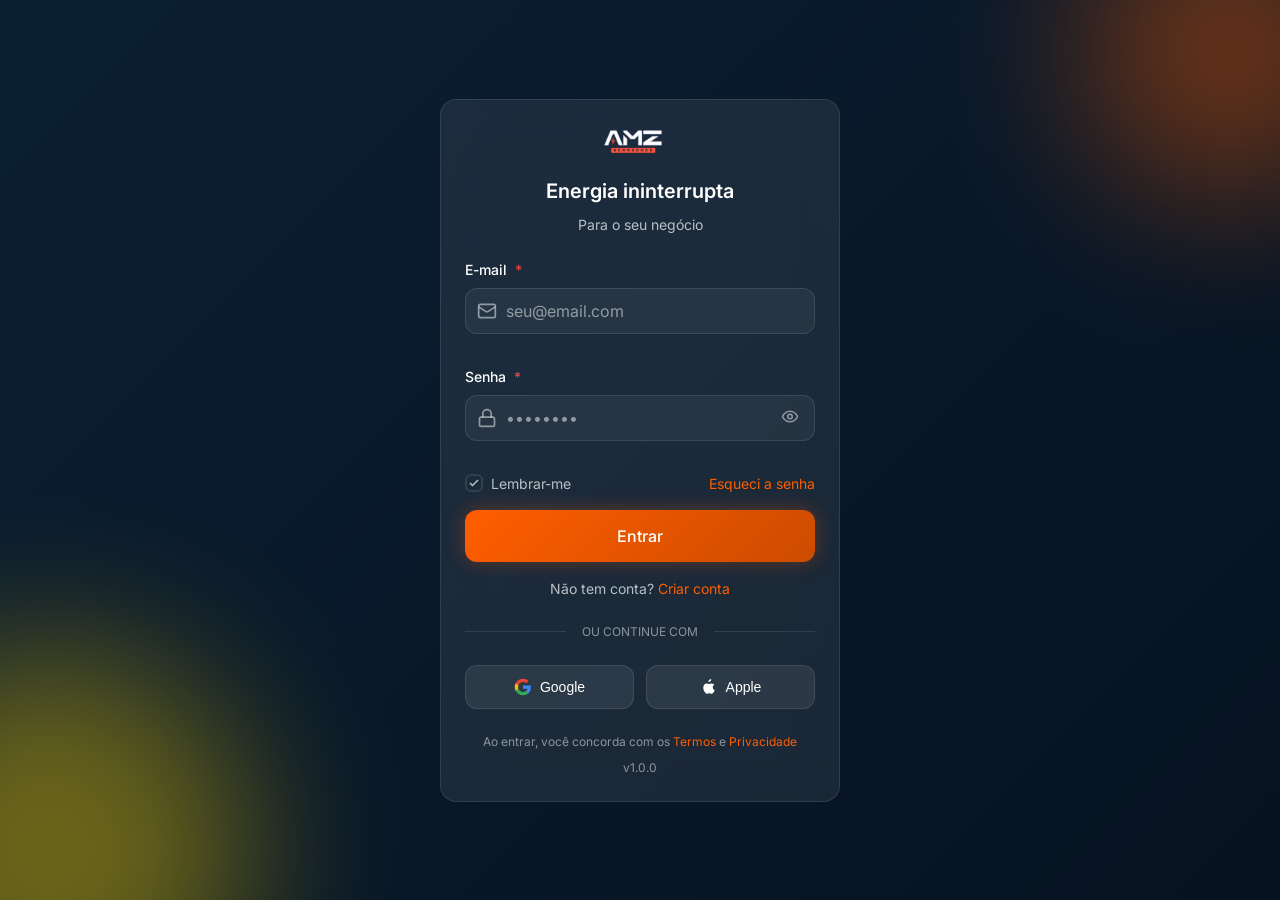
<file: pages/relatorios.html>
<!DOCTYPE html>
<html lang="pt-BR">
<head>
  <meta charset="UTF-8">
  <meta name="viewport" content="width=device-width, initial-scale=1.0">
  <meta name="theme-color" content="#0B1F33">
  <title>Relatórios - AMZ App</title>
  <link rel="manifest" href="../manifest.json">
  <link rel="icon" type="image/svg+xml" href="../assets/icons/logoamz.png">
  <link href="https://fonts.googleapis.com/css2?family=Inter:wght@300;400;500;600;700&display=swap" rel="stylesheet">
  <link rel="stylesheet" href="../css/styles.css">
</head>
<body>
  <header class="navbar">
    <a href="../pages/dashboard.html" class="navbar-brand" data-page="dashboard">
      <div class="navbar-brand-icon">
        <img src="../assets/icons/logoamz.png" alt="Logo AMZ" class="navbar-logo">
      </div>
      <span class="navbar-brand-text"><span>App</span></span>
    </a>
    <div class="navbar-actions">
      <button type="button" id="menuToggle" class="btn btn-secondary btn-sm">
        <svg width="20" height="20" viewBox="0 0 24 24" fill="none" stroke="currentColor" stroke-width="2">
          <line x1="3" y1="12" x2="21" y2="12"></line>
          <line x1="3" y1="6" x2="21" y2="6"></line>
          <line x1="3" y1="18" x2="21" y2="18"></line>
        </svg>
      </button>
    </div>
  </header>

  <div id="sidebarOverlay" class="sidebar-overlay"></div>
  <aside id="sidebar" class="sidebar">
    <nav>
      <ul class="sidebar-menu">
        <li class="sidebar-menu-item"><a href="../pages/dashboard.html" class="sidebar-menu-link" data-label="Dashboard" data-page="dashboard"><svg width="20" height="20" viewBox="0 0 24 24" fill="none" stroke="currentColor" stroke-width="2"><rect x="3" y="3" width="7" height="7"></rect><rect x="14" y="3" width="7" height="7"></rect><rect x="14" y="14" width="7" height="7"></rect><rect x="3" y="14" width="7" height="7"></rect></svg><span>Dashboard</span></a></li>
        <li class="sidebar-menu-item"><a href="../pages/monitoramento.html" class="sidebar-menu-link" data-label="Monitoramento" data-page="monitoramento"><svg width="20" height="20" viewBox="0 0 24 24" fill="none" stroke="currentColor" stroke-width="2"><path d="M22 12h-4l-3 9L9 3l-3 9H2"></path></svg><span>Monitoramento</span></a></li>
        <li class="sidebar-menu-item"><a href="../pages/relatorios.html" class="sidebar-menu-link active" data-label="Relatórios" data-page="relatorios"><svg width="20" height="20" viewBox="0 0 24 24" fill="none" stroke="currentColor" stroke-width="2"><path d="M14 2H6a2 2 0 0 0-2 2v16a2 2 0 0 0 2 2h12a2 2 0 0 0 2-2V8z"></path><polyline points="14 2 14 8 20 8"></polyline></svg><span>Relatórios</span></a></li>
        <li class="sidebar-menu-item"><a href="../pages/clientes.html" class="sidebar-menu-link" data-label="Clientes" data-page="clientes"><svg width="20" height="20" viewBox="0 0 24 24" fill="none" stroke="currentColor" stroke-width="2"><path d="M17 21v-2a4 4 0 0 0-4-4H5a4 4 0 0 0-4 4v2"></path><circle cx="9" cy="7" r="4"></circle></svg><span>Clientes</span></a></li>
        <li class="sidebar-menu-item"><a href="../pages/geradores.html" class="sidebar-menu-link" data-label="Geradores" data-page="geradores"><svg width="20" height="20" viewBox="0 0 24 24" fill="none" stroke="currentColor" stroke-width="2" stroke-linecap="round" stroke-linejoin="round"><rect x="3" y="7" width="18" height="14" rx="2" ry="2"></rect><path d="M7 7V4h2v3M15 7V4h2v3M6 14h4M8 12v4M14 14h4"></path></svg><span>Geradores</span></a></li>
        <li class="sidebar-menu-item"><a href="../pages/configuracoes.html" class="sidebar-menu-link" data-label="Configurações" data-page="configuracoes"><svg width="20" height="20" viewBox="0 0 24 24" fill="none" stroke="currentColor" stroke-width="2"><circle cx="12" cy="12" r="3"></circle><path d="M19.4 15a1.65 1.65 0 0 0 .33 1.82l.06.06a2 2 0 0 1 0 2.83 2 2 0 0 1-2.83 0l-.06-.06a1.65 1.65 0 0 0-1.82-.33 1.65 1.65 0 0 0-1 1.51V21a2 2 0 0 1-2 2 2 2 0 0 1-2-2v-.09A1.65 1.65 0 0 0 9 19.4a1.65 1.65 0 0 0-1.82.33l-.06.06a2 2 0 0 1-2.83 0 2 2 0 0 1 0-2.83l.06-.06a1.65 1.65 0 0 0 .33-1.82 1.65 1.65 0 0 0-1.51-1H3a2 2 0 0 1-2-2 2 2 0 0 1 2-2h.09A1.65 1.65 0 0 0 4.6 9a1.65 1.65 0 0 0-.33-1.82l-.06-.06a2 2 0 0 1 0-2.83 2 2 0 0 1 2.83 0l.06.06a1.65 1.65 0 0 0 1.82.33H9a1.65 1.65 0 0 0 1-1.51V3a2 2 0 0 1 2-2 2 2 0 0 1 2 2v.09a1.65 1.65 0 0 0 1 1.51 1.65 1.65 0 0 0 1.82-.33l.06-.06a2 2 0 0 1 2.83 0 2 2 0 0 1 0 2.83l-.06.06a1.65 1.65 0 0 0-.33 1.82V9a1.65 1.65 0 0 0 1.51 1H21a2 2 0 0 1 2 2 2 2 0 0 1-2 2h-.09a1.65 1.65 0 0 0-1.51 1z"></path></svg><span>Configurações</span></a></li>
      </ul>
    </nav>
  </aside>

  <nav class="bottom-nav">
    <a href="../pages/dashboard.html" class="bottom-nav-item" data-page="dashboard"><svg viewBox="0 0 24 24" fill="none" stroke="currentColor" stroke-width="2"><rect x="3" y="3" width="7" height="7"></rect><rect x="14" y="3" width="7" height="7"></rect><rect x="14" y="14" width="7" height="7"></rect><rect x="3" y="14" width="7" height="7"></rect></svg><span>Início</span></a>
    <a href="../pages/monitoramento.html" class="bottom-nav-item" data-page="monitoramento"><svg viewBox="0 0 24 24" fill="none" stroke="currentColor" stroke-width="2"><path d="M22 12h-4l-3 9L9 3l-3 9H2"></path></svg><span>Monitor</span></a>
    <a href="../pages/relatorios.html" class="bottom-nav-item active" data-page="relatorios"><svg viewBox="0 0 24 24" fill="none" stroke="currentColor" stroke-width="2"><path d="M14 2H6a2 2 0 0 0-2 2v16a2 2 0 0 0 2 2h12a2 2 0 0 0 2-2V8z"></path><polyline points="14 2 14 8 20 8"></polyline></svg><span>Relatórios</span></a>
    <a href="../pages/clientes.html" class="bottom-nav-item" data-page="clientes"><svg viewBox="0 0 24 24" fill="none" stroke="currentColor" stroke-width="2"><path d="M17 21v-2a4 4 0 0 0-4-4H5a4 4 0 0 0-4 4v2"></path><circle cx="9" cy="7" r="4"></circle></svg><span>Clientes</span></a>
    <a href="../pages/geradores.html" class="bottom-nav-item" data-page="geradores"><svg viewBox="0 0 24 24" fill="none" stroke="currentColor" stroke-width="2" stroke-linecap="round" stroke-linejoin="round"><rect x="3" y="7" width="18" height="14" rx="2" ry="2"></rect><path d="M7 7V4h2v3M15 7V4h2v3M6 14h4M8 12v4M14 14h4"></path></svg><span>Geradores</span></a>
    <a href="../pages/configuracoes.html" class="bottom-nav-item" data-page="configuracoes"><svg viewBox="0 0 24 24" fill="none" stroke="currentColor" stroke-width="2"><circle cx="12" cy="12" r="3"></circle><path d="M19.4 15a1.65 1.65 0 0 0 .33 1.82l.06.06a2 2 0 0 1 0 2.83 2 2 0 0 1-2.83 0l-.06-.06a1.65 1.65 0 0 0-1.82-.33 1.65 1.65 0 0 0-1 1.51V21a2 2 0 0 1-2 2 2 2 0 0 1-2-2v-.09A1.65 1.65 0 0 0 9 19.4a1.65 1.65 0 0 0-1.82.33l-.06.06a2 2 0 0 1-2.83 0 2 2 0 0 1 0-2.83l-.06-.06a1.65 1.65 0 0 0 .33-1.82 1.65 1.65 0 0 0-1.51-1H3a2 2 0 0 1-2-2 2 2 0 0 1 2-2h.09A1.65 1.65 0 0 0 4.6 9a1.65 1.65 0 0 0-.33-1.82l-.06-.06a2 2 0 0 1 0-2.83 2 2 0 0 1 2.83 0l.06.06a1.65 1.65 0 0 0 1.82.33H9a1.65 1.65 0 0 0 1-1.51V3a2 2 0 0 1 2-2 2 2 0 0 1 2 2v.09a1.65 1.65 0 0 0 1 1.51 1.65 1.65 0 0 0 1.82-.33l.06-.06a2 2 0 0 1 2.83 0 2 2 0 0 1 0 2.83l-.06.06a1.65 1.65 0 0 0-.33 1.82V9a1.65 1.65 0 0 0 1.51 1H21a2 2 0 0 1 2 2 2 2 0 0 1-2 2h-.09a1.65 1.65 0 0 0-1.51 1z"></path></svg><span>Ajustes</span></a>
  </nav>

  <main class="main-content">
    <header class="page-header">
      <h1 class="page-title">Relatórios</h1>
      <p class="page-subtitle">Análise e exportação de dados</p>
    </header>

    <div style="padding: 0 var(--space-4);">

      <!-- Tipos de relatório -->
      <div class="grid grid-cols-2 grid-cols-md-4" style="margin-bottom:var(--space-6);">
        <div class="card stat-card" style="cursor:pointer;" onclick="selectReport('status')">
          <div class="stat-icon success">
            <svg width="24" height="24" viewBox="0 0 24 24" fill="none" stroke="currentColor" stroke-width="2">
              <polygon points="13 2 3 14 12 14 11 22 21 10 12 10 13 2"></polygon>
            </svg>
          </div>
          <div class="stat-value" style="font-size:var(--text-xl);">Status</div>
          <div class="stat-label">Online / Offline</div>
        </div>
        <div class="card stat-card" style="cursor:pointer;" onclick="selectReport('gateway')">
          <div class="stat-icon info">
            <svg width="24" height="24" viewBox="0 0 24 24" fill="none" stroke="currentColor" stroke-width="2">
              <path d="M18 20V10"></path><path d="M12 20V4"></path><path d="M6 20v-6"></path>
            </svg>
          </div>
          <div class="stat-value" style="font-size:var(--text-xl);">Gateway</div>
          <div class="stat-label">Dados DSE em tempo real</div>
        </div>
        <div class="card stat-card" style="cursor:pointer;" onclick="selectReport('modulos')">
          <div class="stat-icon warning">
            <svg width="24" height="24" viewBox="0 0 24 24" fill="none" stroke="currentColor" stroke-width="2">
              <rect x="3" y="7" width="18" height="14" rx="2"></rect>
              <path d="M7 7V4h2v3M15 7V4h2v3"></path>
            </svg>
          </div>
          <div class="stat-value" style="font-size:var(--text-xl);">Módulos</div>
          <div class="stat-label">Módulos DSE conectados</div>
        </div>
        <div class="card stat-card" style="cursor:pointer;" onclick="selectReport('localizacao')">
          <div class="stat-icon error">
            <svg width="24" height="24" viewBox="0 0 24 24" fill="none" stroke="currentColor" stroke-width="2">
              <path d="M21 10c0 7-9 13-9 13s-9-6-9-13a9 9 0 0 1 18 0z"></path>
              <circle cx="12" cy="10" r="3"></circle>
            </svg>
          </div>
          <div class="stat-value" style="font-size:var(--text-xl);">Localização</div>
          <div class="stat-label">GPS e endereços</div>
        </div>
        <div class="card stat-card" style="cursor:pointer;" onclick="selectReport('instrumentos')">
          <div class="stat-icon success">
            <svg width="24" height="24" viewBox="0 0 24 24" fill="none" stroke="currentColor" stroke-width="2">
              <polyline points="22 12 18 12 15 21 9 3 6 12 2 12"></polyline>
            </svg>
          </div>
          <div class="stat-value" style="font-size:var(--text-xl);">Dados</div>
          <div class="stat-label">Leituras DSE Reais</div>
        </div>
      </div>

      <!-- Filtros -->
      <div class="card" style="margin-bottom:var(--space-6);">
        <div class="card-header"><div class="card-title">Filtros</div></div>
        <div style="display:flex;gap:var(--space-3);flex-wrap:wrap;align-items:center;">
          <select id="filterGenerator" class="form-select" style="min-width:180px;">
            <option value="">Todos os geradores</option>
          </select>
          <select id="filterClient" class="form-select" style="min-width:150px;">
            <option value="">Todos os clientes</option>
          </select>
          <select id="filterPeriodo" class="form-select" style="min-width:150px;">
            <option value="1">Última 1 hora</option>
            <option value="6">Últimas 6 horas</option>
            <option value="24" selected>Últimas 24 horas</option>
            <option value="72">Últimos 3 dias</option>
            <option value="168">Última semana</option>
          </select>
          <button class="btn btn-primary" onclick="selectReport(window._currentReportType || 'status')">
            <svg width="16" height="16" viewBox="0 0 24 24" fill="none" stroke="currentColor" stroke-width="2">
              <polygon points="22 3 2 3 10 12.46 10 19 14 21 14 12.46 22 3"></polygon>
            </svg>
            Gerar
          </button>
        </div>
      </div>

      <!-- Visualização -->
      <div class="card">
        <div class="card-header">
          <div class="card-title">Visualização do Relatório</div>
          <button class="btn btn-secondary btn-sm" onclick="exportCSV()">
            <svg width="16" height="16" viewBox="0 0 24 24" fill="none" stroke="currentColor" stroke-width="2">
              <path d="M21 15v4a2 2 0 0 1-2 2H5a2 2 0 0 1-2-2v-4"></path>
              <polyline points="7 10 12 15 17 10"></polyline>
              <line x1="12" y1="15" x2="12" y2="3"></line>
            </svg>
            Exportar CSV
          </button>
        </div>
        <div id="reportContent">
          <div style="text-align:center;padding:var(--space-12) var(--space-4);">
            <svg width="64" height="64" viewBox="0 0 24 24" fill="none" stroke="currentColor" stroke-width="1" style="color:var(--text-muted);margin-bottom:var(--space-4);">
              <path d="M14 2H6a2 2 0 0 0-2 2v16a2 2 0 0 0 2 2h12a2 2 0 0 0 2-2V8z"></path>
              <polyline points="14 2 14 8 20 8"></polyline>
            </svg>
            <p style="color:var(--text-muted);">Selecione um tipo de relatório e clique em "Gerar"</p>
          </div>
        </div>
      </div>
    </div>
  </main>

  <script src="../config.js"></script>
  <script src="../js/utils/helpers.js"></script>
  <script src="../js/services/mock.service.js"></script>
  <script src="../js/services/api.service.js"></script>
  <script src="../js/services/auth.service.js"></script>
  <script src="../js/services/permissions.service.js"></script>
  <script src="../js/services/dse.service.js"></script>
  <script src="../js/services/generator-readings.service.js"></script>
  <script src="../js/app.js"></script>
  

  <script>
  (function() {
    if (!AuthService.isAuthenticated()) {
      window.location.href = '../index.html';
      return;
    }

    document.getElementById('menuToggle').addEventListener('click', () => {
      document.getElementById('sidebar').classList.toggle('open');
      document.getElementById('sidebarOverlay').classList.toggle('open');
    });
    document.getElementById('sidebarOverlay').addEventListener('click', () => {
      document.getElementById('sidebar').classList.remove('open');
      document.getElementById('sidebarOverlay').classList.remove('open');
    });

    let allGenerators = [];
    let lastDseData   = null;
    window._currentReportType = 'status';

    // Recebe dados DSE em tempo real
    if (window.CONFIG?.FEATURES?.DSE_INTEGRATION && window.DSEService) {
      window.DSEService.onData(data => { lastDseData = data; });
    }

    // ─── EXPORTAR CSV ────────────────────────────────────────────────────
    window.exportCSV = function() {
      const table = document.querySelector('#reportContent table');
      if (!table) { alert('Gere um relatório primeiro.'); return; }

      const rows = [...table.querySelectorAll('tr')].map(tr =>
        [...tr.querySelectorAll('th,td')].map(td => '"' + td.textContent.trim() + '"').join(',')
      );

      const blob = new Blob([rows.join('\n')], { type: 'text/csv' });
      const a    = document.createElement('a');
      a.href     = URL.createObjectURL(blob);
      a.download = `relatorio-${window._currentReportType}-${new Date().toISOString().slice(0,10)}.csv`;
      a.click();
    };

    // ─── GERAR RELATÓRIO ──────────────────────────────────────────────────
    window.selectReport = async function(type) {
      window._currentReportType = type;
      const content = document.getElementById('reportContent');
      content.innerHTML = '<p style="color:var(--text-muted);padding:16px;">Carregando...</p>';

      // Filtra geradores conforme seletores
      const filtGenId = document.getElementById('filterGenerator').value;
      const filtCliId = document.getElementById('filterClient').value;

      let gens = allGenerators;
      if (filtGenId) gens = gens.filter(g => String(g.id) === filtGenId);
      if (filtCliId) gens = gens.filter(g => String(g.client_id) === filtCliId);

      if (!gens.length) {
        content.innerHTML = '<p style="color:var(--text-muted);padding:16px;">Nenhum gerador encontrado para os filtros selecionados.</p>';
        return;
      }

      // Monta mapa de módulos DSE
      const moduleMap = {};
      (lastDseData?.modules ?? []).forEach(m => {
        if (m.serial) moduleMap[m.serial.toUpperCase()] = m;
      });

      const reports = {

        // STATUS
        status: {
          title: 'Relatório de Status dos Geradores',
          headers: ['Serial', 'Módulo ID', 'Cliente', 'Status DSE', 'Protocolo', 'Local', 'Cidade/UF'],
          rows: gens.map(g => {
            const mod = moduleMap[g.serial?.toUpperCase()];
            return [
              g.serial       || '—',
              g.module_id    || '—',
              g.clientName   || '—',
              mod ? (mod.online ? '🟢 Online' : '🔴 Offline') : g.status || '—',
              mod?.protocol  || g.protocol || 'RS485',
              g.local        || '—',
              g.cidade ? g.cidade + (g.uf ? ' - ' + g.uf : '') : '—',
            ];
          })
        },

        // GATEWAY
        gateway: {
          title: 'Relatório do Gateway DSE',
          headers: ['Campo', 'Valor'],
          rows: lastDseData ? [
            ['Serial do Gateway',  lastDseData.device?.serial  || '—'],
            ['Modelo',             lastDseData.device?.model   || '—'],
            ['Nome',               lastDseData.device?.name    || '—'],
            ['Operadora',          lastDseData.gsm?.operator   || '—'],
            ['Sinal GSM (barras)', lastDseData.gsm?.signal     ?? '—'],
            ['IP',                 lastDseData.gsm?.ip         || '—'],
            ['MQTT Broker',        lastDseData.mqtt?.broker    || '—'],
            ['MQTT Conectado',     lastDseData.mqtt?.connected ? 'Sim' : 'Não'],
            ['GPS Fix',            lastDseData.gps?.hasFix     ? 'Sim' : 'Não'],
            ['Latitude',           lastDseData.gps?.latitude   ?? '—'],
            ['Longitude',          lastDseData.gps?.longitude  ?? '—'],
            ['Capturado em',       lastDseData.capturedAt ? new Date(lastDseData.capturedAt).toLocaleString('pt-BR') : '—'],
          ] : [['—', 'Aguardando dados do gateway...']]
        },

        // MÓDULOS DSE
        modulos: {
          title: 'Relatório de Módulos DSE Conectados',
          headers: ['Serial Módulo', 'Online', 'Conectado', 'Protocolo', 'Firmware', 'Latitude', 'Longitude'],
          rows: (lastDseData?.modules ?? []).length
            ? lastDseData.modules.map(m => [
                m.serial             || '—',
                m.online             ? '🟢 Sim' : '🔴 Não',
                m.connected          ? '✅ Sim' : '❌ Não',
                m.protocol           || 'RS485',
                m.firmware           || '—',
                m.latitude           ?? '—',
                m.longitude          ?? '—',
              ])
            : [['—', '—', '—', '—', '—', '—', 'Aguardando dados DSE...']]
        },

        // LOCALIZAÇÃO
        localizacao: {
          title: 'Relatório de Localização dos Geradores',
          headers: ['Serial', 'Cliente', 'Local', 'Cidade', 'UF', 'CEP', 'Lat DSE', 'Lon DSE'],
          rows: gens.map(g => {
            const mod = moduleMap[g.serial?.toUpperCase()];
            return [
              g.serial      || '—',
              g.clientName  || '—',
              g.local       || '—',
              g.cidade      || '—',
              g.uf          || '—',
              g.cep         || '—',
              mod?.latitude  ?? '—',
              mod?.longitude ?? '—',
            ];
          })
        }
      };

      const report = reports[type];
      const updatedAt = lastDseData
        ? '<span style="font-size:12px;color:var(--text-muted);margin-left:8px;">Dados DSE: ' + new Date(lastDseData.capturedAt).toLocaleTimeString('pt-BR') + '</span>'
        : '';

      content.innerHTML = `
        <h3 style="margin-bottom:var(--space-4);font-size:var(--text-lg);">${report.title}${updatedAt}</h3>
        <div style="overflow-x:auto;">
          <div class="data-table-wrapper">
            <table class="data-table">
              <thead>
                <tr>${report.headers.map(h => `<th>${h}</th>`).join('')}</tr>
              </thead>
              <tbody>
                ${report.rows.map(row =>
                  `<tr>${row.map(val => `<td>${val}</td>`).join('')}</tr>`
                ).join('')}
              </tbody>
            </table>
          </div>
        </div>
        <p style="font-size:12px;color:var(--text-muted);margin-top:12px;">Total: ${report.rows.length} registro(s)</p>
      `;
    };

// ───  CARREGAR FILTROS ─────────────────────────────────────────────────
    async function loadFilters() {
      try {
        const _svc = window.CONFIG?.isDev() ? window.MockService : window.ApiService;
        const [gRes, cRes] = await Promise.all([_svc.getGenerators(), _svc.getClients()]);

        const rawG = gRes?.data ?? gRes;
        const rawC = cRes?.data ?? cRes;

        allGenerators = (Array.isArray(rawG) ? rawG : []).map(g => ({
          ...g, clientName: g.clients?.name || 'Sem cliente'
        }));

        const selGen = document.getElementById('filterGenerator');
        const selCli = document.getElementById('filterClient');

        selGen.innerHTML = '<option value="">Todos os geradores</option>' +
          allGenerators.map(g => `<option value="${g.id}">${g.serial}</option>`).join('');

        const clients = [...new Map(allGenerators.map(g => [g.client_id, g.clientName])).entries()];
        selCli.innerHTML = '<option value="">Todos os clientes</option>' +
          clients.filter(([id]) => id).map(([id, name]) => `<option value="${id}">${name}</option>`).join('');

        // Avisa DSEService
        if (window.CONFIG?.FEATURES?.DSE_INTEGRATION && window.DSEService) {
          const first = allGenerators.find(g => g.serial?.trim());
          if (first) {
            const gen = { id: first.id, serial: first.serial, moduleId: first.module_id || '' };
            if (window.CONFIG?.DSE?.AUTO_POLL) {
              window.DSEService.startPolling(gen, window.CONFIG?.DSE?.POLL_INTERVAL || 10000);
            } else {
              window.DSEService.setGenerator(gen);
            }
          }
        }
      } catch(e) {
        console.error('[Relatorios] Erro ao carregar filtros:', e);
      }
    }

    // Inicia DSE polling
    if (window.CONFIG?.FEATURES?.DSE_INTEGRATION && window.DSEService) {
      // polling iniciado em loadFilters() após ter o generator
    }
  window.addEventListener('beforeunload', () => {
        if (window.DSEService) window.DSEService.destroy();
      });
  
      loadFilters();
    })();

    // Injeta o case 'instrumentos' no selectReport existente
    const _selectReportOriginal = window.selectReport;
    window.selectReport = async function(type) {
      if (type === 'instrumentos') {
        window._currentReportType = 'instrumentos';
        await gerarRelatorioInstrumentos();
        return;
      }
      return _selectReportOriginal(type);
    };
  
    async function gerarRelatorioInstrumentos() {
      if (!window.GeneratorReadingsService) return;
      const svc   = window.GeneratorReadingsService;
      const horas = parseInt(document.getElementById('filterPeriodo')?.value || '24');
      const ini   = new Date(Date.now() - horas * 3600000).toISOString();
      const content = document.getElementById('reportContent');
      content.innerHTML = '<p style="color:var(--text-muted);padding:16px;">Buscando leituras reais do DSE...</p>';
  
      const dados = await svc.getRelatorio(ini, null, 300);
      if (!dados.length) {
        content.innerHTML = `<p style="color:var(--text-muted);padding:16px;">Sem leituras nas últimas ${horas} horas.</p>`;
        return;
      }
  
      const camposStats = ['velocidade_motor','pressao_oleo','temperatura_resfriamento','nivel_combustivel','tensao_bateria','frequencia_gerador'];
      const cfgs = svc.CAMPOS;
      const statsHtml = camposStats.map(c => {
        const vals = dados.map(r => parseFloat(r[c])).filter(v => !isNaN(v) && v > 0);
        if (!vals.length) return '';
        const min = Math.min(...vals).toFixed(1);
        const max = Math.max(...vals).toFixed(1);
        const med = (vals.reduce((a,b)=>a+b,0)/vals.length).toFixed(1);
        return `
          <div class="card stat-card">
            <div class="stat-label">${cfgs[c]?.label||c}</div>
              <div style="font-size:13px;margin-top:4px;">
                Min: <strong>${min}</strong> · Max: <strong>${max}</strong> · Méd: <strong>${med}</strong> ${cfgs[c]?.unidade||''} (${vals.length})
              </div>
          </div>`;
      }).join('');
  
      const headers = ['Timestamp','RPM','Pressão','Temp°C','Combust%','Bateria V','Alternador V','Freq Hz','Tensão L1N','Tensão L2N','Tensão L3N','Tensão L1L2','Rede L1L2','Watts','VA','VAR','kWh'];
      const fmt = v => (v !== null && v !== undefined) ? v : '—';
      const rows    = dados.slice(0,200).map(r => [
        svc.formatarTimestamp(r.reading_timestamp),
        fmt(r.velocidade_motor), fmt(r.pressao_oleo),
        fmt(r.temperatura_resfriamento), fmt(r.nivel_combustivel),
        fmt(r.tensao_bateria), fmt(r.tensao_carga_alternador),
        fmt(r.frequencia_gerador),
        fmt(r.gerador_tensao_l1n), fmt(r.gerador_tensao_l2n), fmt(r.gerador_tensao_l3n),
        fmt(r.gerador_tensao_l1l2), fmt(r.rede_tensao_l1l2),
        fmt(r.gerador_watts_total), fmt(r.gerador_va_total), fmt(r.gerador_var_total),
        fmt(r.gerador_energia_kwh),
      ]);
  
      content.innerHTML = `
        <h3 style="margin-bottom:12px;font-size:var(--text-lg);">
          Leituras DSE — Últimas ${horas}h
          <span style="font-size:12px;color:var(--text-muted);margin-left:8px;">${dados.length} registros</span>
        </h3>
        <div class="grid grid-cols-2 grid-cols-md-3" style="margin-bottom:16px;">${statsHtml}</div>
        <div style="overflow-x:auto;">
          <table style="width:100%;border-collapse:collapse;">
            <thead>
              <tr style="border-bottom:1px solid var(--glass-border);">
                ${headers.map(h=>`<th style="text-align:left;padding:var(--space-3);font-size:11px;color:var(--text-muted);text-transform:uppercase;">${h}</th>`).join('')}
              </tr>
            </thead>
            <tbody>
              ${rows.map(row=>`
                <tr style="border-bottom:1px solid var(--glass-border);">
                  ${row.map(val=>`<td style="padding:var(--space-3);font-size:var(--text-sm);">${val}</td>`).join('')}
                </tr>`).join('')}
            </tbody>
          </table>
        </div>
        <p style="font-size:12px;color:var(--text-muted);margin-top:12px;">Total: ${dados.length} · Módulo: 6F2F052F62</p>`;
    }
  </script>
</body>
</html>
</file>
<file: css/styles.css>
/**
 * ============================================
 * AMZ APP - STYLES
 * ============================================
 *
 * Design System completo com:
 * - Variáveis CSS
 * - Componentes reutilizáveis
 * - Responsividade mobile-first
 */
 
/* ============================================
   VARIABLES
   ============================================ */
:root {
  /* Colors */
  --color-primary: #0B1F33;
  --color-primary-light: #1A3A52;
  --color-primary-dark: #061220;
 
  --color-accent: #FF5E00;
  --color-accent-light: #FF7A2A;
  --color-accent-dark: #CC4B00;
 
  --color-gold: #FFD700;
  --color-gold-light: #FFE44D;
 
  --color-success: #10B981;
  --color-warning: #F59E0B;
  --color-error: #EF4444;
  --color-info: #3B82F6;
 
  --color-white: #FFFFFF;
  --color-gray-100: #F8FAFC;
  --color-gray-200: #E2E8F0;
  --color-gray-300: #CBD5E1;
  --color-gray-400: #94A3B8;
  --color-gray-500: #64748B;
  --color-gray-600: #475569;
  --color-gray-700: #334155;
  --color-gray-800: #1E293B;
  --color-gray-900: #0F172A;
 
  /* Backgrounds */
  --bg-primary: linear-gradient(135deg, var(--color-primary) 0%, var(--color-primary-dark) 100%);
  --bg-glass: rgba(255, 255, 255, 0.08);
  --bg-glass-hover: rgba(255, 255, 255, 0.12);
  --bg-input: rgba(255, 255, 255, 0.05);
 
  /* Text */
  --text-primary: var(--color-white);
  --text-secondary: rgba(255, 255, 255, 0.7);
  --text-muted: rgba(255, 255, 255, 0.5);
 
  /* Typography */
  --font-family: 'Inter', -apple-system, BlinkMacSystemFont, 'Segoe UI', Roboto, sans-serif;
  --font-mono: 'JetBrains Mono', monospace;
 
  /* FIX CRÍTICO: variáveis de font-weight definidas no :root
     Antes eram apenas classes utilitárias (.font-bold etc.) sem var() correspondente,
     causando fallback silencioso em todos os componentes que usam var(--font-*). */
  --font-light:    300;
  --font-normal:   400;
  --font-medium:   500;
  --font-semibold: 600;
  --font-bold:     700;
 
  --text-xs:   0.75rem;
  --text-sm:   0.875rem;
  --text-base: 1rem;
  --text-lg:   1.125rem;
  --text-xl:   1.25rem;
  --text-2xl:  1.5rem;
  --text-3xl:  1.875rem;
  --text-4xl:  2.25rem;
 
  /* Spacing */
  --space-1:  0.25rem;
  --space-2:  0.5rem;
  --space-3:  0.75rem;
  --space-4:  1rem;
  --space-5:  1.25rem;
  --space-6:  1.5rem;
  --space-8:  2rem;
  --space-10: 2.5rem;
  --space-12: 3rem;
 
  /* Layout */
  --navbar-height:        60px;
  --navbar-height-mobile: 56px;
  --sidebar-width:        260px;
  --sidebar-collapsed-width: 64px;
 
  /* Border Radius */
  --radius-sm:   0.375rem;
  --radius-md:   0.5rem;
  --radius-lg:   0.75rem;
  --radius-xl:   1rem;
  --radius-2xl:  1.25rem;
  --radius-full: 9999px;
 
  /* Shadows */
  --shadow-sm:   0 1px 2px rgba(0, 0, 0, 0.1);
  --shadow-md:   0 4px 6px rgba(0, 0, 0, 0.15);
  --shadow-lg:   0 10px 15px rgba(0, 0, 0, 0.2);
  --shadow-glow: 0 0 20px rgba(255, 94, 0, 0.3);
 
  /* Transitions */
  --transition-fast: 150ms ease;
  --transition-base: 250ms ease;
  --transition-slow: 350ms ease;
 
  /* Glassmorphism */
  --glass-blur:   blur(20px);
  --glass-border: rgba(255, 255, 255, 0.1);
 
  /* Z-Index System */
  --z-login-card:      1;
  --z-sidebar-overlay: 998;
  --z-sidebar:         999;
  --z-navbar:          1000;
  --z-bottom-nav:      1000;
  --z-modal:           5000;
  --z-modal-content:   5001;
  --z-toast:           6000;
}
 
/* ============================================
   RESET & BASE
   ============================================ */
*, *::before, *::after {
  box-sizing: border-box;
  margin: 0;
  padding: 0;
}
 
html {
  font-size: 16px;
  -webkit-font-smoothing: antialiased;
  -moz-osx-font-smoothing: grayscale;
}
 
body {
  font-family: var(--font-family);
  font-size: var(--text-base);
  line-height: 1.5;
  color: var(--text-primary);
  background: var(--bg-primary);
  min-height: 100vh;
  overflow-x: hidden;
}
 
a {
  color: var(--color-accent);
  text-decoration: none;
  transition: color var(--transition-fast);
}
 
a:hover {
  color: var(--color-accent-light);
}
 
/* ============================================
   SCROLLBAR
   ============================================ */
::-webkit-scrollbar {
  width: 8px;
  height: 8px;
}
 
::-webkit-scrollbar-track {
  background: var(--color-primary-dark);
}
 
::-webkit-scrollbar-thumb {
  background: var(--color-gray-600);
  border-radius: var(--radius-full);
}
 
::-webkit-scrollbar-thumb:hover {
  background: var(--color-gray-500);
}
 
/* ============================================
   UTILITIES
   ============================================ */
.container {
  width: 100%;
  max-width: 1400px;
  margin: 0 auto;
  padding: 0 var(--space-4);
}
 
.text-center { text-align: center; }
.text-left   { text-align: left; }
.text-right  { text-align: right; }
 
/* FIX: utilitários de font-weight mantidos como classes E agora refletem as vars */
.font-light    { font-weight: var(--font-light); }
.font-normal   { font-weight: var(--font-normal); }
.font-medium   { font-weight: var(--font-medium); }
.font-semibold { font-weight: var(--font-semibold); }
.font-bold     { font-weight: var(--font-bold); }
 
.truncate {
  overflow: hidden;
  text-overflow: ellipsis;
  white-space: nowrap;
}
 
/* ============================================
   SECTION WRAPPER — FIX: classe reutilizável
   para o padding lateral repetido em todas as
   páginas via inline style="padding:0 var(--space-4)"
   ============================================ */
.section-content {
  padding: 0 var(--space-4);
}
 
/* ============================================
   BUTTONS
   ============================================ */
.btn {
  display: inline-flex;
  align-items: center;
  justify-content: center;
  gap: var(--space-2);
  padding: var(--space-3) var(--space-5);
  font-size: var(--text-sm);
  font-weight: var(--font-medium);
  font-family: inherit;
  border: none;
  border-radius: var(--radius-lg);
  cursor: pointer;
  transition: all var(--transition-fast);
  white-space: nowrap;
}
 
.btn:disabled {
  opacity: 0.6;
  cursor: not-allowed;
}
 
.btn-primary {
  background: linear-gradient(135deg, var(--color-accent) 0%, var(--color-accent-dark) 100%);
  color: var(--color-white);
  box-shadow: var(--shadow-glow);
}
 
.btn-primary:hover:not(:disabled) {
  transform: translateY(-2px);
  box-shadow: 0 8px 20px rgba(255, 94, 0, 0.4);
}
 
.btn-secondary {
  background: var(--bg-glass);
  color: var(--text-primary);
  border: 1px solid var(--glass-border);
}
 
.btn-secondary:hover:not(:disabled) {
  background: var(--bg-glass-hover);
}
 
/* FIX: botão de exclusão padronizado — antes cada página redefinia inline:
   background:none; border:1px solid #EF4444; color:#EF4444; padding:6px 12px;
   border-radius:6px (valor fora do padrão — deveria ser var(--radius-md)) */
.btn-danger {
  background: none;
  color: var(--color-error);
  border: 1px solid var(--color-error);
  border-radius: var(--radius-lg);
}
 
.btn-danger:hover:not(:disabled) {
  background: rgba(239, 68, 68, 0.1);
}
 
.btn-sm {
  padding: var(--space-2) var(--space-3);
  font-size: var(--text-xs);
}
 
.btn-lg {
  padding: var(--space-4) var(--space-6);
  font-size: var(--text-base);
}
 
/* ============================================
   FORMS
   ============================================ */
.form-group {
  margin-bottom: var(--space-4);
}
 
.form-label {
  display: block;
  font-size: var(--text-sm);
  font-weight: var(--font-medium);
  color: var(--text-primary);
  margin-bottom: var(--space-2);
}
 
.form-label .required {
  color: var(--color-error);
  margin-left: var(--space-1);
}
 
.form-input,
.form-select,
.form-textarea {
  width: 100%;
  padding: var(--space-3);
  background: var(--bg-input);
  border: 1px solid var(--glass-border);
  border-radius: var(--radius-lg);
  color: var(--text-primary);
  font-size: var(--text-base);
  font-family: inherit;
  transition: all var(--transition-fast);
}
 
/* FIX: .form-grid-3 mantido + novos grids de formulário que faltavam */
.form-grid-3 {
  display: grid;
  grid-template-columns: repeat(auto-fit, minmax(150px, 1fr));
  gap: var(--space-4);
}
 
/* FIX: .form-grid — usado em clientes.html mas não definido no CSS global */
.form-grid {
  display: grid;
  grid-template-columns: repeat(auto-fit, minmax(200px, 1fr));
  gap: var(--space-4);
}
 
/* FIX: .form-row — usado em clientes.html mas não definido no CSS global */
.form-row {
  display: flex;
  gap: var(--space-4);
  flex-wrap: wrap;
}
 
.form-row .form-group {
  flex: 1;
  min-width: 0;
}
 
/* FIX: .form-grid-equip — usado em clientes.html mas não definido no CSS global */
.form-grid-equip {
  display: grid;
  grid-template-columns: repeat(auto-fit, minmax(180px, 1fr));
  gap: var(--space-4);
}
 
/* FIX: .flex-1 — utilitário usado em formulários de clientes */
.flex-1 {
  flex: 1;
  min-width: 0;
}
 
/* Estilização do SELECT */
.form-select option {
  background: var(--color-gray-900);
  color: var(--text-primary);
}
 
.form-select option:checked {
  background: var(--color-primary);
  color: var(--color-accent);
}
 
.form-input::placeholder,
.form-textarea::placeholder {
  color: var(--text-muted);
}
 
.form-input:focus,
.form-select:focus,
.form-textarea:focus {
  outline: none;
  border-color: var(--color-accent);
  box-shadow: 0 0 0 3px rgba(255, 94, 0, 0.2);
}
 
.form-textarea {
  min-height: 100px;
  resize: vertical;
}
 
.form-error {
  display: flex;
  align-items: center;
  gap: var(--space-2);
  font-size: var(--text-xs);
  color: var(--color-error);
  margin-top: var(--space-2);
}
 
/* ============================================
   CARDS
   ============================================ */
.card {
  background: var(--bg-glass);
  backdrop-filter: var(--glass-blur);
  -webkit-backdrop-filter: var(--glass-blur);
  border: 1px solid var(--glass-border);
  border-radius: var(--radius-xl);
  padding: var(--space-5);
  transition: all var(--transition-fast);
}
 
.card:hover {
  background: var(--bg-glass-hover);
}
 
.card-header {
  display: flex;
  align-items: center;
  justify-content: space-between;
  margin-bottom: var(--space-4);
  padding-bottom: var(--space-3);
  border-bottom: 1px solid var(--glass-border);
}
 
.card-title {
  font-size: var(--text-lg);
  font-weight: var(--font-semibold);
  color: var(--text-primary);
}
 
/* FIX: modificador de card com borda de destaque —
   antes repetido inline em dashboard, geradores, monitoramento, relatorios:
   style="border-left: 3px solid var(--color-accent)" */
.card-accent {
  border-left: 3px solid var(--color-accent);
}
 
/* FIX: card de alerta — pendingAlert em clientes.html usava estilos inline
   misturados com classe .card, cores hardcoded (#ffc107, #d39e00) */
.card-warning {
  background: rgba(245, 158, 11, 0.08);
  border-color: var(--color-warning);
}
 
.card-warning .card-warning-text {
  color: #d39e00;
  font-weight: var(--font-medium);
}
 
/* ============================================
   STATUS BADGES
   ============================================ */
.badge {
  display: inline-flex;
  align-items: center;
  gap: var(--space-2);
  padding: var(--space-1) var(--space-3);
  border-radius: var(--radius-full);
  font-size: var(--text-xs);
  font-weight: var(--font-medium);
}
 
.badge::before {
  content: '';
  width: 6px;
  height: 6px;
  border-radius: 50%;
  flex-shrink: 0;
}
 
.badge-online {
  background: rgba(16, 185, 129, 0.1);
  color: var(--color-success);
}
 
.badge-online::before {
  background: var(--color-success);
}
 
.badge-offline {
  background: rgba(100, 116, 139, 0.1);
  color: var(--color-gray-400);
}
 
.badge-offline::before {
  background: var(--color-gray-400);
}
 
.badge-warning {
  background: rgba(245, 158, 11, 0.1);
  color: var(--color-warning);
}
 
.badge-warning::before {
  background: var(--color-warning);
}
 
.badge-error {
  background: rgba(239, 68, 68, 0.1);
  color: var(--color-error);
}
 
.badge-error::before {
  background: var(--color-error);
}
 
/* ============================================
   DSE STATUS BADGE — FIX: componente reutilizável
   antes duplicado inline em todas as páginas:
   style="display:flex;align-items:center;gap:6px;font-size:12px;color:var(--text-muted);margin-right:8px;"
   ============================================ */
.dse-badge {
  display: flex;
  align-items: center;
  gap: var(--space-2);
  font-size: var(--text-xs);
  color: var(--text-muted);
  margin-right: var(--space-2);
}
 
/* FIX: status dot — antes inline em todas as páginas:
   style="width:8px;height:8px;border-radius:50%;background:#6b7280;display:inline-block;" */
.status-dot {
  width: 8px;
  height: 8px;
  border-radius: 50%;
  background: var(--color-gray-500);
  display: inline-block;
  flex-shrink: 0;
  transition: background var(--transition-fast);
}
 
.status-dot.online  { background: var(--color-success); }
.status-dot.offline { background: var(--color-error); }
.status-dot.syncing { background: var(--color-warning); }
 
/* ============================================
   NAVBAR
   ============================================ */
.navbar {
  position: fixed;
  top: 0;
  left: 0;
  right: 0;
  height: var(--navbar-height-mobile);
  background: var(--bg-primary);
  backdrop-filter: var(--glass-blur);
  border-bottom: 1px solid var(--glass-border);
  z-index: var(--z-navbar);
  display: flex;
  align-items: center;
  justify-content: space-between;
  padding: 0 var(--space-4);
}
 
.navbar-brand {
  display: flex;
  align-items: center;
  gap: var(--space-2);
  text-decoration: none;
}
 
.navbar-brand-icon {
  width: 90px;
  height: 36px;
  border-radius: var(--radius-lg);
  display: flex;
  align-items: center;
  justify-content: center;
  font-weight: var(--font-bold);
  font-size: var(--text-lg);
  color: var(--color-white);
}
 
/* FIX: classe .navbar-logo ausente no CSS global —
   a imagem dentro do navbar-brand-icon não tinha dimensionamento CSS,
   dependia do container pai para se auto-ajustar */
.navbar-logo {
  width: 100%;
  height: 100%;
  object-fit: contain;
  display: block;
}
 
.navbar-brand-text {
  font-size: var(--text-xl);
  font-weight: var(--font-bold);
  color: var(--text-primary);
}
 
.navbar-brand-text span {
  color: var(--color-accent);
}
 
.navbar-actions {
  display: flex;
  align-items: center;
  gap: var(--space-2);
}
 
/* ============================================
   SIDEBAR
   ============================================ */
.sidebar {
  position: fixed;
  top: var(--navbar-height-mobile);
  left: 0;
  bottom: 0;
  width: var(--sidebar-width);
  background: var(--bg-primary);
  border-right: 1px solid var(--glass-border);
  transform: translateX(-100%);
  transition: transform var(--transition-base);
  z-index: var(--z-sidebar);
  overflow-y: auto;
}
 
.sidebar.open {
  transform: translateX(0);
}
 
.sidebar-overlay {
  position: fixed;
  inset: 0;
  background: rgba(0, 0, 0, 0.6);
  z-index: var(--z-sidebar-overlay);
  opacity: 0;
  visibility: hidden;
  transition: all var(--transition-base);
}
 
.sidebar-overlay.open {
  opacity: 1;
  visibility: visible;
}
 
.sidebar-menu {
  list-style: none;
  padding: var(--space-4);
}
 
.sidebar-menu-item {
  margin-bottom: var(--space-1);
}
 
.sidebar-menu-link {
  display: flex;
  align-items: center;
  gap: var(--space-3);
  padding: var(--space-3);
  color: var(--text-secondary);
  text-decoration: none;
  border-radius: var(--radius-lg);
  transition: all var(--transition-fast);
}
 
.sidebar-menu-link:hover,
.sidebar-menu-link.active {
  background: var(--bg-glass);
  color: var(--text-primary);
}
 
.sidebar-menu-link.active {
  background: linear-gradient(135deg, var(--color-accent) 0%, var(--color-accent-dark) 100%);
  color: var(--color-white);
}
 
/* ============================================
   BOTTOM NAV (Mobile)
   ============================================ */
.bottom-nav {
  position: fixed;
  bottom: 0;
  left: 0;
  right: 0;
  height: 64px;
  background: var(--bg-primary);
  border-top: 1px solid var(--glass-border);
  display: flex;
  justify-content: space-around;
  align-items: center;
  z-index: var(--z-bottom-nav);
  padding-bottom: env(safe-area-inset-bottom, 0);
}
 
.bottom-nav-item {
  display: flex;
  flex-direction: column;
  align-items: center;
  gap: 4px;
  padding: var(--space-2);
  color: var(--text-muted);
  text-decoration: none;
  font-size: var(--text-xs);
  transition: color var(--transition-fast);
}
 
.bottom-nav-item:hover,
.bottom-nav-item.active {
  color: var(--color-accent);
}
 
.bottom-nav-item svg {
  width: 22px;
  height: 22px;
}
 
/* ============================================
   MAIN CONTENT
   ============================================ */
.main-content {
  padding-bottom: 80px;
  min-height: 100vh;
 
  /* FIX: padding-top adicionado diretamente em .main-content para mobile —
     antes dependia exclusivamente de .main-wrapper (ausente no dashboard.html),
     causando conteúdo sobreposto pela navbar em dispositivos móveis */
  padding-top: var(--navbar-height-mobile);
}
 
.main-wrapper {
  padding-top: var(--navbar-height-mobile);
}
 
/* ============================================
   PAGE HEADER
   ============================================ */
.page-header {
  padding: var(--space-6) var(--space-4);
  margin-bottom: var(--space-4);
}
 
.page-title {
  font-size: var(--text-2xl);
  font-weight: var(--font-bold);
  color: var(--text-primary);
  margin-bottom: var(--space-2);
}
 
.page-subtitle {
  font-size: var(--text-sm);
  color: var(--text-secondary);
}
 
/* ============================================
   SECTION HEADER — FIX: padrão para títulos
   de seções dentro das páginas, antes todos inline
   style="display:flex;justify-content:space-between;align-items:center;margin-bottom:var(--space-4)"
   ============================================ */
.section-header {
  display: flex;
  justify-content: space-between;
  align-items: center;
  margin-bottom: var(--space-4);
}
 
.section-title {
  font-size: var(--text-lg);
  font-weight: var(--font-semibold);
  color: var(--text-primary);
}
 
/* ============================================
   GRID
   ============================================ */
.grid {
  display: grid;
  gap: var(--space-4);
  padding: 0 var(--space-4);
}
 
.grid-cols-1 { grid-template-columns: repeat(1, 1fr); }
.grid-cols-2 { grid-template-columns: repeat(2, 1fr); }
.grid-cols-3 { grid-template-columns: repeat(3, 1fr); }
.grid-cols-4 { grid-template-columns: repeat(4, 1fr); }
 
/* ============================================
   STATS
   ============================================ */
.stat-card {
  display: flex;
  flex-direction: column;
  gap: var(--space-3);
}
 
.stat-icon {
  width: 48px;
  height: 48px;
  border-radius: var(--radius-lg);
  display: flex;
  align-items: center;
  justify-content: center;
  flex-shrink: 0;
}
 
.stat-icon.success { background: rgba(16, 185, 129, 0.1); color: var(--color-success); }
.stat-icon.warning { background: rgba(245, 158, 11, 0.1); color: var(--color-warning); }
.stat-icon.error   { background: rgba(239, 68, 68, 0.1); color: var(--color-error); }
.stat-icon.info    { background: rgba(59, 130, 246, 0.1); color: var(--color-info); }
 
.stat-value {
  font-size: var(--text-3xl);
  font-weight: var(--font-bold);
  color: var(--text-primary);
}
 
.stat-label {
  font-size: var(--text-sm);
  color: var(--text-secondary);
}
 
/* FIX: meta-info abaixo do stat-value — antes inline style="font-size:var(--text-xs);color:var(--text-muted);margin-top:4px" */
.stat-meta {
  font-size: var(--text-xs);
  color: var(--text-muted);
  margin-top: var(--space-1);
}
 
/* ============================================
   CARD INFO ROW — FIX: linhas de info dentro dos
   cards de gerador/cliente usavam inline completo
   ============================================ */
.card-info-row {
  display: flex;
  align-items: center;
  gap: var(--space-2);
  font-size: var(--text-sm);
  color: var(--text-secondary);
  margin-bottom: var(--space-2);
}
 
.card-info-row svg {
  color: var(--text-muted);
  flex-shrink: 0;
}
 
.card-info-label {
  font-size: var(--text-xs);
  color: var(--text-muted);
  text-transform: uppercase;
  letter-spacing: 0.5px;
  margin-bottom: var(--space-1);
}
 
/* ============================================
   CARD DETAIL GRID — FIX: grade de detalhes 2col
   inline nos cards de gerador do dashboard e geradores
   ============================================ */
.card-detail-grid {
  display: grid;
  grid-template-columns: repeat(2, 1fr);
  gap: var(--space-3);
  margin-top: var(--space-2);
  font-size: var(--text-sm);
}
 
/* ============================================
   CARD ACTIONS — FIX: área de botões no rodapé do card
   antes: style="display:flex;gap:8px;margin-top:12px;"
   ============================================ */
.card-actions {
  display: flex;
  gap: var(--space-2);
  margin-top: var(--space-3);
}
 
.card-actions .btn {
  flex: 1;
}
 
/* ============================================
   CARD STATS ROW — FIX: linha de stats no card de cliente
   ============================================ */
.card-stats-row {
  display: flex;
  gap: var(--space-2);
  padding-top: var(--space-4);
  border-top: 1px solid var(--glass-border);
}
 
.card-stats-row .stat-item {
  flex: 1;
  text-align: center;
}
 
.card-stats-row .stat-item .stat-number {
  font-size: var(--text-2xl);
  font-weight: var(--font-bold);
}
 
.card-stats-row .stat-item .stat-caption {
  font-size: var(--text-xs);
  color: var(--text-muted);
}
 
/* ============================================
   CLIENT AVATAR — FIX: avatar dos clientes
   usava border-radius:10px inline (fora do sistema)
   ============================================ */
.client-avatar {
  width: 48px;
  height: 48px;
  border-radius: var(--radius-lg);   /* 0.75rem ≈ 12px, padrão do sistema */
  object-fit: cover;
  flex-shrink: 0;
}
 
/* ============================================
   GATEWAY PANEL — FIX: painel de info do gateway
   com items inline
   ============================================ */
.gateway-info {
  display: flex;
  flex-wrap: wrap;
  gap: var(--space-4);
  font-size: var(--text-sm);
  color: var(--text-secondary);
}
 
.gateway-info-item {
  display: flex;
  align-items: center;
  gap: var(--space-1);
}
 
/* ============================================
   DSE SECTION — grupos de sensores no monitoramento
   ============================================ */
.sensor-group-label {
  font-size: var(--text-xs);
  color: var(--text-muted);
  text-transform: uppercase;
  letter-spacing: 1px;
  margin-bottom: var(--space-2);
}
 
/* ============================================
   TABLE — FIX: tabelas em relatorios.html
   completamente inline; padronizado aqui
   ============================================ */
.data-table {
  width: 100%;
  border-collapse: collapse;
  overflow-x: auto;
  display: block;
}
 
.data-table th {
  text-align: left;
  padding: var(--space-3);
  font-size: var(--text-xs);
  color: var(--text-muted);
  text-transform: uppercase;
  letter-spacing: 0.5px;
  border-bottom: 1px solid var(--glass-border);
  white-space: nowrap;
}
 
.data-table td {
  padding: var(--space-3);
  font-size: var(--text-sm);
  color: var(--text-primary);
  border-bottom: 1px solid var(--glass-border);
}
 
.data-table tr:last-child td {
  border-bottom: none;
}
 
.data-table-wrapper {
  overflow-x: auto;
}
 
/* ============================================
   PENDING ALERT — FIX: clientes.html usava .card
   com inline styles para criar alerta amarelo
   ============================================ */
.alert-pending {
  display: none;
  align-items: center;
  justify-content: space-between;
  gap: var(--space-4);
  margin: var(--space-4);
  padding: var(--space-4);
  background: rgba(245, 158, 11, 0.1);
  border: 1px solid var(--color-warning);
  border-radius: var(--radius-xl);
}
 
.alert-pending.visible {
  display: flex;
}
 
.alert-pending-content {
  display: flex;
  align-items: center;
  gap: var(--space-3);
}
 
.alert-pending-text {
  color: #d39e00;
  font-weight: var(--font-medium);
  font-size: var(--text-sm);
}
 
/* ============================================
   ANIMATIONS
   ============================================ */
/* ============================================================
 * BUG #9 CORRIGIDO: .card-pulse não existia no CSS.
 * Usada em monitoramento.html para dar feedback visual imediato
 * quando um novo valor chega via Realtime WebSocket.
 * Sem esta regra, o addClass('card-pulse') não tinha efeito visual.
 * ============================================================ */
@keyframes cardPulse {
  0%   { box-shadow: 0 0 0 0 rgba(16, 185, 129, 0.55); }
  60%  { box-shadow: 0 0 0 8px rgba(16, 185, 129, 0); }
  100% { box-shadow: 0 0 0 0 rgba(16, 185, 129, 0); }
}
.card-pulse {
  animation: cardPulse 0.7s ease-out;
}

@keyframes fadeIn {
  from { opacity: 0; }
  to   { opacity: 1; }
}
 
@keyframes fadeInUp {
  from {
    opacity: 0;
    transform: translateY(20px);
  }
  to {
    opacity: 1;
    transform: translateY(0);
  }
}
 
@keyframes pulse {
  0%, 100% { opacity: 1; }
  50%       { opacity: 0.5; }
}
 
@keyframes spin {
  to { transform: rotate(360deg); }
}
 
.animate-fadeIn    { animation: fadeIn var(--transition-base); }
.animate-fadeInUp  { animation: fadeInUp var(--transition-base); }
.animate-pulse     { animation: pulse 2s ease-in-out infinite; }
 
/* ============================================
   SPINNER
   ============================================ */
.spinner {
  width: 20px;
  height: 20px;
  border: 2px solid transparent;
  border-top-color: currentColor;
  border-radius: 50%;
  animation: spin 0.8s linear infinite;
}
 
/* ============================================
   ALERTS
   ============================================ */
.alert {
  display: flex;
  align-items: flex-start;
  gap: var(--space-3);
  padding: var(--space-4);
  border-radius: var(--radius-lg);
  font-size: var(--text-sm);
  margin-bottom: var(--space-4);
}
 
.alert-error   { background: rgba(239, 68, 68, 0.1); color: var(--color-error); }
.alert-success { background: rgba(16, 185, 129, 0.1); color: var(--color-success); }
 
/* ============================================
   MODAL
   ============================================ */
.modal {
  position: fixed;
  inset: 0;
  display: none;
  align-items: center;
  justify-content: center;
  padding: var(--space-4);
  background: rgba(0, 0, 0, 0.45);
  backdrop-filter: blur(3px);
  z-index: var(--z-modal);
}
 
.modal-container {
  width: 100%;
  max-width: 650px;
  max-height: 90vh;
  display: flex;
  flex-direction: column;
  background: var(--bg-glass);
  backdrop-filter: var(--glass-blur);
  border: 1px solid var(--color-accent);
  border-radius: var(--radius-xl);
  overflow: hidden;
}
 
.modal-header {
  display: flex;
  align-items: center;
  justify-content: space-between;
  padding: var(--space-5);
  border-bottom: 1px solid var(--glass-border);
}
 
.modal-body {
  flex: 1;
  overflow-y: auto;
  padding: var(--space-5);
  scroll-behavior: smooth;
}
 
.modal-body::-webkit-scrollbar       { width: 6px; }
.modal-body::-webkit-scrollbar-track { background: transparent; }
.modal-body::-webkit-scrollbar-thumb {
  background: rgba(255, 255, 255, 0.25);
  border-radius: 10px;
  transition: opacity 0.25s ease, background 0.25s ease;
}
.modal-body:hover::-webkit-scrollbar-thumb,
.modal-body.scrolling::-webkit-scrollbar-thumb {
  background: rgba(255, 255, 255, 0.35);
}
 
.modal-footer {
  display: flex;
  gap: var(--space-4);
  padding: var(--space-5);
  border-top: 1px solid var(--glass-border);
}
 
/* FIX: botão de fechar modal padronizado —
   geradores.html usava texto "X" em vez de ícone SVG */
.modal-close-btn {
  display: inline-flex;
  align-items: center;
  justify-content: center;
  width: 32px;
  height: 32px;
  padding: 0;
  background: var(--bg-glass);
  border: 1px solid var(--glass-border);
  border-radius: var(--radius-md);
  color: var(--text-secondary);
  cursor: pointer;
  transition: all var(--transition-fast);
  flex-shrink: 0;
}
 
.modal-close-btn:hover {
  background: var(--bg-glass-hover);
  color: var(--text-primary);
}
 
/* ============================================
   INPUT WITH ICON
   ============================================ */
.input-group {
  position: relative;
}
 
.input-icon {
  position: absolute;
  left: var(--space-3);
  top: 50%;
  transform: translateY(-50%);
  color: var(--text-muted);
  pointer-events: none;
}
 
.input-group .form-input {
  padding-left: var(--space-10);
}
 
.input-toggle {
  position: absolute;
  right: var(--space-3);
  top: 50%;
  transform: translateY(-50%);
  background: none;
  border: none;
  color: var(--text-muted);
  cursor: pointer;
  padding: var(--space-1);
}
 
/* ============================================
   HEADER PAGE ACTIONS — FIX: padrão para header
   com busca + botão (usado em geradores e clientes)
   ============================================ */
.header {
  display: flex;
  align-items: center;
  gap: var(--space-3);
  padding: var(--space-4);
}
 
.search-input {
  flex: 1;
  min-width: 0;
}
 
/* ============================================
   LOGIN PAGE
   ============================================ */
.login-page {
  min-height: 100vh;
  display: flex;
  align-items: center;
  justify-content: center;
  padding: var(--space-4);
  position: relative;
  overflow: hidden;
}
 
.login-page::before,
.login-page::after {
  content: '';
  position: absolute;
  border-radius: 50%;
  filter: blur(80px);
  opacity: 0.4;
  pointer-events: none;
}
 
.login-page::before {
  width: 300px;
  height: 300px;
  background: var(--color-accent);
  top: -100px;
  right: -100px;
}
 
.login-page::after {
  width: 400px;
  height: 400px;
  background: var(--color-gold);
  bottom: -150px;
  left: -150px;
}
 
.login-card {
  position: relative;
  width: 100%;
  max-width: 400px;
  background: var(--bg-glass);
  backdrop-filter: var(--glass-blur);
  border: 1px solid var(--glass-border);
  border-radius: var(--radius-xl);
  padding: var(--space-6);
  z-index: var(--z-login-card);
  animation: fadeInUp 0.5s ease-out;
}
 
.login-header {
  text-align: center;
  margin-bottom: var(--space-6);
}
 
.login-logo {
  display: flex;
  align-items: center;
  justify-content: center;
  gap: var(--space-3);
  margin-bottom: var(--space-4);
}
 
.login-logo-icon {
  width: 48px;
  height: 48px;
  background: linear-gradient(135deg, var(--color-accent) 0%, var(--color-gold) 100%);
  border-radius: var(--radius-xl);
  display: flex;
  align-items: center;
  justify-content: center;
  font-weight: var(--font-bold);
  font-size: var(--text-2xl);
  color: var(--color-white);
}
 
.login-title {
  font-size: var(--text-xl);
  font-weight: var(--font-semibold);
  color: var(--text-primary);
  margin-bottom: var(--space-2);
}
 
.login-subtitle {
  font-size: var(--text-sm);
  color: var(--text-secondary);
}
 
.login-form {
  display: flex;
  flex-direction: column;
  gap: var(--space-4);
}
 
.login-options {
  display: flex;
  align-items: center;
  justify-content: space-between;
  font-size: var(--text-sm);
}
 
/* FIX: login-register ausente no CSS — usado inline no index.html */
.login-register {
  text-align: center;
  font-size: var(--text-sm);
  color: var(--text-secondary);
}
 
/* FIX: login-footer ausente — substituía footer inline do index.html */
.login-footer {
  margin-top: var(--space-6);
  text-align: center;
  font-size: var(--text-xs);
  color: var(--text-muted);
}
 
.login-footer p + p {
  margin-top: var(--space-2);
}
 
.remember-me {
  display: flex;
  align-items: center;
  gap: var(--space-2);
  color: var(--text-secondary);
  cursor: pointer;
}
 
.remember-me input {
  display: none;
}
 
.checkmark {
  width: 18px;
  height: 18px;
  border: 2px solid var(--glass-border);
  border-radius: var(--radius-sm);
  display: flex;
  align-items: center;
  justify-content: center;
  transition: all var(--transition-fast);
}
 
.remember-me input:checked + .checkmark {
  background: var(--color-accent);
  border-color: var(--color-accent);
}
 
.divider {
  display: flex;
  align-items: center;
  gap: var(--space-4);
  margin: var(--space-2) 0;
}
 
.divider::before,
.divider::after {
  content: '';
  flex: 1;
  height: 1px;
  background: var(--glass-border);
}
 
.divider span {
  font-size: var(--text-xs);
  color: var(--text-muted);
  text-transform: uppercase;
}
 
.social-login {
  display: flex;
  gap: var(--space-3);
}
 
.social-btn {
  flex: 1;
  padding: var(--space-3);
  background: var(--bg-glass);
  border: 1px solid var(--glass-border);
  border-radius: var(--radius-lg);
  color: var(--text-primary);
  font-size: var(--text-sm);
  cursor: pointer;
  display: flex;
  align-items: center;
  justify-content: center;
  gap: var(--space-2);
  transition: all var(--transition-fast);
}
 
.social-btn:hover {
  background: var(--bg-glass-hover);
}
 
/* ============================================
   RESPONSIVE
   ============================================ */
@media (min-width: 768px) {
  :root {
    --navbar-height: 70px;
  }
 
  .navbar {
    height: var(--navbar-height);
  }
 
  .main-content {
    padding-top: var(--navbar-height);
    padding-bottom: 0;
    padding-left: var(--sidebar-collapsed-width);
    transition: padding-left 0.25s ease;
  }
 
  /* FIX: .main-wrapper em desktop também deve compensar sidebar */
  .main-wrapper {
    padding-top: var(--navbar-height);
    padding-left: var(--sidebar-collapsed-width);
    padding-bottom: 0;
    transition: padding-left 0.25s ease;
  }
 
  .sidebar {
    top: var(--navbar-height);
    transform: translateX(0);
    /* Colapsada por padrão: só ícones */
    width: var(--sidebar-collapsed-width);
    overflow: hidden;
    transition: width 0.25s ease;
  }

  /* Expande ao hover */
  .sidebar:hover {
    width: var(--sidebar-width);
    box-shadow: 4px 0 24px rgba(0,0,0,0.3);
  }

  .sidebar-overlay,
  .menu-toggle,
  .bottom-nav {
    display: none;
  }
 
  .page-header {
    padding: var(--space-8);
  }
 
  .page-title {
    font-size: var(--text-3xl);
  }
 
  .grid {
    padding: 0 var(--space-8);
  }
 
  /* FIX: section-content em desktop com padding maior */
  .section-content {
    padding: 0 var(--space-8);
  }
}
 
@media (min-width: 1024px) {
  .grid-cols-md-2 { grid-template-columns: repeat(2, 1fr); }
  .grid-cols-md-3 { grid-template-columns: repeat(3, 1fr); }
  .grid-cols-md-4 { grid-template-columns: repeat(4, 1fr); }
}
 
@media (min-width: 1280px) {
  .grid-cols-lg-3 { grid-template-columns: repeat(3, 1fr); }
  .grid-cols-lg-4 { grid-template-columns: repeat(4, 1fr); }
  .grid-cols-lg-6 { grid-template-columns: repeat(6, 1fr); }
}
 
@media (max-width: 600px) {
  .form-grid-3,
  .form-grid,
  .form-grid-equip {
    grid-template-columns: 1fr !important;
  }
 
  .form-row {
    flex-direction: column;
  }
 
  .alert-pending {
    flex-direction: column;
    align-items: flex-start;
  }
}
 
/* Esconde hambúrguer no desktop */
@media (min-width: 768px) {
  #menuToggleNavbar,
  #menuToggle {
    display: none !important;
  }
}
 
/* ============================================
   BOTÃO NOVO — padrão accent para CTAs principais
   FIX: antes definido com ID específico #btnNovo;
   generalizado como modificador semântico
   ============================================ */
#btnNovo,
.btn-cta {
  background: linear-gradient(135deg, var(--color-accent) 0%, var(--color-accent-dark) 100%);
  color: var(--color-white);
  border: none;
  box-shadow: var(--shadow-glow);
  transition: transform var(--transition-fast), box-shadow var(--transition-fast);
}
 
#btnNovo:hover,
.btn-cta:hover {
  transform: translateY(-2px);
  box-shadow: 0 8px 20px rgba(255, 94, 0, 0.4);
}
 
#btnNovo:active,
.btn-cta:active {
  transform: scale(0.95);
}


/* ============================================
   SIDEBAR COLAPSADA — Desktop
   Oculta texto, mostra ao hover
   ============================================ */

/* Centraliza ícone quando colapsado */
@media (min-width: 768px) {
  .sidebar-menu {
    padding: var(--space-4) var(--space-2);
  }

  .sidebar-menu-link {
    justify-content: center;
    padding: var(--space-3) var(--space-2);
    gap: 0;
    overflow: hidden;
    white-space: nowrap;
  }

  /* Texto oculto quando colapsado */
  .sidebar-menu-link span {
    display: none;
    opacity: 0;
    width: 0;
    transition: opacity 0.2s ease, width 0.2s ease;
  }

  /* Tooltip: nome aparece ao lado do ícone quando colapsado */
  .sidebar-menu-link::after {
    content: attr(data-label);
    position: absolute;
    left: calc(var(--sidebar-collapsed-width) + 8px);
    background: var(--bg-secondary);
    color: var(--text-primary);
    font-size: var(--text-sm);
    padding: var(--space-1) var(--space-3);
    border-radius: var(--radius-lg);
    border: 1px solid var(--glass-border);
    white-space: nowrap;
    opacity: 0;
    pointer-events: none;
    transition: opacity 0.15s ease;
    z-index: 1100;
  }

  .sidebar-menu-link:hover::after {
    opacity: 1;
  }

  /* Quando sidebar está expandida (hover), mostra texto e oculta tooltip */
  .sidebar:hover .sidebar-menu-link {
    justify-content: flex-start;
    gap: var(--space-3);
    padding: var(--space-3);
  }

  .sidebar:hover .sidebar-menu-link span {
    display: inline;
    opacity: 1;
    width: auto;
  }

  .sidebar:hover .sidebar-menu-link::after {
    display: none;
  }

  /* Ícone fixo mínimo para não encolher */
  .sidebar-menu-link svg {
    flex-shrink: 0;
    min-width: 20px;
  }
}
</file>
